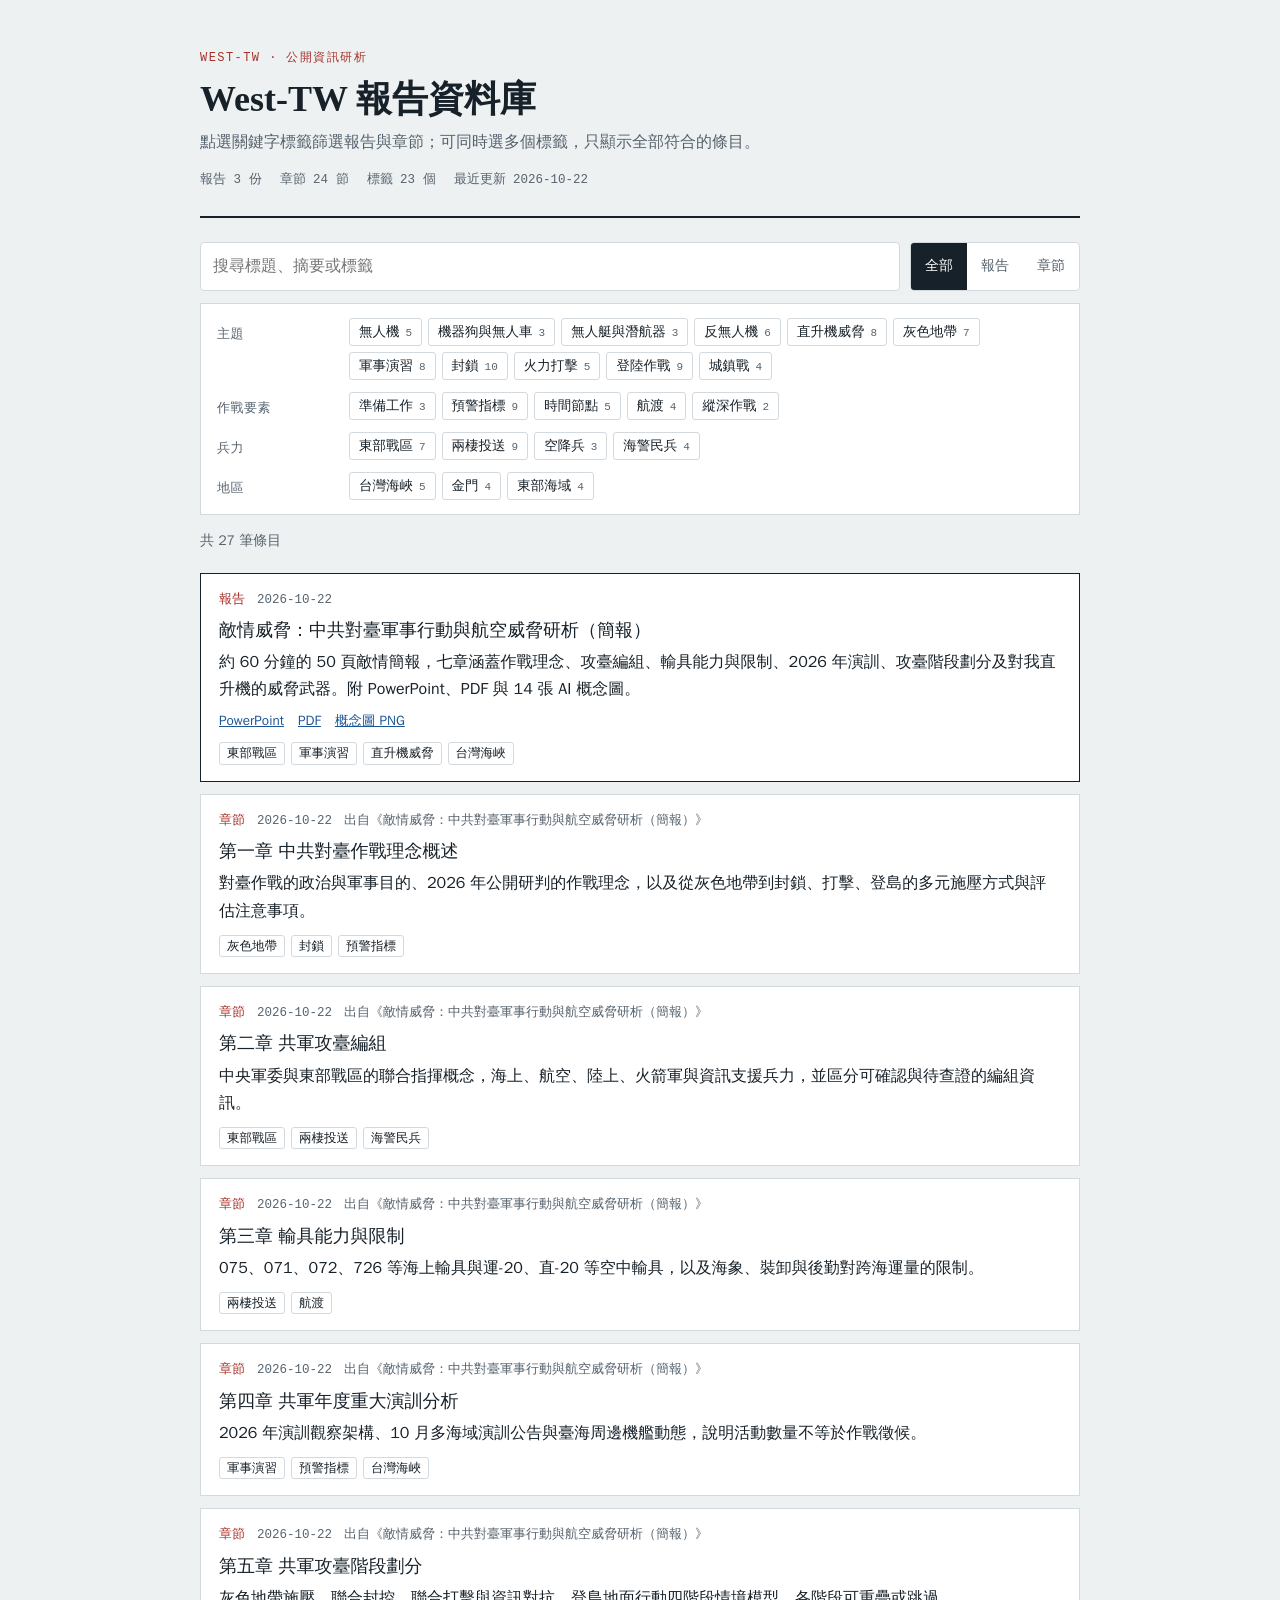
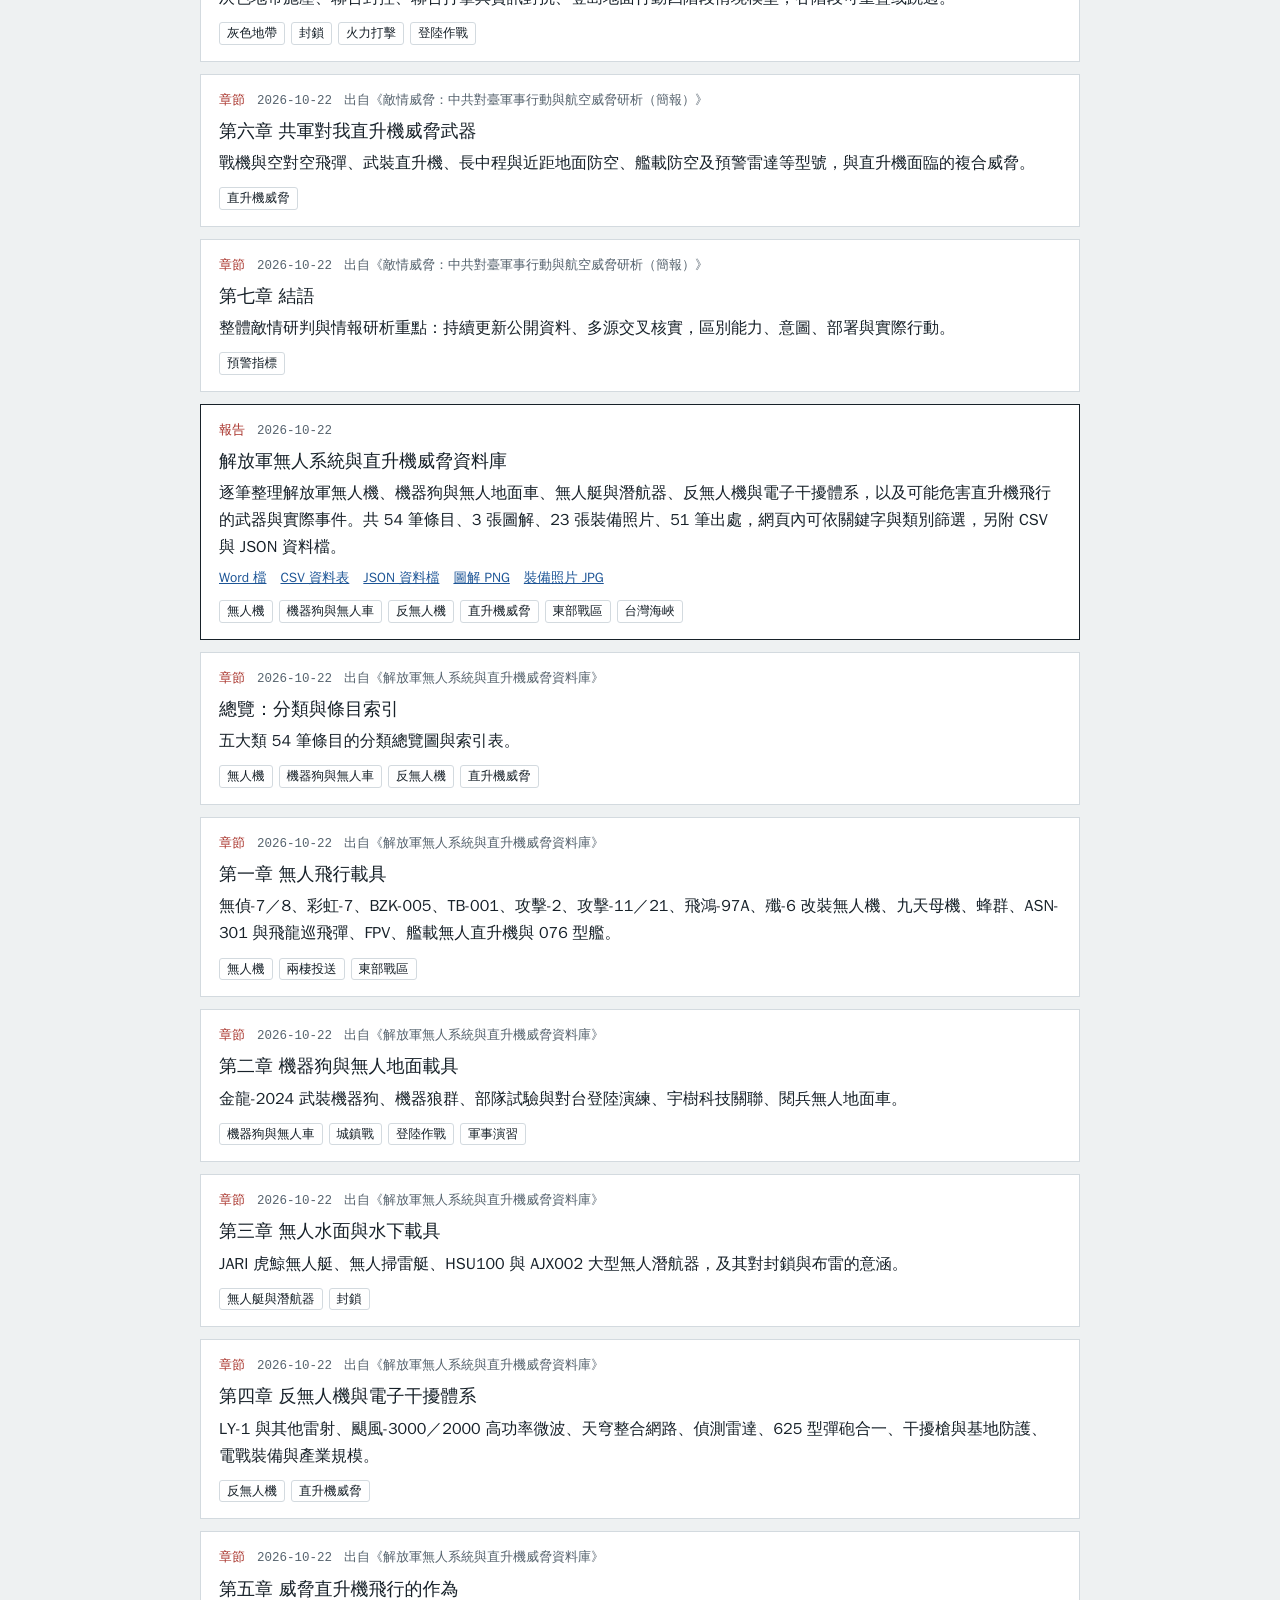
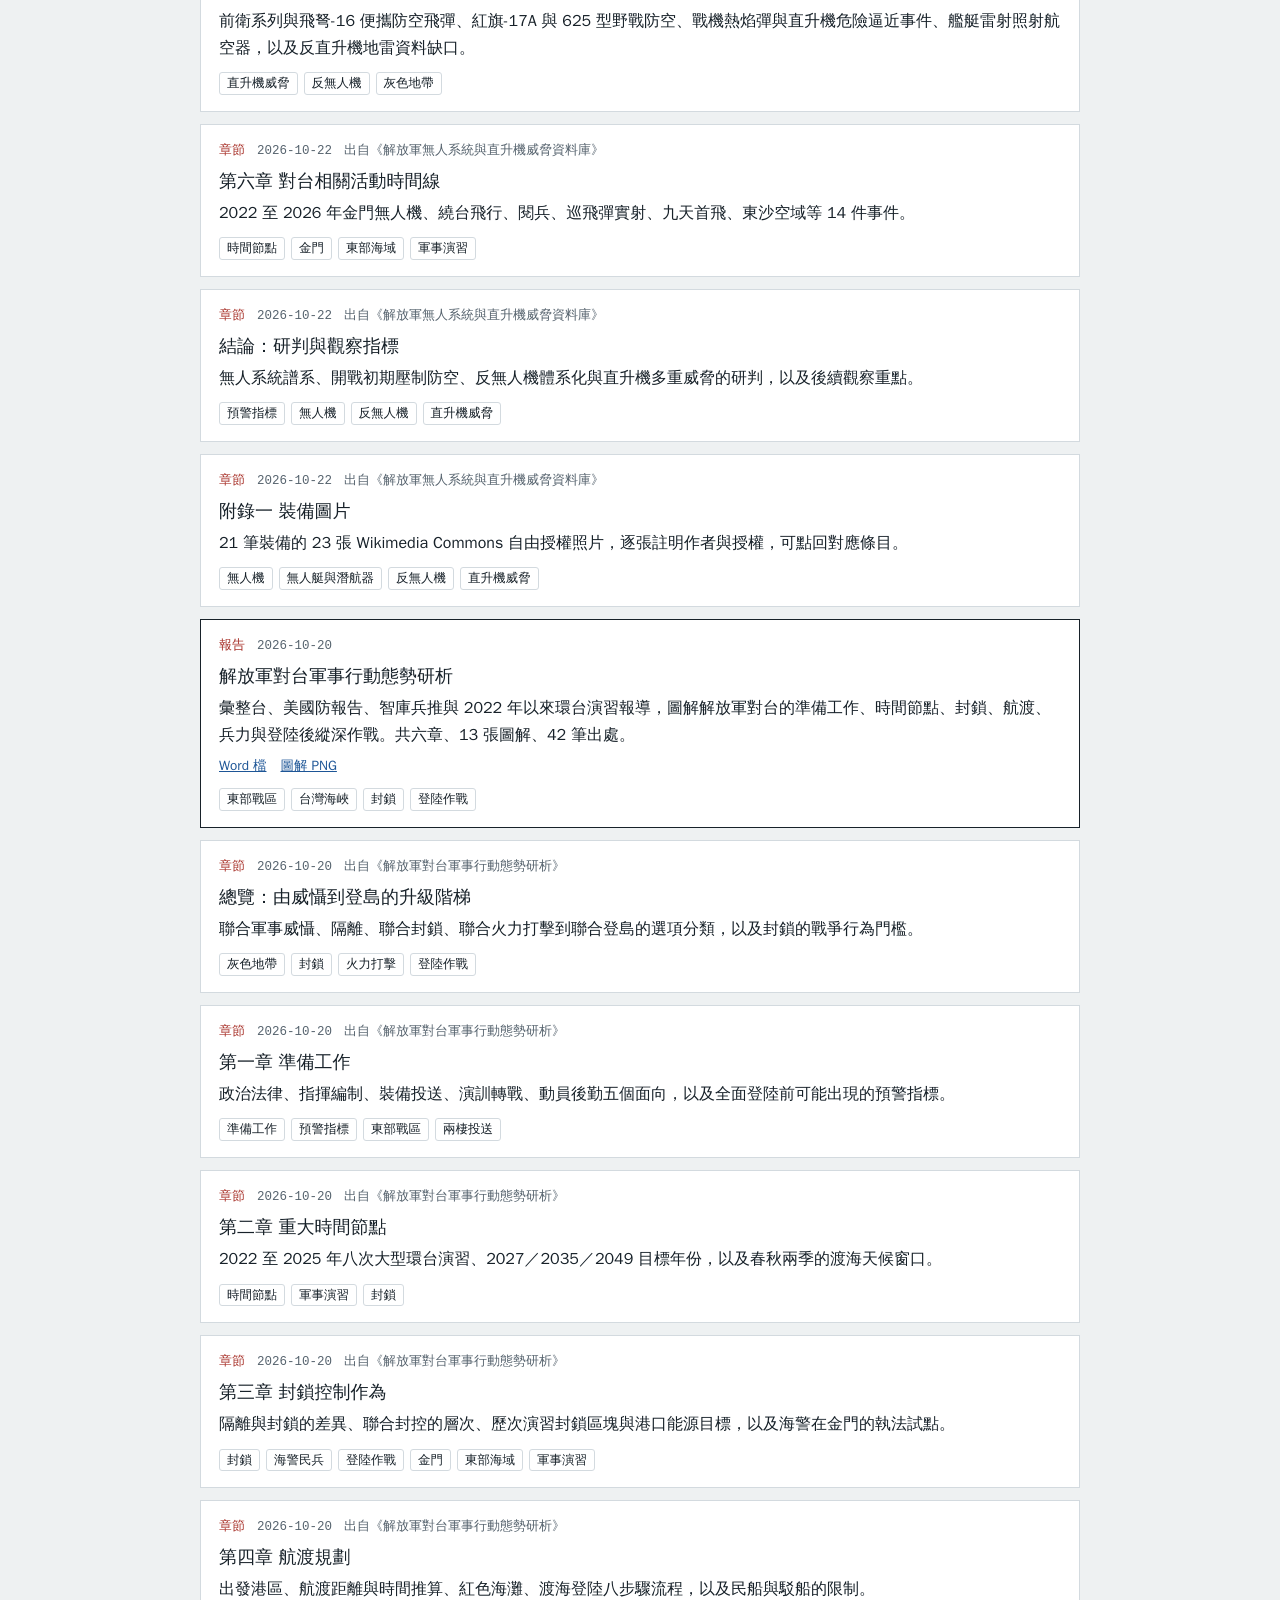
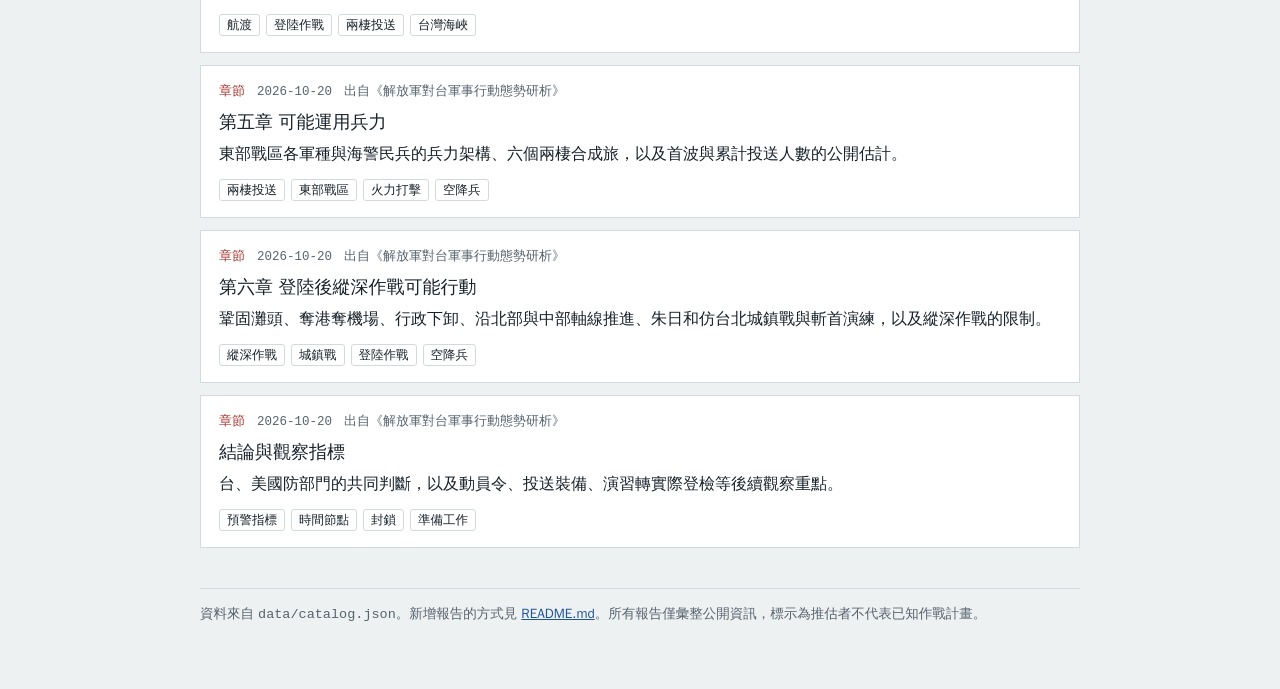
<file: index.html>
<!doctype html>
<html lang="zh-Hant">
<head>
<meta charset="utf-8">
<meta name="viewport" content="width=device-width, initial-scale=1">
<title>West-TW 報告資料庫</title>
<style>
/* Layout: 單欄目錄，上方為搜尋與分組標籤，下方為依日期排列的報告與章節條目 */
:root{
  --bg:#eef1f2; --paper:#ffffff; --ink:#172129; --muted:#56636e; --rule:#d3dadf;
  --accent:#a8322a; --accent-tint:rgba(168,50,42,.10); --tw:#1d5596; --tw-tint:rgba(29,85,150,.10);
  --f-display:"Noto Serif TC","Songti TC","PMingLiU",serif;
  --f-body:"Noto Sans TC","PingFang TC","Microsoft JhengHei","WenQuanYi Zen Hei",sans-serif;
  --f-mono:"IBM Plex Mono",ui-monospace,Menlo,Consolas,monospace;
  color-scheme:light;
}
@media (prefers-color-scheme: dark){:root:not([data-theme="light"]){
  --bg:#0e1316; --paper:#151c21; --ink:#e3e9ed; --muted:#98a5af; --rule:#2b363e;
  --accent:#ec7065; --accent-tint:rgba(236,112,101,.14); --tw:#7eaee9; --tw-tint:rgba(126,174,233,.14); color-scheme:dark}}
:root[data-theme="dark"]{
  --bg:#0e1316; --paper:#151c21; --ink:#e3e9ed; --muted:#98a5af; --rule:#2b363e;
  --accent:#ec7065; --accent-tint:rgba(236,112,101,.14); --tw:#7eaee9; --tw-tint:rgba(126,174,233,.14); color-scheme:dark}
*{box-sizing:border-box}
body{margin:0;background:var(--bg);color:var(--ink);font-family:var(--f-body);font-size:16px;line-height:1.7;
  padding-left:max(16px,env(safe-area-inset-left,0px));padding-right:max(16px,env(safe-area-inset-right,0px));padding-block:0 64px}
.wrap{max-width:880px;margin:0 auto}
header{padding-block:48px 24px;border-bottom:2px solid var(--ink);margin-bottom:24px}
.cls{font-family:var(--f-mono);font-size:12px;letter-spacing:.12em;color:var(--accent);text-transform:uppercase}
h1{font-family:var(--f-display);font-size:clamp(26px,5vw,36px);line-height:1.3;margin:8px 0 6px;text-wrap:balance}
.sub{color:var(--muted);margin:0}
.stats{font-family:var(--f-mono);font-size:12.5px;color:var(--muted);margin-top:14px;display:flex;flex-wrap:wrap;gap:4px 18px;font-variant-numeric:tabular-nums}
a{color:var(--tw)}
.controls{display:grid;gap:12px;margin-bottom:18px}
.search{display:flex;gap:10px;flex-wrap:wrap}
.search input{flex:1 1 260px;min-width:0;font:inherit;padding:10px 12px;border:1px solid var(--rule);border-radius:4px;background:var(--paper);color:var(--ink)}
.seg{display:inline-flex;border:1px solid var(--rule);border-radius:4px;overflow:hidden;background:var(--paper)}
.seg button{font:inherit;font-size:14px;border:0;background:none;color:var(--muted);padding:8px 14px;cursor:pointer}
.seg button[aria-pressed="true"]{background:var(--ink);color:var(--paper)}
.tags{background:var(--paper);border:1px solid var(--rule);padding:14px 16px;display:grid;gap:12px}
.group{display:grid;grid-template-columns:7.5em 1fr;gap:4px 12px;align-items:start}
.group h2{font-size:13px;font-weight:700;color:var(--muted);margin:5px 0 0;letter-spacing:.04em}
.chips{display:flex;flex-wrap:wrap;gap:6px}
.chip{font:inherit;font-size:13.5px;line-height:1;padding:6px 9px;border:1px solid var(--rule);border-radius:3px;background:none;color:var(--ink);cursor:pointer;display:inline-flex;gap:6px;align-items:baseline}
.chip .n{font-family:var(--f-mono);font-size:11px;color:var(--muted);font-variant-numeric:tabular-nums}
.chip:hover{border-color:var(--tw)}
.chip[aria-pressed="true"]{background:var(--tw);border-color:var(--tw);color:var(--paper)}
.chip[aria-pressed="true"] .n{color:var(--paper)}
.chip:disabled{opacity:.35;cursor:default;border-color:var(--rule)}
button:focus-visible,input:focus-visible,a:focus-visible{outline:2px solid var(--accent);outline-offset:2px}
.active{display:flex;flex-wrap:wrap;gap:8px;align-items:center;font-size:14px;color:var(--muted);min-height:28px}
.active .chip{font-size:13px}
.clear{font:inherit;font-size:13.5px;border:0;background:none;color:var(--accent);cursor:pointer;text-decoration:underline;padding:0}
.results{display:grid;gap:12px}
.item{background:var(--paper);border:1px solid var(--rule);padding:16px 18px;display:grid;gap:6px}
.item.report{border-color:var(--ink);border-width:1.5px}
.meta{display:flex;flex-wrap:wrap;gap:4px 12px;font-size:12.5px;color:var(--muted);font-family:var(--f-mono)}
.kind{color:var(--accent);font-weight:500}
.item h3{margin:0;font-size:18px;line-height:1.45}
.item h3 a{color:var(--ink);text-decoration:none}
.item h3 a:hover{color:var(--tw);text-decoration:underline}
.item p{margin:0;color:var(--ink)}
.files{font-size:13.5px;display:flex;flex-wrap:wrap;gap:4px 14px}
.item .chips{margin-top:4px}
.item .chip{font-size:12.5px;padding:4px 7px}
.empty{color:var(--muted);padding:24px 0}
footer{margin-top:40px;color:var(--muted);font-size:13.5px;border-top:1px solid var(--rule);padding-top:14px}
@media (max-width:560px){.group{grid-template-columns:1fr}}
</style>
</head>
<body>
<div class="wrap">
<header>
  <div class="cls">West-TW · 公開資訊研析</div>
  <h1>West-TW 報告資料庫</h1>
  <p class="sub">點選關鍵字標籤篩選報告與章節；可同時選多個標籤，只顯示全部符合的條目。</p>
  <div class="stats" id="stats"></div>
</header>

<noscript><p>此頁需要啟用 JavaScript 才能篩選。報告列表請見 <a href="README.md">README.md</a>。</p></noscript>

<section class="controls" aria-label="篩選">
  <div class="search">
    <input id="q" type="search" placeholder="搜尋標題、摘要或標籤" aria-label="搜尋">
    <div class="seg" role="group" aria-label="條目類型">
      <button type="button" data-kind="all" aria-pressed="true">全部</button>
      <button type="button" data-kind="report" aria-pressed="false">報告</button>
      <button type="button" data-kind="section" aria-pressed="false">章節</button>
    </div>
  </div>
  <div class="tags" id="tags"></div>
  <div class="active" id="active" aria-live="polite"></div>
</section>

<section class="results" id="results" aria-label="結果"></section>

<footer>
  資料來自 <code>data/catalog.json</code>。新增報告的方式見 <a href="README.md">README.md</a>。所有報告僅彙整公開資訊，標示為推估者不代表已知作戰計畫。
</footer>
</div>

<script src="data/catalog.js?v=dd23222007"></script>
<script>
(function () {
  var cat = window.WEST_TW_CATALOG;
  var resEl = document.getElementById('results');
  if (!cat) { resEl.innerHTML = '<p class="empty">找不到 data/catalog.js，請先執行 python3 tools/build_catalog.py。</p>'; return; }

  // Flatten reports and their sections into one list of filterable entries.
  // A report matches on its own tags plus every section's tags, but its card shows only its own.
  var items = [];
  cat.reports.forEach(function (r) {
    items.push({ kind: 'report', title: r.title, date: r.date, summary: r.summary, show: r.tags, tags: uniq(r.tags.concat.apply(r.tags, (r.sections || []).map(function (s) { return s.tags; }))), href: r.path, files: r.files || [], report: r });
    (r.sections || []).forEach(function (s) {
      items.push({ kind: 'section', title: s.title, date: r.date, summary: s.summary, tags: s.tags, show: s.tags, href: r.path + '#' + s.anchor, report: r });
    });
  });

  var groups = [];
  var known = {};
  Object.keys(cat.tag_groups).forEach(function (g) { groups.push({ name: g, tags: cat.tag_groups[g] }); cat.tag_groups[g].forEach(function (t) { known[t] = 1; }); });
  var other = uniq([].concat.apply([], items.map(function (i) { return i.tags; }))).filter(function (t) { return !known[t]; });
  if (other.length) groups.push({ name: '其他', tags: other });

  var state = { tags: [], q: '', kind: 'all' };
  readHash();

  var qEl = document.getElementById('q');
  qEl.value = state.q;
  qEl.addEventListener('input', function () { state.q = qEl.value.trim(); render(); });
  Array.prototype.forEach.call(document.querySelectorAll('.seg button'), function (b) {
    b.addEventListener('click', function () { state.kind = b.getAttribute('data-kind'); render(); });
  });
  document.addEventListener('click', function (e) {
    var t = e.target.closest('[data-tag]');
    if (t && !t.disabled) { toggle(t.getAttribute('data-tag')); }
    if (e.target.closest('.clear')) { state.tags = []; render(); }
  });
  window.addEventListener('hashchange', function () { readHash(); qEl.value = state.q; render(); });

  var stats = document.getElementById('stats');
  var allTags = uniq([].concat.apply([], items.map(function (i) { return i.tags; })));
  stats.innerHTML = '<span>報告 ' + cat.reports.length + ' 份</span><span>章節 ' + (items.length - cat.reports.length) + ' 節</span><span>標籤 ' + allTags.length + ' 個</span><span>最近更新 ' + (cat.reports[0] ? cat.reports[0].date : '—') + '</span>';

  render();

  function matches(i, tags) {
    if (state.kind !== 'all' && i.kind !== state.kind) return false;
    for (var k = 0; k < tags.length; k++) if (i.tags.indexOf(tags[k]) < 0) return false;
    if (state.q) {
      var hay = (i.title + ' ' + i.summary + ' ' + i.tags.join(' ') + ' ' + i.report.title).toLowerCase();
      if (hay.indexOf(state.q.toLowerCase()) < 0) return false;
    }
    return true;
  }

  function render() {
    writeHash();
    Array.prototype.forEach.call(document.querySelectorAll('.seg button'), function (b) { b.setAttribute('aria-pressed', String(b.getAttribute('data-kind') === state.kind)); });
    var shown = items.filter(function (i) { return matches(i, state.tags); });

    // Tag panel: count how many shown entries carry each tag; a tag that would leave nothing is disabled.
    document.getElementById('tags').innerHTML = groups.map(function (g) {
      return '<div class="group"><h2>' + esc(g.name) + '</h2><div class="chips">' + g.tags.map(function (t) {
        var on = state.tags.indexOf(t) >= 0;
        var n = on ? shown.length : shown.filter(function (i) { return i.tags.indexOf(t) >= 0; }).length;
        return '<button type="button" class="chip" data-tag="' + esc(t) + '" aria-pressed="' + on + '"' + (!on && !n ? ' disabled' : '') + '>' + esc(t) + '<span class="n">' + n + '</span></button>';
      }).join('') + '</div></div>';
    }).join('');

    var act = document.getElementById('active');
    act.innerHTML = state.tags.length
      ? '已選：' + state.tags.map(function (t) { return '<button type="button" class="chip" data-tag="' + esc(t) + '" aria-pressed="true">' + esc(t) + ' ✕</button>'; }).join('') + '<button type="button" class="clear">清除全部</button><span>符合 ' + shown.length + ' 筆</span>'
      : '<span>共 ' + shown.length + ' 筆條目</span>';

    resEl.innerHTML = shown.length ? shown.map(card).join('') : '<p class="empty">沒有同時符合這些條件的條目，試著移除一個標籤。</p>';
  }

  function card(i) {
    var meta = '<div class="meta"><span class="kind">' + (i.kind === 'report' ? '報告' : '章節') + '</span><span>' + esc(i.date) + '</span>' + (i.kind === 'section' ? '<span>出自《' + esc(i.report.title) + '》</span>' : '') + '</div>';
    var files = i.kind === 'report' && i.files.length ? '<div class="files">' + i.files.map(function (f) { return '<a href="' + esc(f.path) + '">' + esc(f.label) + '</a>'; }).join('') + '</div>' : '';
    var tags = '<div class="chips">' + i.show.map(function (t) { return '<button type="button" class="chip" data-tag="' + esc(t) + '" aria-pressed="' + (state.tags.indexOf(t) >= 0) + '">' + esc(t) + '</button>'; }).join('') + '</div>';
    return '<article class="item ' + i.kind + '">' + meta + '<h3><a href="' + esc(i.href) + '">' + esc(i.title) + '</a></h3><p>' + esc(i.summary) + '</p>' + files + tags + '</article>';
  }

  function toggle(t) {
    var k = state.tags.indexOf(t);
    if (k >= 0) state.tags.splice(k, 1); else state.tags.push(t);
    render();
  }
  function readHash() {
    var h = decodeURIComponent(location.hash.slice(1));
    state.tags = []; state.q = '';
    h.split('&').forEach(function (p) {
      var kv = p.split('=');
      if (kv[0] === 't' && kv[1]) state.tags = kv[1].split(',').filter(Boolean);
      if (kv[0] === 'q' && kv[1]) state.q = kv[1];
    });
  }
  function writeHash() {
    var parts = [];
    if (state.tags.length) parts.push('t=' + state.tags.join(','));
    if (state.q) parts.push('q=' + state.q);
    var h = parts.length ? '#' + encodeURIComponent(parts.join('&')).replace(/%3D/g, '=').replace(/%26/g, '&').replace(/%2C/g, ',') : '';
    if (h !== location.hash) { try { history.replaceState(null, '', h || location.pathname + location.search); } catch (e) {} }
  }
  function uniq(a) { return a.filter(function (x, k) { return a.indexOf(x) === k; }); }
  function esc(s) { return String(s).replace(/[&<>"']/g, function (c) { return { '&': '&amp;', '<': '&lt;', '>': '&gt;', '"': '&quot;', "'": '&#39;' }[c]; }); }
})();
</script>
</body>
</html>
</file>
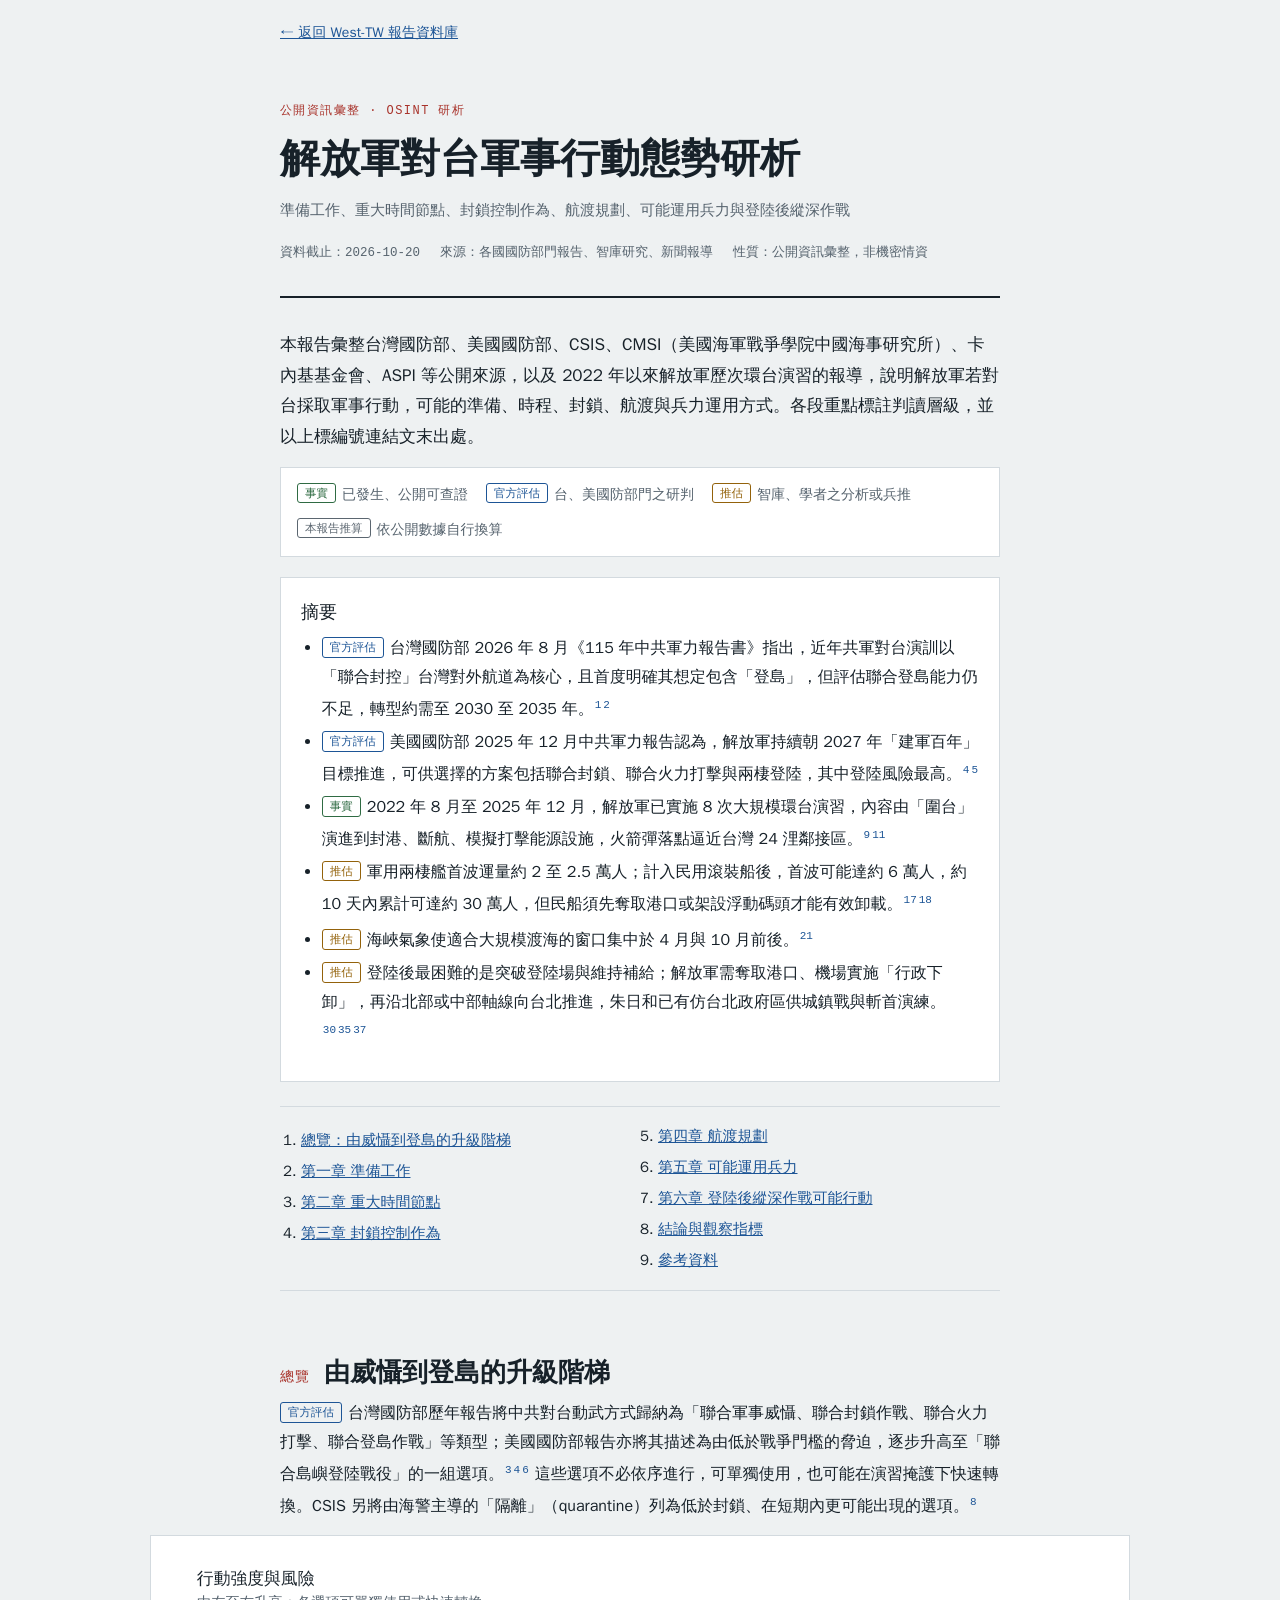
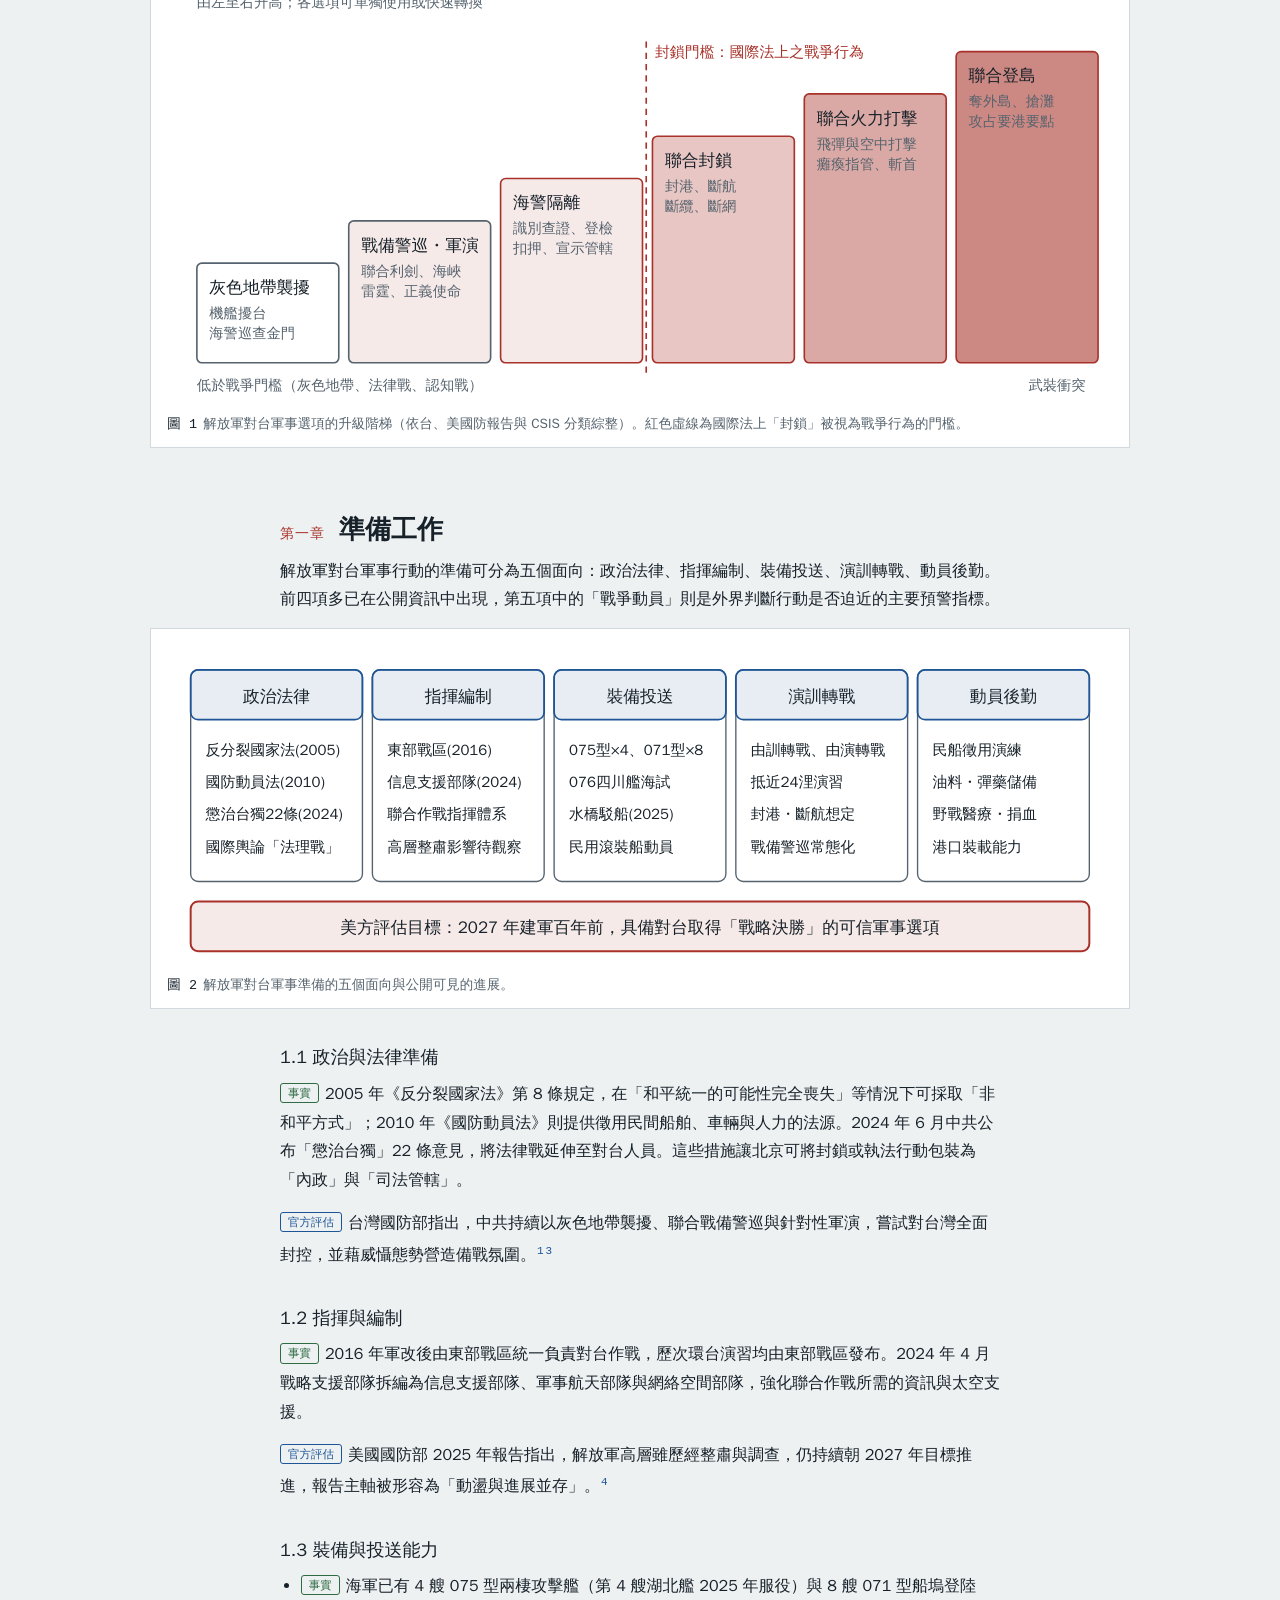
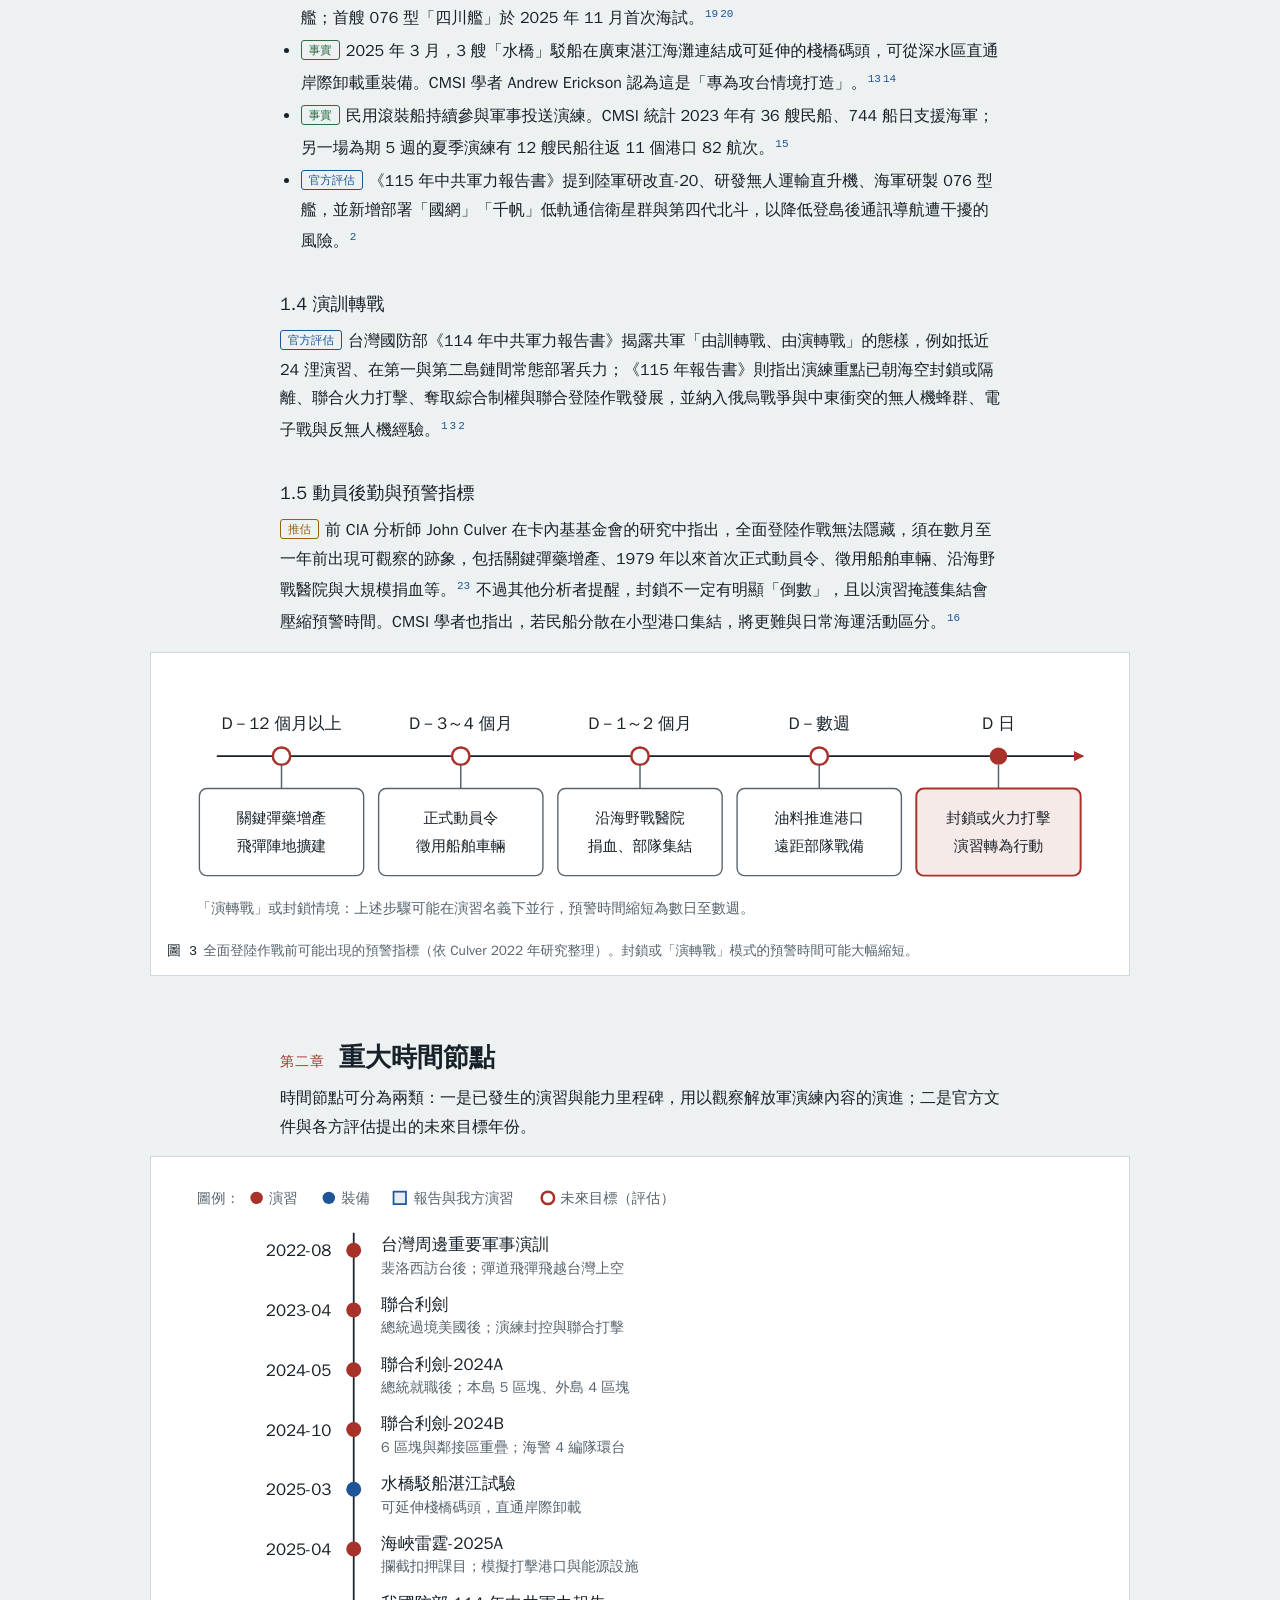
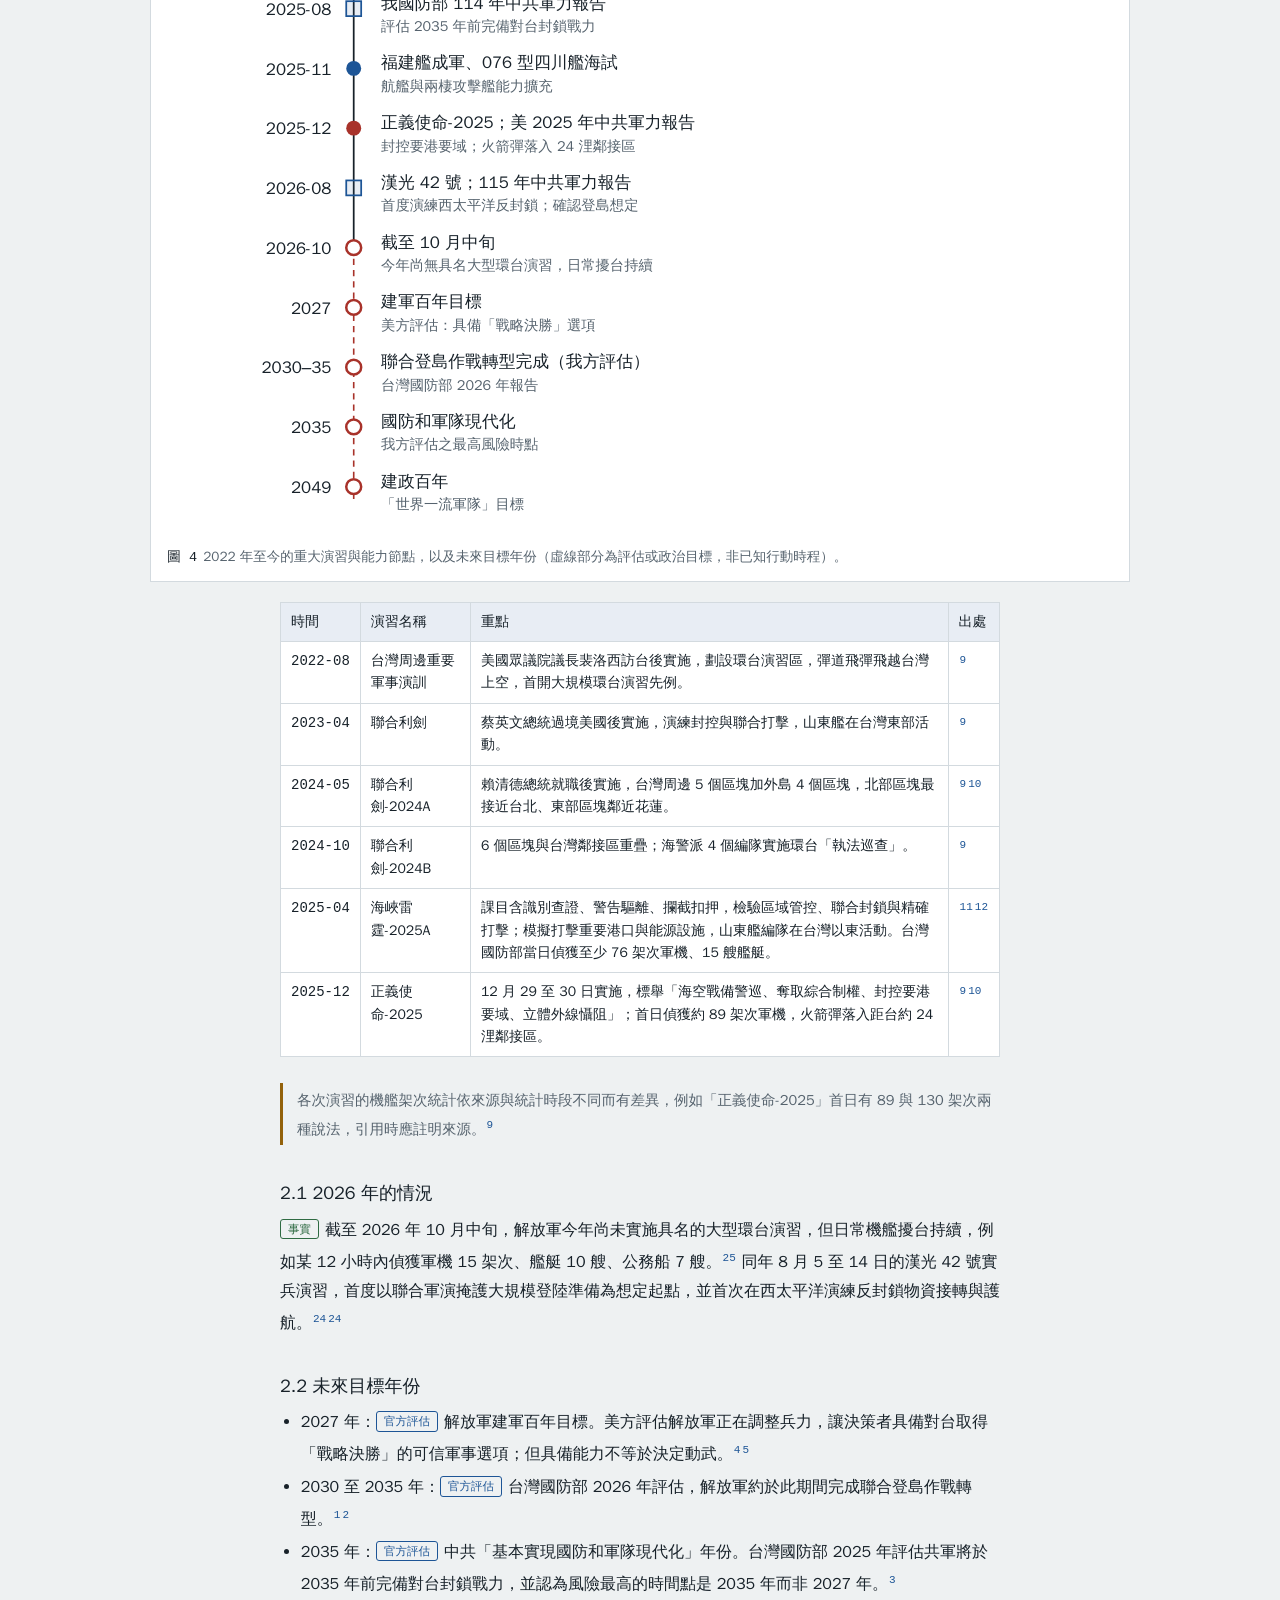
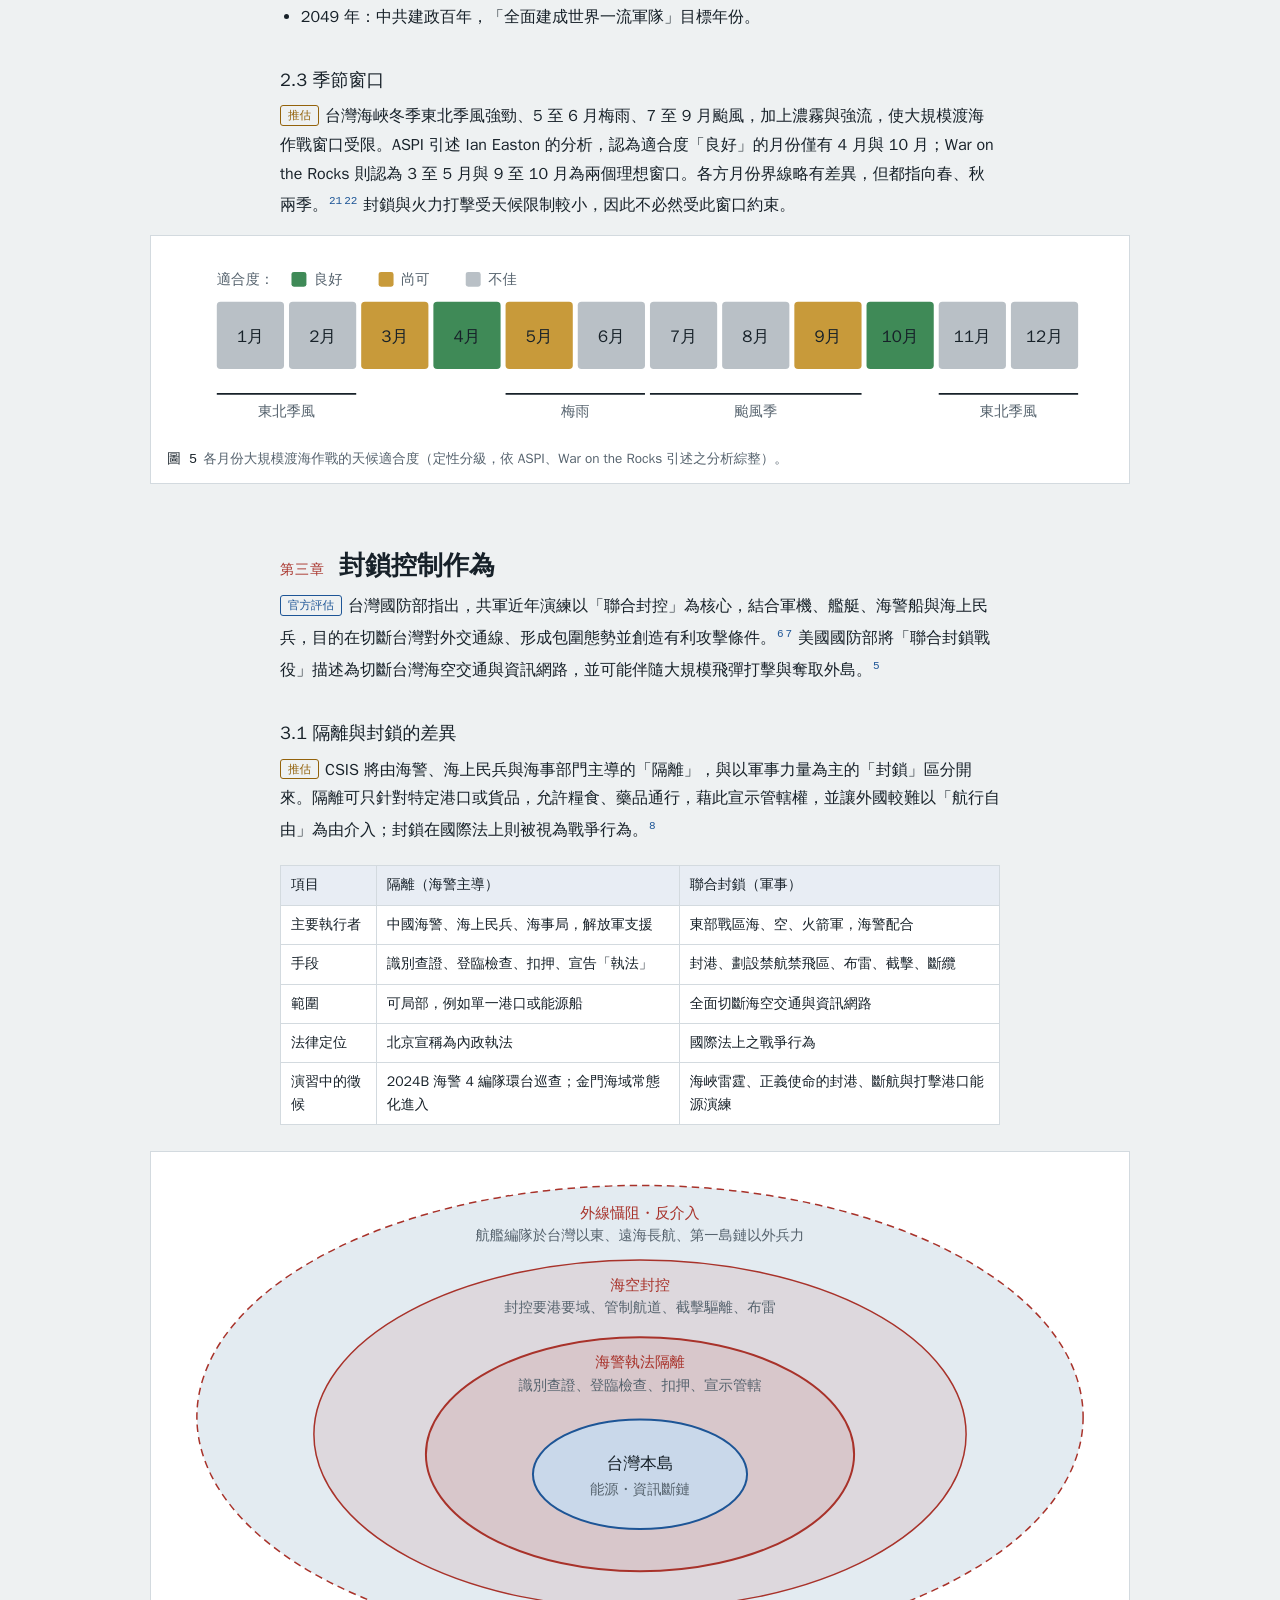
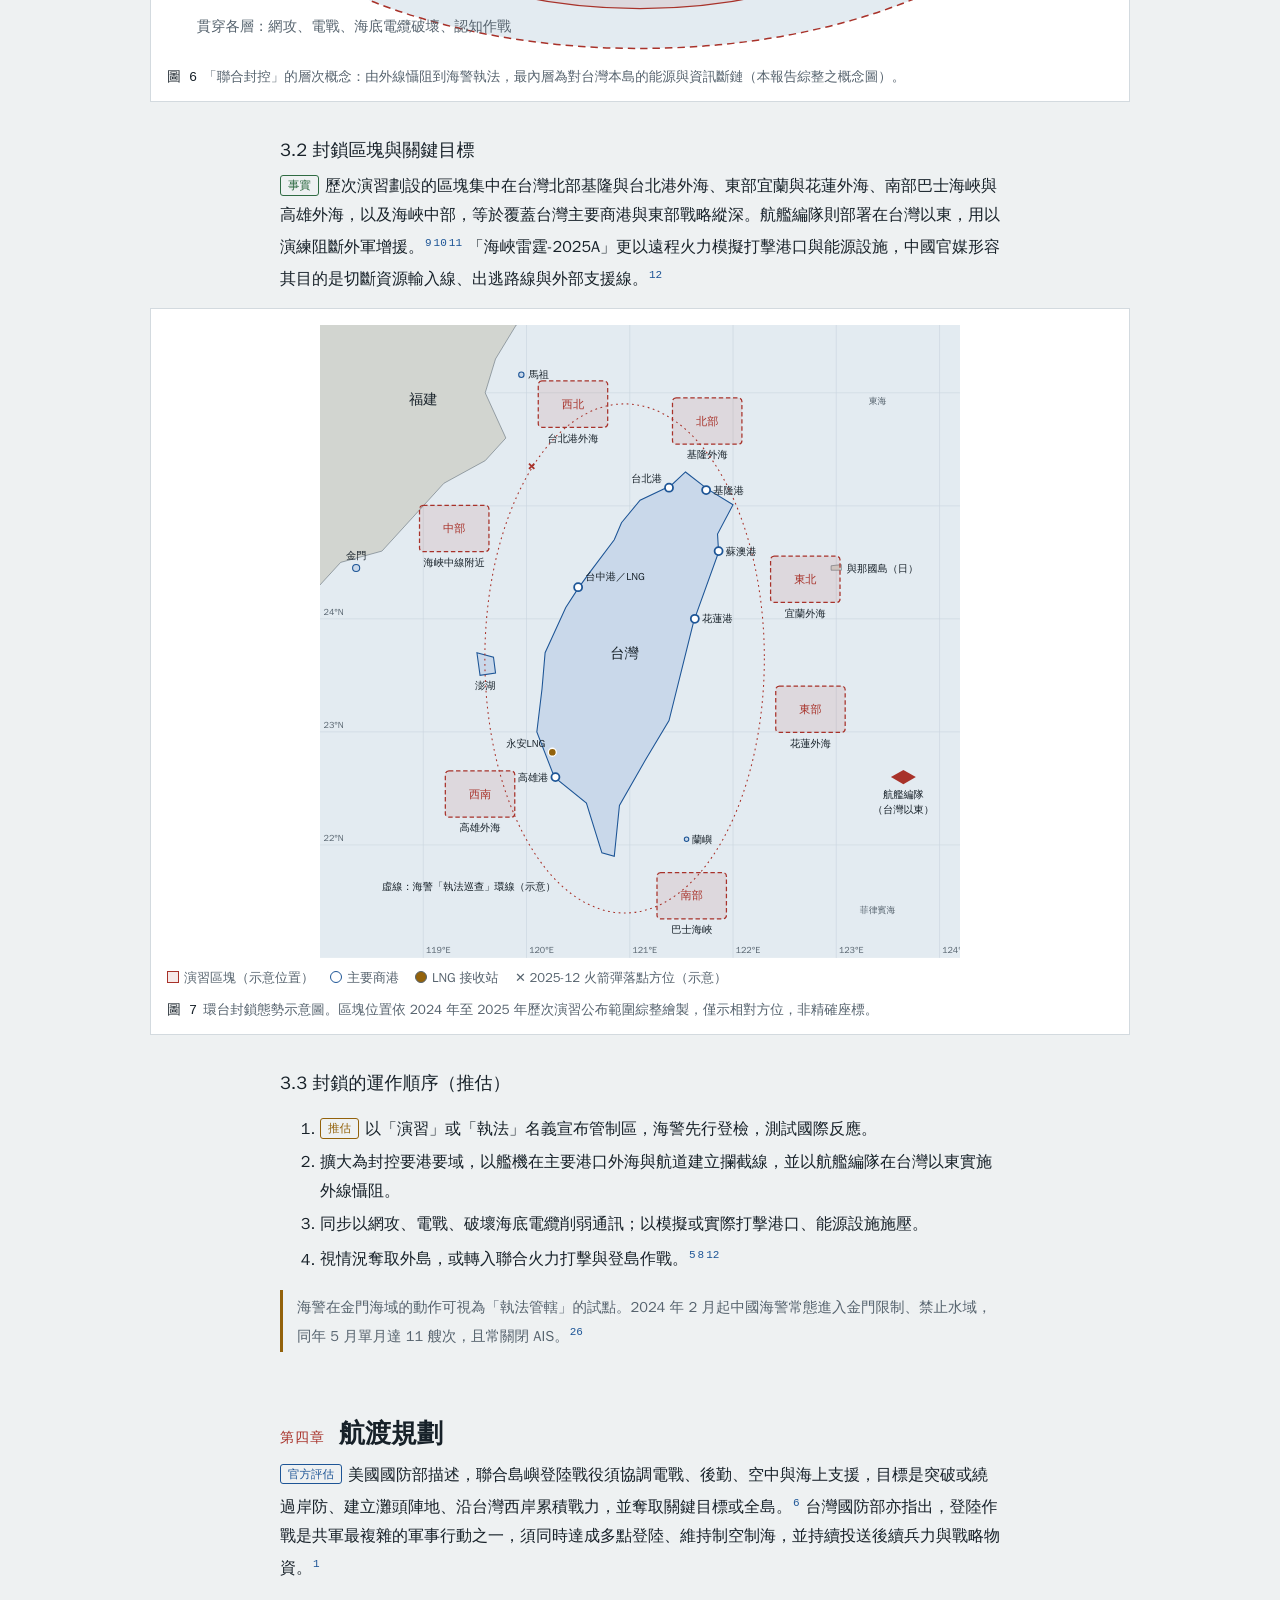
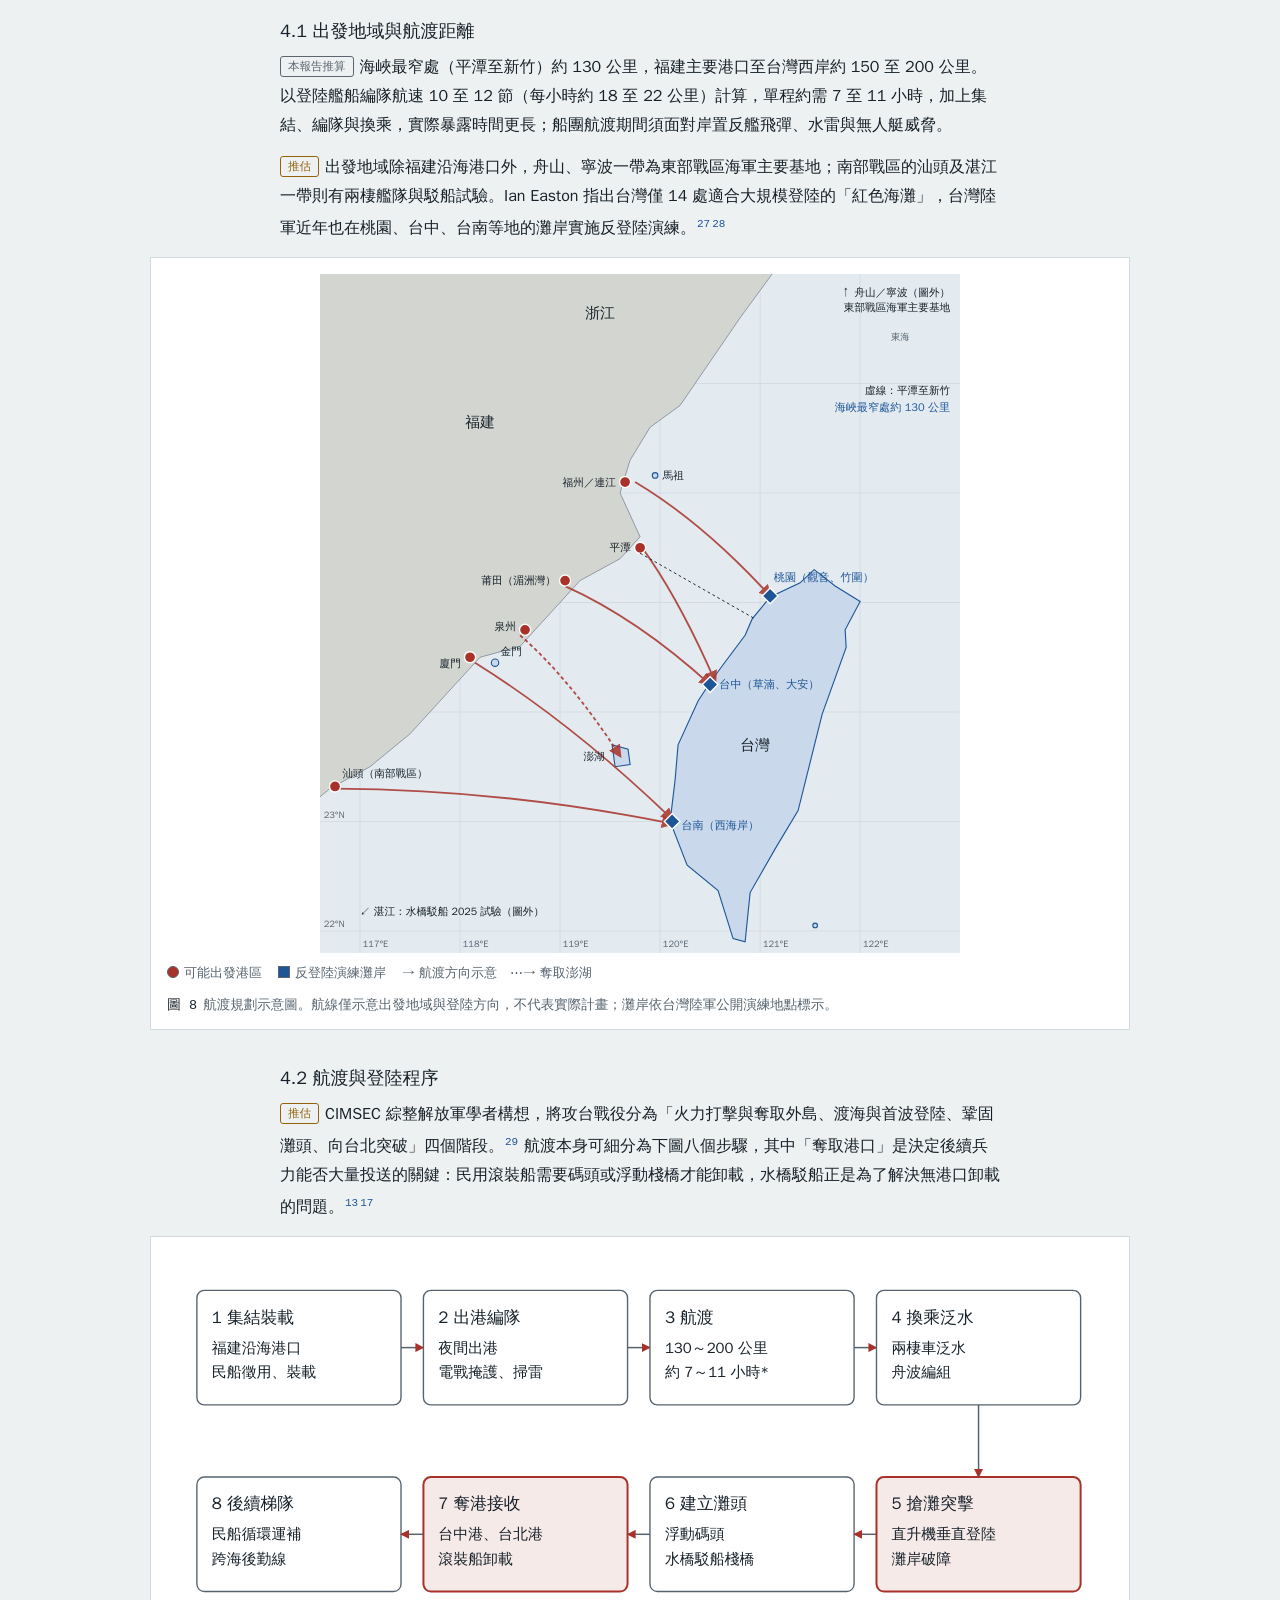
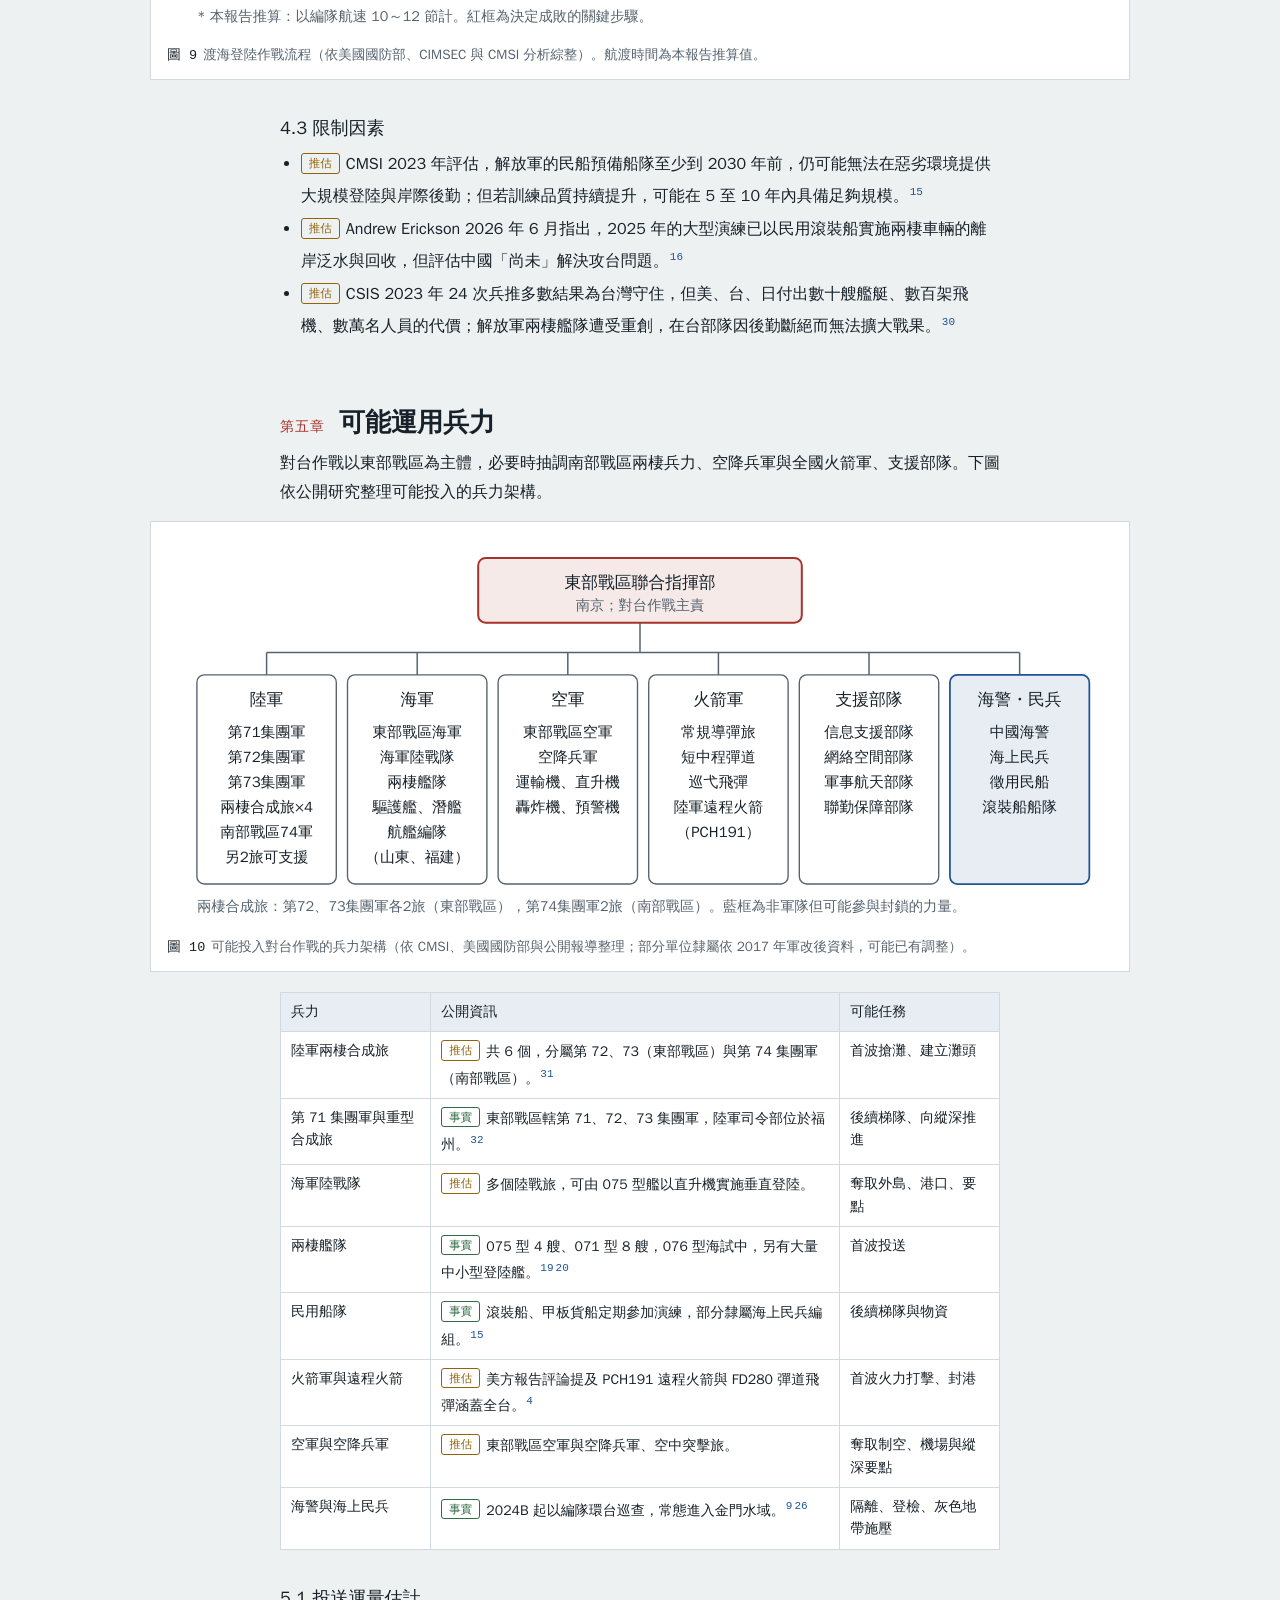
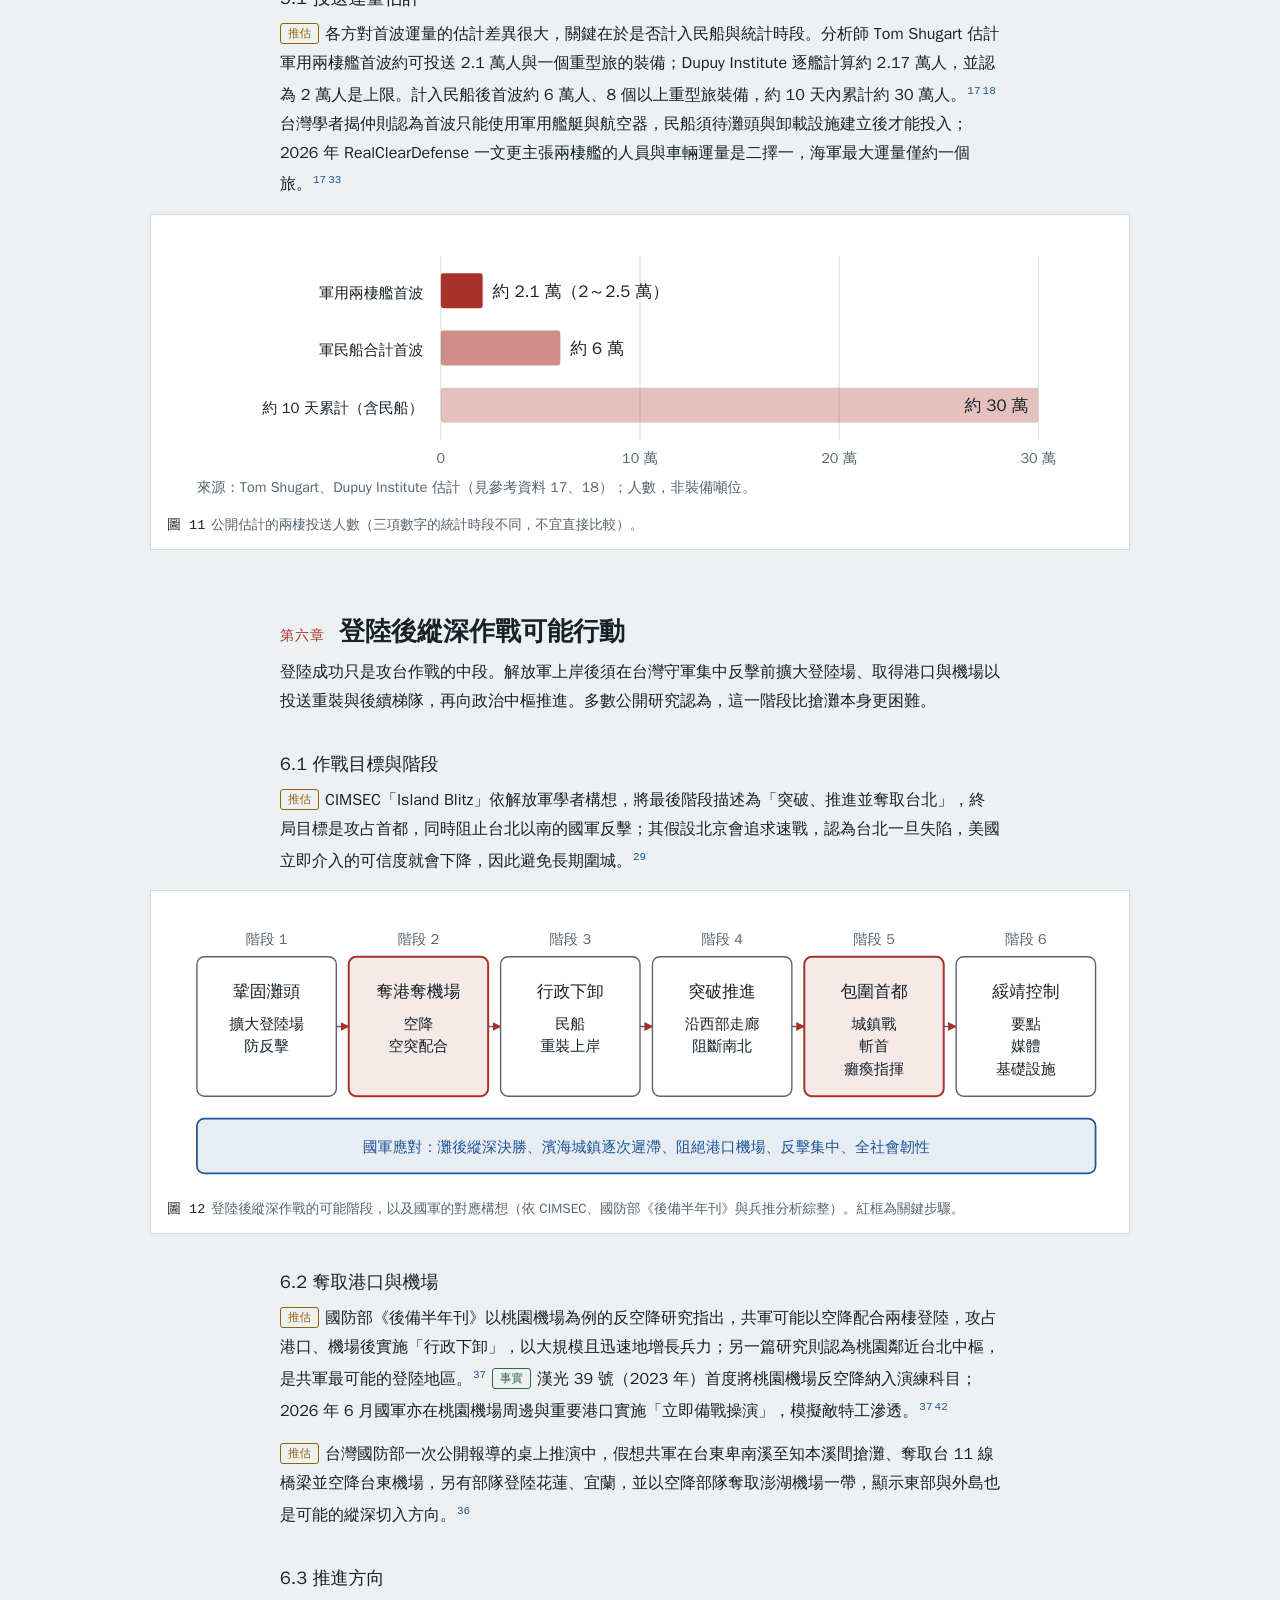
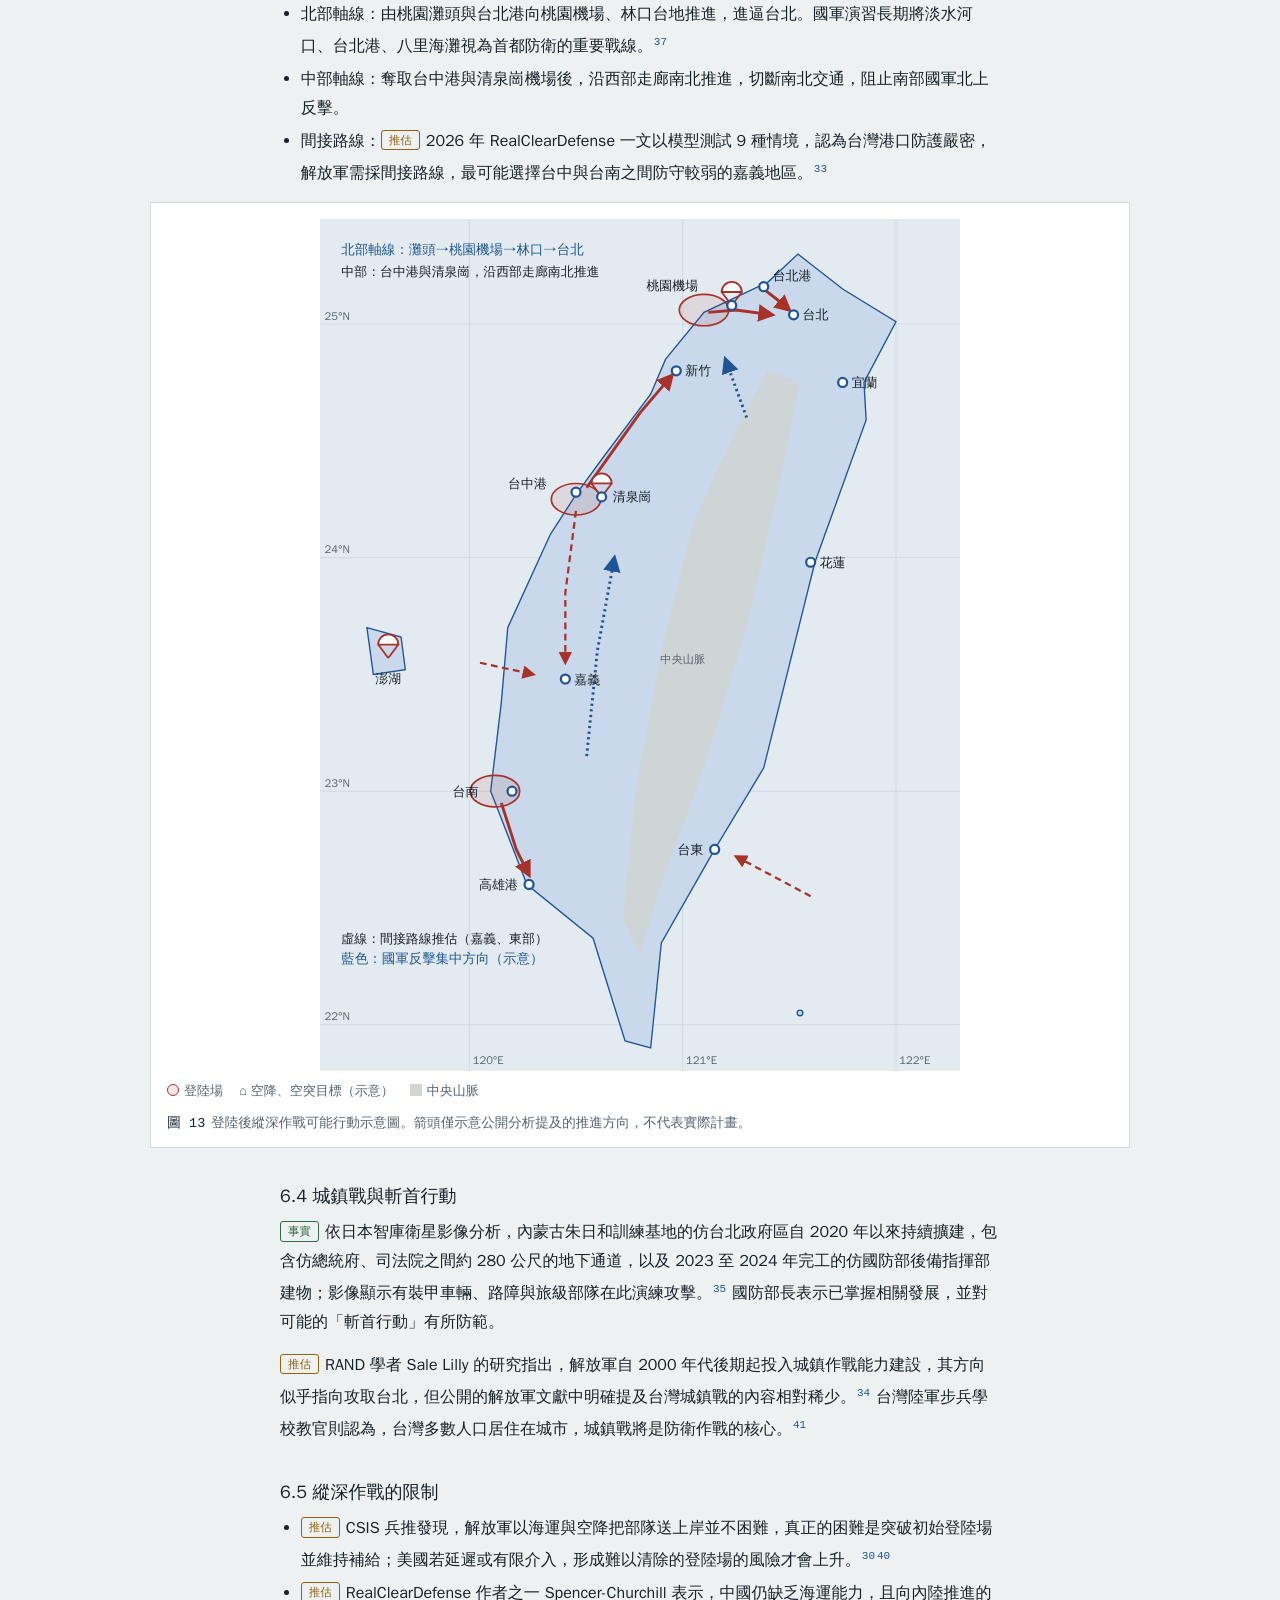
<file: reports/2026-10-pla-taiwan/index.html>
<!doctype html>
<html lang="zh-Hant">
<head>
<meta charset="utf-8">
<meta name="viewport" content="width=device-width, initial-scale=1">
<title>解放軍犯台態勢研析</title>
<style>
/* Layout: 單欄參謀研析文件，圖解可較正文寬；左側章節編號為真實章序 */
:root{
  --bg:#eef1f2; --paper:#ffffff; --ink:#172129; --muted:#56636e; --rule:#d3dadf;
  --accent:#a8322a; --accent-tint:rgba(168,50,42,.10); --tw:#1d5596; --tw-tint:rgba(29,85,150,.10);
  --sea:#e3ebf1; --land-cn:#d2d5d0; --land-tw:#c9d8ea; --grid:#cad6df;
  --fact:#2f6b43; --off:#1d5596; --est:#93620b; --calc:#5b6670;
  --good:#3f8a57; --fair:#c89a3a; --poor:#b9c0c6;
  --f-display:"Noto Serif TC","Songti TC","PMingLiU",serif;
  --f-body:"Noto Sans TC","PingFang TC","Microsoft JhengHei","WenQuanYi Zen Hei",sans-serif;
  --f-mono:"IBM Plex Mono",ui-monospace,Menlo,monospace;
}
@media (prefers-color-scheme: dark){:root:not([data-theme="light"]){
  --bg:#0e1316; --paper:#151c21; --ink:#e3e9ed; --muted:#98a5af; --rule:#2b363e;
  --accent:#ec7065; --accent-tint:rgba(236,112,101,.14); --tw:#7eaee9; --tw-tint:rgba(126,174,233,.14);
  --sea:#122029; --land-cn:#2a302d; --land-tw:#233a55; --grid:#22323d;
  --fact:#72c08d; --off:#7eaee9; --est:#e0b259; --calc:#a3adb5;
  --good:#58a872; --fair:#c8a24f; --poor:#3a454d; color-scheme:dark}}
:root[data-theme="dark"]{
  --bg:#0e1316; --paper:#151c21; --ink:#e3e9ed; --muted:#98a5af; --rule:#2b363e;
  --accent:#ec7065; --accent-tint:rgba(236,112,101,.14); --tw:#7eaee9; --tw-tint:rgba(126,174,233,.14);
  --sea:#122029; --land-cn:#2a302d; --land-tw:#233a55; --grid:#22323d;
  --fact:#72c08d; --off:#7eaee9; --est:#e0b259; --calc:#a3adb5;
  --good:#58a872; --fair:#c8a24f; --poor:#3a454d; color-scheme:dark}
*{box-sizing:border-box}
body{background:var(--bg);color:var(--ink);font-family:var(--f-body);font-size:16px;line-height:1.8;
  padding-left:max(16px,env(safe-area-inset-left,0px));padding-right:max(16px,env(safe-area-inset-right,0px));padding-block:0 64px}
.doc{max-width:980px;margin:0 auto}
.col{max-width:720px;margin:0 auto}
header.cover{padding-block:56px 32px;border-bottom:2px solid var(--ink);max-width:720px;margin:0 auto 32px}
.cls{font-family:var(--f-mono);font-size:12px;letter-spacing:.12em;color:var(--accent);text-transform:uppercase}
h1{font-family:var(--f-display);font-size:clamp(28px,5vw,40px);line-height:1.3;margin:10px 0 12px;text-wrap:balance}
.sub{color:var(--muted);font-size:15px;margin:0}
.meta{font-family:var(--f-mono);font-size:12.5px;color:var(--muted);margin-top:18px;display:flex;flex-wrap:wrap;gap:6px 20px}
h2{font-family:var(--f-display);font-size:26px;line-height:1.4;margin:64px 0 8px;text-wrap:balance;display:flex;gap:14px;align-items:baseline}
h2 .no{font-family:var(--f-mono);font-size:14px;font-weight:500;color:var(--accent);letter-spacing:.06em;flex:none}
h3{font-size:18px;font-weight:700;margin:32px 0 6px}
p{margin:0 0 14px}
.lead{font-size:17px}
ul{margin:0 0 14px;padding-left:1.3em}
li{margin:4px 0}
a{color:var(--tw)}
sup a{font-family:var(--f-mono);font-size:11px;text-decoration:none;padding:0 1px}
.tag{display:inline-block;font-size:11.5px;font-weight:500;line-height:1;padding:4px 7px 3px;border-radius:3px;border:1px solid currentColor;margin-right:6px;vertical-align:2px;white-space:nowrap}
.tag.fact{color:var(--fact)} .tag.off{color:var(--off)} .tag.est{color:var(--est)} .tag.calc{color:var(--calc)}
.legend{display:flex;flex-wrap:wrap;gap:10px 18px;font-size:14px;color:var(--muted);padding:14px 16px;border:1px solid var(--rule);background:var(--paper)}
.toc{border-top:1px solid var(--rule);border-bottom:1px solid var(--rule);padding-block:16px;margin:24px 0}
.toc ol{margin:0;padding-left:1.4em;columns:2 260px;font-size:15px}
.keypts{background:var(--paper);border:1px solid var(--rule);padding:18px 20px;margin:20px 0}
.keypts h3{margin-top:0}
figure{margin:28px 0 32px;background:var(--paper);border:1px solid var(--rule);padding:16px 16px 12px}
figure .scroll{overflow-x:auto}
figure svg{display:block;width:100%;min-width:560px;height:auto}
figure.map svg{min-width:0;max-width:640px;margin:0 auto}
figcaption{font-size:13.5px;color:var(--muted);margin-top:10px;line-height:1.6}
figcaption b{color:var(--ink);font-family:var(--f-mono);font-weight:500;margin-right:6px}
.tbl{overflow-x:auto;margin:20px 0 26px}
table{border-collapse:collapse;width:100%;font-size:14px;line-height:1.6;background:var(--paper)}
th,td{border:1px solid var(--rule);padding:8px 10px;text-align:left;vertical-align:top}
th{background:var(--tw-tint);font-weight:700;white-space:nowrap}
td.num{font-family:var(--f-mono);font-variant-numeric:tabular-nums;white-space:nowrap}
.note{border-left:3px solid var(--est);padding:4px 0 4px 14px;color:var(--muted);font-size:14.5px;margin:16px 0}
ol.refs{font-size:13.5px;line-height:1.65;padding-left:2.4em}
ol.refs li{margin:6px 0;word-break:break-word}
.maplegend{display:flex;flex-wrap:wrap;gap:6px 16px;font-size:13px;color:var(--muted);margin-top:8px}
.sw{display:inline-block;width:12px;height:12px;vertical-align:-1px;margin-right:5px;border:1px solid var(--muted)}
/* SVG */
svg text{font-family:var(--f-body)}
.sea{fill:var(--sea)} .cn{fill:var(--land-cn);stroke:var(--muted);stroke-width:.6} .tw{fill:var(--land-tw);stroke:var(--tw);stroke-width:1.2} .jp{fill:var(--land-cn);stroke:var(--muted);stroke-width:.6}
.grid{stroke:var(--grid);stroke-width:.7}
.m-g{font-size:10px;fill:var(--muted)} .m-s{font-size:11.5px;fill:var(--ink)} .m-t{font-size:12px;fill:var(--ink)}
.m-b{font-size:16px;font-weight:700;fill:var(--ink)} .m-z{font-size:12.5px;font-weight:700;fill:var(--accent)} .m-r{font-size:12px;font-weight:700;fill:var(--tw)}
.zone{fill:var(--accent-tint);stroke:var(--accent);stroke-width:1.4;stroke-dasharray:5 3}
.ccg{fill:none;stroke:var(--accent);stroke-width:1.2;stroke-dasharray:2 4}
.cv{fill:var(--accent)} .impact{stroke:var(--accent);stroke-width:2;fill:none}
.port{fill:var(--paper);stroke:var(--tw);stroke-width:2} .energy{fill:var(--est);stroke:var(--paper);stroke-width:1.5}
.emb{fill:var(--accent);stroke:var(--paper);stroke-width:1.5}
.beach{fill:var(--tw);stroke:var(--paper);stroke-width:1.5}
.lane{fill:none;stroke:var(--accent);stroke-width:2;opacity:.85} .lane-P{stroke-dasharray:4 3} .ahead{fill:var(--accent)}
.meas{stroke:var(--ink);stroke-width:1;stroke-dasharray:3 3}
.d-box{fill:var(--paper);stroke:var(--muted);stroke-width:1.1}
.d-hi{fill:var(--accent-tint);stroke:var(--accent);stroke-width:1.6}
.d-tw{fill:var(--tw-tint);stroke:var(--tw);stroke-width:1.4}
.d-th{font-size:13.5px;font-weight:700;fill:var(--ink)} .d-t{font-size:12px;fill:var(--ink)} .d-ts{font-size:11.5px;fill:var(--muted)}
.d-ac{font-size:12px;font-weight:700;fill:var(--accent)} .d-twt{font-size:12px;font-weight:700;fill:var(--tw)}
.d-line{stroke:var(--muted);stroke-width:1.2;fill:none} .d-dash{stroke:var(--accent);stroke-width:1.3;fill:none;stroke-dasharray:5 4}
.d-axis{stroke:var(--ink);stroke-width:1.4}
.d-dot{fill:var(--accent)} .d-dot2{fill:var(--paper);stroke:var(--accent);stroke-width:2} .d-dot3{fill:var(--tw)}
.st0{fill:var(--paper);stroke:var(--muted)} .st1{fill:var(--accent-tint);stroke:var(--muted)} .st2{fill:var(--accent-tint);stroke:var(--accent)}
.st3{fill:var(--accent);fill-opacity:.28;stroke:var(--accent)} .st4{fill:var(--accent);fill-opacity:.42;stroke:var(--accent)} .st5{fill:var(--accent);fill-opacity:.58;stroke:var(--accent)}
.wx-g{fill:var(--good)} .wx-f{fill:var(--fair)} .wx-p{fill:var(--poor)}
.bar{fill:var(--accent)} .bar2{fill:var(--accent);fill-opacity:.55} .bar3{fill:var(--accent);fill-opacity:.3}
.ring1{fill:var(--sea);stroke:var(--accent);stroke-dasharray:6 4;stroke-width:1.2}
.ring2{fill:var(--accent-tint);stroke:var(--accent);stroke-width:1.2}
.ring3{fill:var(--accent-tint);stroke:var(--accent);stroke-width:1.6}
.ring4{fill:var(--land-tw);stroke:var(--tw);stroke-width:1.6}
.mtn{fill:var(--land-cn);fill-opacity:.7;stroke:none}
.lodg{fill:var(--accent-tint);stroke:var(--accent);stroke-width:1.5}
.push{fill:none;stroke:var(--accent);stroke-width:2.6} .push.dash{stroke-dasharray:6 4;stroke-width:2}
.counter{fill:none;stroke:var(--tw);stroke-width:2.6;stroke-dasharray:2 3} .bhead{fill:var(--tw)}
.para{fill:var(--paper);stroke:var(--accent);stroke-width:1.6}
.m-twt{font-size:12px;font-weight:700;fill:var(--tw)}
@media (max-width:520px){h2{font-size:22px} body{font-size:15.5px}}
</style>
<style>@media print{body{background:#fff} figure{break-inside:avoid} .toc{display:none}}</style>
</head>
<body>

<div class="doc">
<p style="max-width:720px;margin:20px auto 0;font-size:14px"><a href="../../index.html">← 返回 West-TW 報告資料庫</a></p>
<header class="cover">
  <div class="cls">公開資訊彙整 · OSINT 研析</div>
  <h1>解放軍對台軍事行動態勢研析</h1>
  <p class="sub">準備工作、重大時間節點、封鎖控制作為、航渡規劃、可能運用兵力與登陸後縱深作戰</p>
  <div class="meta"><span>資料截止：2026-10-20</span><span>來源：各國國防部門報告、智庫研究、新聞報導</span><span>性質：公開資訊彙整，非機密情資</span></div>
</header>

<div class="col">
<p class="lead">本報告彙整台灣國防部、美國國防部、CSIS、CMSI（美國海軍戰爭學院中國海事研究所）、卡內基基金會、ASPI 等公開來源，以及 2022 年以來解放軍歷次環台演習的報導，說明解放軍若對台採取軍事行動，可能的準備、時程、封鎖、航渡與兵力運用方式。各段重點標註判讀層級，並以上標編號連結文末出處。</p>

<div class="legend" role="note">
  <span><span class="tag fact">事實</span>已發生、公開可查證</span>
  <span><span class="tag off">官方評估</span>台、美國防部門之研判</span>
  <span><span class="tag est">推估</span>智庫、學者之分析或兵推</span>
  <span><span class="tag calc">本報告推算</span>依公開數據自行換算</span>
</div>

<div class="keypts">
<h3>摘要</h3>
<ul>
<li><span class="tag off">官方評估</span>台灣國防部 2026 年 8 月《115 年中共軍力報告書》指出，近年共軍對台演訓以「聯合封控」台灣對外航道為核心，且首度明確其想定包含「登島」，但評估聯合登島能力仍不足，轉型約需至 2030 至 2035 年。<sup><a href="#r1">1</a><a href="#r2">2</a></sup></li>
<li><span class="tag off">官方評估</span>美國國防部 2025 年 12 月中共軍力報告認為，解放軍持續朝 2027 年「建軍百年」目標推進，可供選擇的方案包括聯合封鎖、聯合火力打擊與兩棲登陸，其中登陸風險最高。<sup><a href="#r4">4</a><a href="#r5">5</a></sup></li>
<li><span class="tag fact">事實</span>2022 年 8 月至 2025 年 12 月，解放軍已實施 8 次大規模環台演習，內容由「圍台」演進到封港、斷航、模擬打擊能源設施，火箭彈落點逼近台灣 24 浬鄰接區。<sup><a href="#r9">9</a><a href="#r11">11</a></sup></li>
<li><span class="tag est">推估</span>軍用兩棲艦首波運量約 2 至 2.5 萬人；計入民用滾裝船後，首波可能達約 6 萬人，約 10 天內累計可達約 30 萬人，但民船須先奪取港口或架設浮動碼頭才能有效卸載。<sup><a href="#r17">17</a><a href="#r18">18</a></sup></li>
<li><span class="tag est">推估</span>海峽氣象使適合大規模渡海的窗口集中於 4 月與 10 月前後。<sup><a href="#r21">21</a></sup></li>
<li><span class="tag est">推估</span>登陸後最困難的是突破登陸場與維持補給；解放軍需奪取港口、機場實施「行政下卸」，再沿北部或中部軸線向台北推進，朱日和已有仿台北政府區供城鎮戰與斬首演練。<sup><a href="#r30">30</a><a href="#r35">35</a><a href="#r37">37</a></sup></li>
</ul>
</div>

<nav class="toc" aria-label="目錄"><ol>
<li><a href="#c0">總覽：由威懾到登島的升級階梯</a></li>
<li><a href="#c1">第一章 準備工作</a></li>
<li><a href="#c2">第二章 重大時間節點</a></li>
<li><a href="#c3">第三章 封鎖控制作為</a></li>
<li><a href="#c4">第四章 航渡規劃</a></li>
<li><a href="#c5">第五章 可能運用兵力</a></li>
<li><a href="#c7">第六章 登陸後縱深作戰可能行動</a></li>
<li><a href="#c6">結論與觀察指標</a></li>
<li><a href="#refs">參考資料</a></li>
</ol></nav>

<h2 id="c0"><span class="no">總覽</span>由威懾到登島的升級階梯</h2>
<p><span class="tag off">官方評估</span>台灣國防部歷年報告將中共對台動武方式歸納為「聯合軍事威懾、聯合封鎖作戰、聯合火力打擊、聯合登島作戰」等類型；美國國防部報告亦將其描述為由低於戰爭門檻的脅迫，逐步升高至「聯合島嶼登陸戰役」的一組選項。<sup><a href="#r3">3</a><a href="#r4">4</a><a href="#r6">6</a></sup> 這些選項不必依序進行，可單獨使用，也可能在演習掩護下快速轉換。CSIS 另將由海警主導的「隔離」（quarantine）列為低於封鎖、在短期內更可能出現的選項。<sup><a href="#r8">8</a></sup></p>
</div>

<figure class="doc" id="fig1"><div class="scroll"><svg viewBox="0 0 760 362" role="img" aria-label="解放軍對台軍事選項升級階梯"><text class="d-th" x="24" y="26" text-anchor="start">行動強度與風險</text><text class="d-ts" x="24" y="44" text-anchor="start">由左至右升高；各選項可單獨使用或快速轉換</text><rect class="st0" x="24" y="250" width="114" height="80" rx="4" stroke-width="1.3"/><text class="d-th" x="34" y="274" text-anchor="start">灰色地帶襲擾</text><text class="d-ts" x="34" y="294" text-anchor="start">機艦擾台</text><text class="d-ts" x="34" y="310" text-anchor="start">海警巡查金門</text><rect class="st1" x="146" y="216" width="114" height="114" rx="4" stroke-width="1.3"/><text class="d-th" x="156" y="240" text-anchor="start">戰備警巡・軍演</text><text class="d-ts" x="156" y="260" text-anchor="start">聯合利劍、海峽</text><text class="d-ts" x="156" y="276" text-anchor="start">雷霆、正義使命</text><rect class="st2" x="268" y="182" width="114" height="148" rx="4" stroke-width="1.3"/><text class="d-th" x="278" y="206" text-anchor="start">海警隔離</text><text class="d-ts" x="278" y="226" text-anchor="start">識別查證、登檢</text><text class="d-ts" x="278" y="242" text-anchor="start">扣押、宣示管轄</text><rect class="st3" x="390" y="148" width="114" height="182" rx="4" stroke-width="1.3"/><text class="d-th" x="400" y="172" text-anchor="start">聯合封鎖</text><text class="d-ts" x="400" y="192" text-anchor="start">封港、斷航</text><text class="d-ts" x="400" y="208" text-anchor="start">斷纜、斷網</text><rect class="st4" x="512" y="114" width="114" height="216" rx="4" stroke-width="1.3"/><text class="d-th" x="522" y="138" text-anchor="start">聯合火力打擊</text><text class="d-ts" x="522" y="158" text-anchor="start">飛彈與空中打擊</text><text class="d-ts" x="522" y="174" text-anchor="start">癱瘓指管、斬首</text><rect class="st5" x="634" y="80" width="114" height="250" rx="4" stroke-width="1.3"/><text class="d-th" x="644" y="104" text-anchor="start">聯合登島</text><text class="d-ts" x="644" y="124" text-anchor="start">奪外島、搶灘</text><text class="d-ts" x="644" y="140" text-anchor="start">攻占要港要點</text><line class="d-dash" x1="385" y1="72" x2="385" y2="340"/><text class="d-ac" x="392" y="84" text-anchor="start">封鎖門檻：國際法上之戰爭行為</text><text class="d-ts" x="24" y="352" text-anchor="start">低於戰爭門檻（灰色地帶、法律戰、認知戰）</text><text class="d-ts" x="738" y="352" text-anchor="end">武裝衝突</text></svg></div>
<figcaption><b>圖 1</b>解放軍對台軍事選項的升級階梯（依台、美國防報告與 CSIS 分類綜整）。紅色虛線為國際法上「封鎖」被視為戰爭行為的門檻。</figcaption></figure>

<div class="col">
<h2 id="c1"><span class="no">第一章</span>準備工作</h2>
<p>解放軍對台軍事行動的準備可分為五個面向：政治法律、指揮編制、裝備投送、演訓轉戰、動員後勤。前四項多已在公開資訊中出現，第五項中的「戰爭動員」則是外界判斷行動是否迫近的主要預警指標。</p>
</div>

<figure class="doc" id="fig2"><div class="scroll"><svg viewBox="0 0 760 256" role="img" aria-label="解放軍對台軍事準備五個面向"><rect class="d-box" x="19" y="20" width="138" height="170" rx="6"/><rect class="d-tw" x="19" y="20" width="138" height="40" rx="6"/><text class="d-th" x="88" y="46" text-anchor="middle">政治法律</text><text class="d-t" x="31" y="88" text-anchor="start">反分裂國家法(2005)</text><text class="d-t" x="31" y="114" text-anchor="start">國防動員法(2010)</text><text class="d-t" x="31" y="140" text-anchor="start">懲治台獨22條(2024)</text><text class="d-t" x="31" y="166" text-anchor="start">國際輿論「法理戰」</text><rect class="d-box" x="165" y="20" width="138" height="170" rx="6"/><rect class="d-tw" x="165" y="20" width="138" height="40" rx="6"/><text class="d-th" x="234" y="46" text-anchor="middle">指揮編制</text><text class="d-t" x="177" y="88" text-anchor="start">東部戰區(2016)</text><text class="d-t" x="177" y="114" text-anchor="start">信息支援部隊(2024)</text><text class="d-t" x="177" y="140" text-anchor="start">聯合作戰指揮體系</text><text class="d-t" x="177" y="166" text-anchor="start">高層整肅影響待觀察</text><rect class="d-box" x="311" y="20" width="138" height="170" rx="6"/><rect class="d-tw" x="311" y="20" width="138" height="40" rx="6"/><text class="d-th" x="380" y="46" text-anchor="middle">裝備投送</text><text class="d-t" x="323" y="88" text-anchor="start">075型×4、071型×8</text><text class="d-t" x="323" y="114" text-anchor="start">076四川艦海試</text><text class="d-t" x="323" y="140" text-anchor="start">水橋駁船(2025)</text><text class="d-t" x="323" y="166" text-anchor="start">民用滾裝船動員</text><rect class="d-box" x="457" y="20" width="138" height="170" rx="6"/><rect class="d-tw" x="457" y="20" width="138" height="40" rx="6"/><text class="d-th" x="526" y="46" text-anchor="middle">演訓轉戰</text><text class="d-t" x="469" y="88" text-anchor="start">由訓轉戰、由演轉戰</text><text class="d-t" x="469" y="114" text-anchor="start">抵近24浬演習</text><text class="d-t" x="469" y="140" text-anchor="start">封港・斷航想定</text><text class="d-t" x="469" y="166" text-anchor="start">戰備警巡常態化</text><rect class="d-box" x="603" y="20" width="138" height="170" rx="6"/><rect class="d-tw" x="603" y="20" width="138" height="40" rx="6"/><text class="d-th" x="672" y="46" text-anchor="middle">動員後勤</text><text class="d-t" x="615" y="88" text-anchor="start">民船徵用演練</text><text class="d-t" x="615" y="114" text-anchor="start">油料・彈藥儲備</text><text class="d-t" x="615" y="140" text-anchor="start">野戰醫療・捐血</text><text class="d-t" x="615" y="166" text-anchor="start">港口裝載能力</text><rect class="d-hi" x="19" y="206" width="722" height="40" rx="6"/><text class="d-th" x="380" y="231" text-anchor="middle">美方評估目標：2027 年建軍百年前，具備對台取得「戰略決勝」的可信軍事選項</text></svg></div>
<figcaption><b>圖 2</b>解放軍對台軍事準備的五個面向與公開可見的進展。</figcaption></figure>

<div class="col">
<h3>1.1 政治與法律準備</h3>
<p><span class="tag fact">事實</span>2005 年《反分裂國家法》第 8 條規定，在「和平統一的可能性完全喪失」等情況下可採取「非和平方式」；2010 年《國防動員法》則提供徵用民間船舶、車輛與人力的法源。2024 年 6 月中共公布「懲治台獨」22 條意見，將法律戰延伸至對台人員。這些措施讓北京可將封鎖或執法行動包裝為「內政」與「司法管轄」。</p>
<p><span class="tag off">官方評估</span>台灣國防部指出，中共持續以灰色地帶襲擾、聯合戰備警巡與針對性軍演，嘗試對台灣全面封控，並藉威懾態勢營造備戰氛圍。<sup><a href="#r1">1</a><a href="#r3">3</a></sup></p>

<h3>1.2 指揮與編制</h3>
<p><span class="tag fact">事實</span>2016 年軍改後由東部戰區統一負責對台作戰，歷次環台演習均由東部戰區發布。2024 年 4 月戰略支援部隊拆編為信息支援部隊、軍事航天部隊與網絡空間部隊，強化聯合作戰所需的資訊與太空支援。</p>
<p><span class="tag off">官方評估</span>美國國防部 2025 年報告指出，解放軍高層雖歷經整肅與調查，仍持續朝 2027 年目標推進，報告主軸被形容為「動盪與進展並存」。<sup><a href="#r4">4</a></sup></p>

<h3>1.3 裝備與投送能力</h3>
<ul>
<li><span class="tag fact">事實</span>海軍已有 4 艘 075 型兩棲攻擊艦（第 4 艘湖北艦 2025 年服役）與 8 艘 071 型船塢登陸艦；首艘 076 型「四川艦」於 2025 年 11 月首次海試。<sup><a href="#r19">19</a><a href="#r20">20</a></sup></li>
<li><span class="tag fact">事實</span>2025 年 3 月，3 艘「水橋」駁船在廣東湛江海灘連結成可延伸的棧橋碼頭，可從深水區直通岸際卸載重裝備。CMSI 學者 Andrew Erickson 認為這是「專為攻台情境打造」。<sup><a href="#r13">13</a><a href="#r14">14</a></sup></li>
<li><span class="tag fact">事實</span>民用滾裝船持續參與軍事投送演練。CMSI 統計 2023 年有 36 艘民船、744 船日支援海軍；另一場為期 5 週的夏季演練有 12 艘民船往返 11 個港口 82 航次。<sup><a href="#r15">15</a></sup></li>
<li><span class="tag off">官方評估</span>《115 年中共軍力報告書》提到陸軍研改直-20、研發無人運輸直升機、海軍研製 076 型艦，並新增部署「國網」「千帆」低軌通信衛星群與第四代北斗，以降低登島後通訊導航遭干擾的風險。<sup><a href="#r2">2</a></sup></li>
</ul>

<h3>1.4 演訓轉戰</h3>
<p><span class="tag off">官方評估</span>台灣國防部《114 年中共軍力報告書》揭露共軍「由訓轉戰、由演轉戰」的態樣，例如抵近 24 浬演習、在第一與第二島鏈間常態部署兵力；《115 年報告書》則指出演練重點已朝海空封鎖或隔離、聯合火力打擊、奪取綜合制權與聯合登陸作戰發展，並納入俄烏戰爭與中東衝突的無人機蜂群、電子戰與反無人機經驗。<sup><a href="#r1">1</a><a href="#r3">3</a><a href="#r2">2</a></sup></p>

<h3>1.5 動員後勤與預警指標</h3>
<p><span class="tag est">推估</span>前 CIA 分析師 John Culver 在卡內基基金會的研究中指出，全面登陸作戰無法隱藏，須在數月至一年前出現可觀察的跡象，包括關鍵彈藥增產、1979 年以來首次正式動員令、徵用船舶車輛、沿海野戰醫院與大規模捐血等。<sup><a href="#r23">23</a></sup> 不過其他分析者提醒，封鎖不一定有明顯「倒數」，且以演習掩護集結會壓縮預警時間。CMSI 學者也指出，若民船分散在小型港口集結，將更難與日常海運活動區分。<sup><a href="#r16">16</a></sup></p>
</div>

<figure class="doc" id="fig3"><div class="scroll"><svg viewBox="0 0 760 210" role="img" aria-label="全面登陸作戰預警指標時序"><defs><marker id="a3" viewBox="0 0 10 10" refX="9" refY="5" markerWidth="6" markerHeight="6" orient="auto-start-reverse"><path d="M0 0L10 5L0 10z" class="ahead"/></marker></defs><line class="d-axis" x1="40" y1="70" x2="736" y2="70" marker-end="url(#a3)"/><circle class="d-dot2" cx="92" cy="70" r="7"/><text class="d-th" x="92" y="48" text-anchor="middle">D－12 個月以上</text><rect class="d-box" x="26" y="96" width="132" height="70" rx="6"/><line class="d-line" x1="92" y1="77" x2="92" y2="96"/><text class="d-t" x="92" y="124" text-anchor="middle">關鍵彈藥增產</text><text class="d-t" x="92" y="146" text-anchor="middle">飛彈陣地擴建</text><circle class="d-dot2" cx="236" cy="70" r="7"/><text class="d-th" x="236" y="48" text-anchor="middle">D－3～4 個月</text><rect class="d-box" x="170" y="96" width="132" height="70" rx="6"/><line class="d-line" x1="236" y1="77" x2="236" y2="96"/><text class="d-t" x="236" y="124" text-anchor="middle">正式動員令</text><text class="d-t" x="236" y="146" text-anchor="middle">徵用船舶車輛</text><circle class="d-dot2" cx="380" cy="70" r="7"/><text class="d-th" x="380" y="48" text-anchor="middle">D－1～2 個月</text><rect class="d-box" x="314" y="96" width="132" height="70" rx="6"/><line class="d-line" x1="380" y1="77" x2="380" y2="96"/><text class="d-t" x="380" y="124" text-anchor="middle">沿海野戰醫院</text><text class="d-t" x="380" y="146" text-anchor="middle">捐血、部隊集結</text><circle class="d-dot2" cx="524" cy="70" r="7"/><text class="d-th" x="524" y="48" text-anchor="middle">D－數週</text><rect class="d-box" x="458" y="96" width="132" height="70" rx="6"/><line class="d-line" x1="524" y1="77" x2="524" y2="96"/><text class="d-t" x="524" y="124" text-anchor="middle">油料推進港口</text><text class="d-t" x="524" y="146" text-anchor="middle">遠距部隊戰備</text><circle class="d-dot" cx="668" cy="70" r="7"/><text class="d-th" x="668" y="48" text-anchor="middle">D 日</text><rect class="d-hi" x="602" y="96" width="132" height="70" rx="6"/><line class="d-line" x1="668" y1="77" x2="668" y2="96"/><text class="d-t" x="668" y="124" text-anchor="middle">封鎖或火力打擊</text><text class="d-t" x="668" y="146" text-anchor="middle">演習轉為行動</text><text class="d-ts" x="24" y="196" text-anchor="start">「演轉戰」或封鎖情境：上述步驟可能在演習名義下並行，預警時間縮短為數日至數週。</text></svg></div>
<figcaption><b>圖 3</b>全面登陸作戰前可能出現的預警指標（依 Culver 2022 年研究整理）。封鎖或「演轉戰」模式的預警時間可能大幅縮短。</figcaption></figure>

<div class="col">
<h2 id="c2"><span class="no">第二章</span>重大時間節點</h2>
<p>時間節點可分為兩類：一是已發生的演習與能力里程碑，用以觀察解放軍演練內容的演進；二是官方文件與各方評估提出的未來目標年份。</p>
</div>

<figure class="doc" id="fig4"><div class="scroll"><svg viewBox="0 0 760 774" role="img" aria-label="重大時間節點時間軸"><text class="d-ts" x="24" y="24" text-anchor="start">圖例：</text><circle class="d-dot" cx="72" cy="20" r="5"/><text class="d-ts" x="82" y="24" text-anchor="start">演習</text><circle class="d-dot3" cx="130" cy="20" r="5"/><text class="d-ts" x="140" y="24" text-anchor="start">裝備</text><rect class="d-tw" x="182" y="15" width="10" height="10"/><text class="d-ts" x="198" y="24" text-anchor="start">報告與我方演習</text><circle class="d-dot2" cx="306" cy="20" r="5"/><text class="d-ts" x="316" y="24" text-anchor="start">未來目標（評估）</text><line class="d-axis" x1="150" y1="48" x2="150" y2="542"/><line class="d-dash" x1="150" y1="542" x2="150" y2="744"/><text class="d-th" x="132" y="67" text-anchor="end">2022-08</text><circle class="d-dot" cx="150" cy="62" r="6"/><text class="d-th" x="172" y="62" text-anchor="start">台灣周邊重要軍事演訓</text><text class="d-ts" x="172" y="80" text-anchor="start">裴洛西訪台後；彈道飛彈飛越台灣上空</text><text class="d-th" x="132" y="115" text-anchor="end">2023-04</text><circle class="d-dot" cx="150" cy="110" r="6"/><text class="d-th" x="172" y="110" text-anchor="start">聯合利劍</text><text class="d-ts" x="172" y="128" text-anchor="start">總統過境美國後；演練封控與聯合打擊</text><text class="d-th" x="132" y="163" text-anchor="end">2024-05</text><circle class="d-dot" cx="150" cy="158" r="6"/><text class="d-th" x="172" y="158" text-anchor="start">聯合利劍-2024A</text><text class="d-ts" x="172" y="176" text-anchor="start">總統就職後；本島 5 區塊、外島 4 區塊</text><text class="d-th" x="132" y="211" text-anchor="end">2024-10</text><circle class="d-dot" cx="150" cy="206" r="6"/><text class="d-th" x="172" y="206" text-anchor="start">聯合利劍-2024B</text><text class="d-ts" x="172" y="224" text-anchor="start">6 區塊與鄰接區重疊；海警 4 編隊環台</text><text class="d-th" x="132" y="259" text-anchor="end">2025-03</text><circle class="d-dot3" cx="150" cy="254" r="6"/><text class="d-th" x="172" y="254" text-anchor="start">水橋駁船湛江試驗</text><text class="d-ts" x="172" y="272" text-anchor="start">可延伸棧橋碼頭，直通岸際卸載</text><text class="d-th" x="132" y="307" text-anchor="end">2025-04</text><circle class="d-dot" cx="150" cy="302" r="6"/><text class="d-th" x="172" y="302" text-anchor="start">海峽雷霆-2025A</text><text class="d-ts" x="172" y="320" text-anchor="start">攔截扣押課目；模擬打擊港口與能源設施</text><text class="d-th" x="132" y="355" text-anchor="end">2025-08</text><rect class="d-tw" x="144" y="344" width="12" height="12"/><text class="d-th" x="172" y="350" text-anchor="start">我國防部 114 年中共軍力報告</text><text class="d-ts" x="172" y="368" text-anchor="start">評估 2035 年前完備對台封鎖戰力</text><text class="d-th" x="132" y="403" text-anchor="end">2025-11</text><circle class="d-dot3" cx="150" cy="398" r="6"/><text class="d-th" x="172" y="398" text-anchor="start">福建艦成軍、076 型四川艦海試</text><text class="d-ts" x="172" y="416" text-anchor="start">航艦與兩棲攻擊艦能力擴充</text><text class="d-th" x="132" y="451" text-anchor="end">2025-12</text><circle class="d-dot" cx="150" cy="446" r="6"/><text class="d-th" x="172" y="446" text-anchor="start">正義使命-2025；美 2025 年中共軍力報告</text><text class="d-ts" x="172" y="464" text-anchor="start">封控要港要域；火箭彈落入 24 浬鄰接區</text><text class="d-th" x="132" y="499" text-anchor="end">2026-08</text><rect class="d-tw" x="144" y="488" width="12" height="12"/><text class="d-th" x="172" y="494" text-anchor="start">漢光 42 號；115 年中共軍力報告</text><text class="d-ts" x="172" y="512" text-anchor="start">首度演練西太平洋反封鎖；確認登島想定</text><text class="d-th" x="132" y="547" text-anchor="end">2026-10</text><circle class="d-dot2" cx="150" cy="542" r="6"/><text class="d-th" x="172" y="542" text-anchor="start">截至 10 月中旬</text><text class="d-ts" x="172" y="560" text-anchor="start">今年尚無具名大型環台演習，日常擾台持續</text><text class="d-th" x="132" y="595" text-anchor="end">2027</text><circle class="d-dot2" cx="150" cy="590" r="6"/><text class="d-th" x="172" y="590" text-anchor="start">建軍百年目標</text><text class="d-ts" x="172" y="608" text-anchor="start">美方評估：具備「戰略決勝」選項</text><text class="d-th" x="132" y="643" text-anchor="end">2030–35</text><circle class="d-dot2" cx="150" cy="638" r="6"/><text class="d-th" x="172" y="638" text-anchor="start">聯合登島作戰轉型完成（我方評估）</text><text class="d-ts" x="172" y="656" text-anchor="start">台灣國防部 2026 年報告</text><text class="d-th" x="132" y="691" text-anchor="end">2035</text><circle class="d-dot2" cx="150" cy="686" r="6"/><text class="d-th" x="172" y="686" text-anchor="start">國防和軍隊現代化</text><text class="d-ts" x="172" y="704" text-anchor="start">我方評估之最高風險時點</text><text class="d-th" x="132" y="739" text-anchor="end">2049</text><circle class="d-dot2" cx="150" cy="734" r="6"/><text class="d-th" x="172" y="734" text-anchor="start">建政百年</text><text class="d-ts" x="172" y="752" text-anchor="start">「世界一流軍隊」目標</text></svg></div>
<figcaption><b>圖 4</b>2022 年至今的重大演習與能力節點，以及未來目標年份（虛線部分為評估或政治目標，非已知行動時程）。</figcaption></figure>

<div class="col">
<div class="tbl"><table>
<thead><tr><th>時間</th><th>演習名稱</th><th>重點</th><th>出處</th></tr></thead>
<tbody>
<tr><td class="num">2022-08</td><td>台灣周邊重要軍事演訓</td><td>美國眾議院議長裴洛西訪台後實施，劃設環台演習區，彈道飛彈飛越台灣上空，首開大規模環台演習先例。</td><td><sup><a href="#r9">9</a></sup></td></tr>
<tr><td class="num">2023-04</td><td>聯合利劍</td><td>蔡英文總統過境美國後實施，演練封控與聯合打擊，山東艦在台灣東部活動。</td><td><sup><a href="#r9">9</a></sup></td></tr>
<tr><td class="num">2024-05</td><td>聯合利劍-2024A</td><td>賴清德總統就職後實施，台灣周邊 5 個區塊加外島 4 個區塊，北部區塊最接近台北、東部區塊鄰近花蓮。</td><td><sup><a href="#r9">9</a><a href="#r10">10</a></sup></td></tr>
<tr><td class="num">2024-10</td><td>聯合利劍-2024B</td><td>6 個區塊與台灣鄰接區重疊；海警派 4 個編隊實施環台「執法巡查」。</td><td><sup><a href="#r9">9</a></sup></td></tr>
<tr><td class="num">2025-04</td><td>海峽雷霆-2025A</td><td>課目含識別查證、警告驅離、攔截扣押，檢驗區域管控、聯合封鎖與精確打擊；模擬打擊重要港口與能源設施，山東艦編隊在台灣以東活動。台灣國防部當日偵獲至少 76 架次軍機、15 艘艦艇。</td><td><sup><a href="#r11">11</a><a href="#r12">12</a></sup></td></tr>
<tr><td class="num">2025-12</td><td>正義使命-2025</td><td>12 月 29 至 30 日實施，標舉「海空戰備警巡、奪取綜合制權、封控要港要域、立體外線懾阻」；首日偵獲約 89 架次軍機，火箭彈落入距台約 24 浬鄰接區。</td><td><sup><a href="#r9">9</a><a href="#r10b">10</a></sup></td></tr>
</tbody></table></div>
<p class="note">各次演習的機艦架次統計依來源與統計時段不同而有差異，例如「正義使命-2025」首日有 89 與 130 架次兩種說法，引用時應註明來源。<sup><a href="#r9">9</a></sup></p>

<h3>2.1 2026 年的情況</h3>
<p><span class="tag fact">事實</span>截至 2026 年 10 月中旬，解放軍今年尚未實施具名的大型環台演習，但日常機艦擾台持續，例如某 12 小時內偵獲軍機 15 架次、艦艇 10 艘、公務船 7 艘。<sup><a href="#r25">25</a></sup> 同年 8 月 5 至 14 日的漢光 42 號實兵演習，首度以聯合軍演掩護大規模登陸準備為想定起點，並首次在西太平洋演練反封鎖物資接轉與護航。<sup><a href="#r24">24</a><a href="#r24b">24</a></sup></p>

<h3>2.2 未來目標年份</h3>
<ul>
<li><b>2027 年</b>：<span class="tag off">官方評估</span>解放軍建軍百年目標。美方評估解放軍正在調整兵力，讓決策者具備對台取得「戰略決勝」的可信軍事選項；但具備能力不等於決定動武。<sup><a href="#r4">4</a><a href="#r5">5</a></sup></li>
<li><b>2030 至 2035 年</b>：<span class="tag off">官方評估</span>台灣國防部 2026 年評估，解放軍約於此期間完成聯合登島作戰轉型。<sup><a href="#r1">1</a><a href="#r2">2</a></sup></li>
<li><b>2035 年</b>：<span class="tag off">官方評估</span>中共「基本實現國防和軍隊現代化」年份。台灣國防部 2025 年評估共軍將於 2035 年前完備對台封鎖戰力，並認為風險最高的時間點是 2035 年而非 2027 年。<sup><a href="#r3">3</a></sup></li>
<li><b>2049 年</b>：中共建政百年，「全面建成世界一流軍隊」目標年份。</li>
</ul>

<h3>2.3 季節窗口</h3>
<p><span class="tag est">推估</span>台灣海峽冬季東北季風強勁、5 至 6 月梅雨、7 至 9 月颱風，加上濃霧與強流，使大規模渡海作戰窗口受限。ASPI 引述 Ian Easton 的分析，認為適合度「良好」的月份僅有 4 月與 10 月；War on the Rocks 則認為 3 至 5 月與 9 至 10 月為兩個理想窗口。各方月份界線略有差異，但都指向春、秋兩季。<sup><a href="#r21">21</a><a href="#r22">22</a></sup> 封鎖與火力打擊受天候限制較小，因此不必然受此窗口約束。</p>
</div>

<figure class="doc" id="fig5"><div class="scroll"><svg viewBox="0 0 760 150" role="img" aria-label="各月份渡海作戰天候適合度"><rect class="wx-p" x="40" y="40" width="54" height="54" rx="3"/><text class="d-th" x="67" y="72" text-anchor="middle">1月</text><rect class="wx-p" x="98" y="40" width="54" height="54" rx="3"/><text class="d-th" x="125" y="72" text-anchor="middle">2月</text><rect class="wx-f" x="156" y="40" width="54" height="54" rx="3"/><text class="d-th" x="183" y="72" text-anchor="middle">3月</text><rect class="wx-g" x="214" y="40" width="54" height="54" rx="3"/><text class="d-th" x="241" y="72" text-anchor="middle">4月</text><rect class="wx-f" x="272" y="40" width="54" height="54" rx="3"/><text class="d-th" x="299" y="72" text-anchor="middle">5月</text><rect class="wx-p" x="330" y="40" width="54" height="54" rx="3"/><text class="d-th" x="357" y="72" text-anchor="middle">6月</text><rect class="wx-p" x="388" y="40" width="54" height="54" rx="3"/><text class="d-th" x="415" y="72" text-anchor="middle">7月</text><rect class="wx-p" x="446" y="40" width="54" height="54" rx="3"/><text class="d-th" x="473" y="72" text-anchor="middle">8月</text><rect class="wx-f" x="504" y="40" width="54" height="54" rx="3"/><text class="d-th" x="531" y="72" text-anchor="middle">9月</text><rect class="wx-g" x="562" y="40" width="54" height="54" rx="3"/><text class="d-th" x="589" y="72" text-anchor="middle">10月</text><rect class="wx-p" x="620" y="40" width="54" height="54" rx="3"/><text class="d-th" x="647" y="72" text-anchor="middle">11月</text><rect class="wx-p" x="678" y="40" width="54" height="54" rx="3"/><text class="d-th" x="705" y="72" text-anchor="middle">12月</text><line class="d-axis" x1="40" y1="114" x2="152" y2="114"/><text class="d-ts" x="96.0" y="132" text-anchor="middle">東北季風</text><line class="d-axis" x1="620" y1="114" x2="732" y2="114"/><text class="d-ts" x="676.0" y="132" text-anchor="middle">東北季風</text><line class="d-axis" x1="272" y1="114" x2="384" y2="114"/><text class="d-ts" x="328.0" y="132" text-anchor="middle">梅雨</text><line class="d-axis" x1="388" y1="114" x2="558" y2="114"/><text class="d-ts" x="473.0" y="132" text-anchor="middle">颱風季</text><text class="d-ts" x="40" y="26" text-anchor="start">適合度：</text><rect class="wx-g" x="100" y="16" width="12" height="12" rx="2"/><text class="d-ts" x="118" y="26" text-anchor="start">良好</text><rect class="wx-f" x="170" y="16" width="12" height="12" rx="2"/><text class="d-ts" x="188" y="26" text-anchor="start">尚可</text><rect class="wx-p" x="240" y="16" width="12" height="12" rx="2"/><text class="d-ts" x="258" y="26" text-anchor="start">不佳</text></svg></div>
<figcaption><b>圖 5</b>各月份大規模渡海作戰的天候適合度（定性分級，依 ASPI、War on the Rocks 引述之分析綜整）。</figcaption></figure>

<div class="col">
<h2 id="c3"><span class="no">第三章</span>封鎖控制作為</h2>
<p><span class="tag off">官方評估</span>台灣國防部指出，共軍近年演練以「聯合封控」為核心，結合軍機、艦艇、海警船與海上民兵，目的在切斷台灣對外交通線、形成包圍態勢並創造有利攻擊條件。<sup><a href="#r6">6</a><a href="#r7">7</a></sup> 美國國防部將「聯合封鎖戰役」描述為切斷台灣海空交通與資訊網路，並可能伴隨大規模飛彈打擊與奪取外島。<sup><a href="#r5">5</a></sup></p>

<h3>3.1 隔離與封鎖的差異</h3>
<p><span class="tag est">推估</span>CSIS 將由海警、海上民兵與海事部門主導的「隔離」，與以軍事力量為主的「封鎖」區分開來。隔離可只針對特定港口或貨品，允許糧食、藥品通行，藉此宣示管轄權，並讓外國較難以「航行自由」為由介入；封鎖在國際法上則被視為戰爭行為。<sup><a href="#r8">8</a></sup></p>
<div class="tbl"><table>
<thead><tr><th>項目</th><th>隔離（海警主導）</th><th>聯合封鎖（軍事）</th></tr></thead>
<tbody>
<tr><td>主要執行者</td><td>中國海警、海上民兵、海事局，解放軍支援</td><td>東部戰區海、空、火箭軍，海警配合</td></tr>
<tr><td>手段</td><td>識別查證、登臨檢查、扣押、宣告「執法」</td><td>封港、劃設禁航禁飛區、布雷、截擊、斷纜</td></tr>
<tr><td>範圍</td><td>可局部，例如單一港口或能源船</td><td>全面切斷海空交通與資訊網路</td></tr>
<tr><td>法律定位</td><td>北京宣稱為內政執法</td><td>國際法上之戰爭行為</td></tr>
<tr><td>演習中的徵候</td><td>2024B 海警 4 編隊環台巡查；金門海域常態化進入</td><td>海峽雷霆、正義使命的封港、斷航與打擊港口能源演練</td></tr>
</tbody></table></div>
</div>

<figure class="doc" id="fig6"><div class="scroll"><svg viewBox="0 0 760 392" role="img" aria-label="聯合封控層次概念圖"><ellipse class="ring1" cx="380" cy="200" rx="356" ry="186"/><ellipse class="ring2" cx="380" cy="214" rx="262" ry="140"/><ellipse class="ring3" cx="380" cy="230" rx="172" ry="94"/><ellipse class="ring4" cx="380" cy="246" rx="86" ry="44"/><text class="d-ac" x="380" y="40" text-anchor="middle">外線懾阻・反介入</text><text class="d-ts" x="380" y="58" text-anchor="middle">航艦編隊於台灣以東、遠海長航、第一島鏈以外兵力</text><text class="d-ac" x="380" y="98" text-anchor="middle">海空封控</text><text class="d-ts" x="380" y="116" text-anchor="middle">封控要港要域、管制航道、截擊驅離、布雷</text><text class="d-ac" x="380" y="160" text-anchor="middle">海警執法隔離</text><text class="d-ts" x="380" y="178" text-anchor="middle">識別查證、登臨檢查、扣押、宣示管轄</text><text class="d-th" x="380" y="242" text-anchor="middle">台灣本島</text><text class="d-ts" x="380" y="262" text-anchor="middle">能源・資訊斷鏈</text><text class="d-ts" x="24" y="372" text-anchor="start">貫穿各層：網攻、電戰、海底電纜破壞、認知作戰</text></svg></div>
<figcaption><b>圖 6</b>「聯合封控」的層次概念：由外線懾阻到海警執法，最內層為對台灣本島的能源與資訊斷鏈（本報告綜整之概念圖）。</figcaption></figure>

<div class="col">
<h3>3.2 封鎖區塊與關鍵目標</h3>
<p><span class="tag fact">事實</span>歷次演習劃設的區塊集中在台灣北部基隆與台北港外海、東部宜蘭與花蓮外海、南部巴士海峽與高雄外海，以及海峽中部，等於覆蓋台灣主要商港與東部戰略縱深。航艦編隊則部署在台灣以東，用以演練阻斷外軍增援。<sup><a href="#r9">9</a><a href="#r10">10</a><a href="#r11">11</a></sup> 「海峽雷霆-2025A」更以遠程火力模擬打擊港口與能源設施，中國官媒形容其目的是切斷資源輸入線、出逃路線與外部支援線。<sup><a href="#r12">12</a></sup></p>
</div>

<figure class="doc map" id="fig7"><div class="scroll"><svg viewBox="0 0 719 711" role="img" aria-label="解放軍封鎖台灣示意圖">
<rect class="sea" x="0" y="0" width="719" height="711"/>
<line class="grid" x1="116.0" y1="0" x2="116.0" y2="711"/>
<text class="m-g" x="119.0" y="705">119°E</text>
<line class="grid" x1="232.0" y1="0" x2="232.0" y2="711"/>
<text class="m-g" x="235.0" y="705">120°E</text>
<line class="grid" x1="348.0" y1="0" x2="348.0" y2="711"/>
<text class="m-g" x="351.0" y="705">121°E</text>
<line class="grid" x1="464.0" y1="0" x2="464.0" y2="711"/>
<text class="m-g" x="467.0" y="705">122°E</text>
<line class="grid" x1="580.0" y1="0" x2="580.0" y2="711"/>
<text class="m-g" x="583.0" y="705">123°E</text>
<line class="grid" x1="696.0" y1="0" x2="696.0" y2="711"/>
<text class="m-g" x="699.0" y="705">124°E</text>
<line class="grid" x1="0" y1="584.1" x2="719" y2="584.1"/>
<text class="m-g" x="4" y="580.1">22°N</text>
<line class="grid" x1="0" y1="457.1" x2="719" y2="457.1"/>
<text class="m-g" x="4" y="453.1">23°N</text>
<line class="grid" x1="0" y1="330.1" x2="719" y2="330.1"/>
<text class="m-g" x="4" y="326.1">24°N</text>
<line class="grid" x1="0" y1="203.2" x2="719" y2="203.2"/>
<text class="m-g" x="4" y="199.2">25°N</text>
<line class="grid" x1="0" y1="76.2" x2="719" y2="76.2"/>
<text class="m-g" x="4" y="72.2">26°N</text>
<polygon class="cn" points="464.0,-419.0 452.4,-304.7 417.6,-241.3 371.2,-190.5 324.8,-127.0 290.0,-76.2 255.2,-25.4 220.4,0.0 197.2,38.1 185.6,76.2 208.8,127.0 185.6,152.4 139.2,177.8 104.4,215.9 69.6,254.0 23.2,266.7 -11.6,304.7 -58.0,355.5 -104.4,393.6 -150.8,419.0 -197.2,457.1 -278.4,482.5 -371.2,507.9 -440.8,546.0 -522.0,558.7 -696.0,609.5 -870.0,673.0 -870.0,-685.7 580.0,-685.7"/>
<polygon class="tw" points="410.6,165.1 435.0,184.1 464.0,201.9 446.6,234.9 447.8,255.2 419.9,332.7 392.1,444.4 365.4,488.9 336.4,539.7 330.6,596.8 316.7,593.0 299.3,537.1 263.3,507.9 243.6,457.1 249.4,408.9 252.9,368.2 276.1,317.4 290.0,295.9 303.9,276.8 330.6,241.3 338.7,222.2 359.6,196.8 394.4,180.3"/>
<polygon class="tw" points="176.3,368.2 194.9,373.3 197.2,391.1 179.8,393.6"/>
<circle class="tw" cx="40.6" cy="273.0" r="4"/>
<circle class="tw" cx="226.2" cy="55.9" r="3"/>
<circle class="tw" cx="411.8" cy="577.7" r="2.5"/>
<polygon class="jp" points="574.2,270.5 585.8,269.2 585.8,275.5 574.2,275.5"/>
<text class="m-s" x="591.8" y="277.0" text-anchor="start">與那國島（日）</text>
<rect class="zone" x="396.0" y="81.9" width="78" height="52" rx="4"/>
<text class="m-z" x="435.0" y="111.9" text-anchor="middle">北部</text>
<text class="m-s" x="435.0" y="149.9" text-anchor="middle">基隆外海</text>
<rect class="zone" x="506.20000000000005" y="259.7" width="78" height="52" rx="4"/>
<text class="m-z" x="545.2" y="289.7" text-anchor="middle">東北</text>
<text class="m-s" x="545.2" y="327.7" text-anchor="middle">宜蘭外海</text>
<rect class="zone" x="512.0" y="405.7" width="78" height="52" rx="4"/>
<text class="m-z" x="551.0" y="435.7" text-anchor="middle">東部</text>
<text class="m-s" x="551.0" y="473.7" text-anchor="middle">花蓮外海</text>
<rect class="zone" x="378.6" y="615.2" width="78" height="52" rx="4"/>
<text class="m-z" x="417.6" y="645.2" text-anchor="middle">南部</text>
<text class="m-s" x="417.6" y="683.2" text-anchor="middle">巴士海峽</text>
<rect class="zone" x="140.8" y="501.0" width="78" height="52" rx="4"/>
<text class="m-z" x="179.8" y="531.0" text-anchor="middle">西南</text>
<text class="m-s" x="179.8" y="569.0" text-anchor="middle">高雄外海</text>
<rect class="zone" x="111.80000000000001" y="202.6" width="78" height="52" rx="4"/>
<text class="m-z" x="150.8" y="232.6" text-anchor="middle">中部</text>
<text class="m-s" x="150.8" y="270.6" text-anchor="middle">海峽中線附近</text>
<rect class="zone" x="245.2" y="62.900000000000006" width="78" height="52" rx="4"/>
<text class="m-z" x="284.2" y="92.9" text-anchor="middle">西北</text>
<text class="m-s" x="284.2" y="130.9" text-anchor="middle">台北港外海</text>
<path class="cv" d="M641.4 507.9 l14 -8 l14 8 l-14 8z"/>
<text class="m-s" x="655.4" y="531.9" text-anchor="middle">航艦編隊</text>
<text class="m-s" x="655.4" y="547.9" text-anchor="middle">（台灣以東）</text>
<ellipse class="ccg" cx="342.2" cy="374.6" rx="157" ry="286"/>
<text class="m-s" x="69.6" y="634.9" text-anchor="start">虛線：海警「執法巡查」環線（示意）</text>
<path class="impact" d="M234.8 155.7 l6 6 m0 -6 l-6 6"/>
<circle class="port" cx="433.8" cy="185.4" r="4.5"/><text class="m-s" x="441.8" y="189.4" text-anchor="start">基隆港</text>
<circle class="port" cx="392.1" cy="182.8" r="4.5"/><text class="m-s" x="384.1" y="176.8" text-anchor="end">台北港</text>
<circle class="port" cx="290.0" cy="294.6" r="4.5"/><text class="m-s" x="298.0" y="286.6" text-anchor="start">台中港／LNG</text>
<circle class="port" cx="264.5" cy="507.9" r="4.5"/><text class="m-s" x="256.5" y="511.9" text-anchor="end">高雄港</text>
<circle class="energy" cx="261.0" cy="480.0" r="4.5"/><text class="m-s" x="253.0" y="474.0" text-anchor="end">永安LNG</text>
<circle class="port" cx="421.1" cy="330.1" r="4.5"/><text class="m-s" x="429.1" y="334.1" text-anchor="start">花蓮港</text>
<circle class="port" cx="447.8" cy="254.0" r="4.5"/><text class="m-s" x="455.8" y="258.0" text-anchor="start">蘇澳港</text>
<text class="m-b" x="342.2" y="374.6" text-anchor="middle">台灣</text>
<text class="m-b" x="116.0" y="88.9" text-anchor="middle">福建</text>
<text class="m-s" x="185.6" y="408.9" text-anchor="middle">澎湖</text>
<text class="m-s" x="40.6" y="263.0" text-anchor="middle">金門</text>
<text class="m-s" x="234.2" y="59.9" text-anchor="start">馬祖</text>
<text class="m-s" x="417.8" y="581.7" text-anchor="start">蘭嶼</text>
<text class="m-g" x="626.4" y="88.9" text-anchor="middle">東海</text>
<text class="m-g" x="626.4" y="660.3" text-anchor="middle">菲律賓海</text>
</svg></div>
<div class="maplegend"><span><span class="sw" style="background:var(--accent-tint);border-color:var(--accent)"></span>演習區塊（示意位置）</span><span><span class="sw" style="background:var(--paper);border-color:var(--tw);border-radius:50%"></span>主要商港</span><span><span class="sw" style="background:var(--est);border-radius:50%"></span>LNG 接收站</span><span>✕ 2025-12 火箭彈落點方位（示意）</span></div>
<figcaption><b>圖 7</b>環台封鎖態勢示意圖。區塊位置依 2024 年至 2025 年歷次演習公布範圍綜整繪製，僅示相對方位，非精確座標。</figcaption></figure>

<div class="col">
<h3>3.3 封鎖的運作順序（推估）</h3>
<ol>
<li><span class="tag est">推估</span>以「演習」或「執法」名義宣布管制區，海警先行登檢，測試國際反應。</li>
<li>擴大為封控要港要域，以艦機在主要港口外海與航道建立攔截線，並以航艦編隊在台灣以東實施外線懾阻。</li>
<li>同步以網攻、電戰、破壞海底電纜削弱通訊；以模擬或實際打擊港口、能源設施施壓。</li>
<li>視情況奪取外島，或轉入聯合火力打擊與登島作戰。<sup><a href="#r5">5</a><a href="#r8">8</a><a href="#r12">12</a></sup></li>
</ol>
<p class="note">海警在金門海域的動作可視為「執法管轄」的試點。2024 年 2 月起中國海警常態進入金門限制、禁止水域，同年 5 月單月達 11 艘次，且常關閉 AIS。<sup><a href="#r26">26</a></sup></p>

<h2 id="c4"><span class="no">第四章</span>航渡規劃</h2>
<p><span class="tag off">官方評估</span>美國國防部描述，聯合島嶼登陸戰役須協調電戰、後勤、空中與海上支援，目標是突破或繞過岸防、建立灘頭陣地、沿台灣西岸累積戰力，並奪取關鍵目標或全島。<sup><a href="#r6">6</a></sup> 台灣國防部亦指出，登陸作戰是共軍最複雜的軍事行動之一，須同時達成多點登陸、維持制空制海，並持續投送後續兵力與戰略物資。<sup><a href="#r1">1</a></sup></p>

<h3>4.1 出發地域與航渡距離</h3>
<p><span class="tag calc">本報告推算</span>海峽最窄處（平潭至新竹）約 130 公里，福建主要港口至台灣西岸約 150 至 200 公里。以登陸艦船編隊航速 10 至 12 節（每小時約 18 至 22 公里）計算，單程約需 7 至 11 小時，加上集結、編隊與換乘，實際暴露時間更長；船團航渡期間須面對岸置反艦飛彈、水雷與無人艇威脅。</p>
<p><span class="tag est">推估</span>出發地域除福建沿海港口外，舟山、寧波一帶為東部戰區海軍主要基地；南部戰區的汕頭及湛江一帶則有兩棲艦隊與駁船試驗。Ian Easton 指出台灣僅 14 處適合大規模登陸的「紅色海灘」，台灣陸軍近年也在桃園、台中、台南等地的灘岸實施反登陸演練。<sup><a href="#r27">27</a><a href="#r28">28</a></sup></p>
</div>

<figure class="doc map" id="fig8"><div class="scroll"><svg viewBox="0 0 691 733" role="img" aria-label="航渡規劃示意圖">
<defs><marker id="ah" viewBox="0 0 10 10" refX="8" refY="5" markerWidth="7" markerHeight="7" orient="auto-start-reverse"><path d="M0 0L10 5L0 10z" class="ahead"/></marker></defs>
<rect class="sea" x="0" y="0" width="691" height="733"/>
<line class="grid" x1="43.2" y1="0" x2="43.2" y2="733"/>
<text class="m-g" x="46.2" y="727">117°E</text>
<line class="grid" x1="151.2" y1="0" x2="151.2" y2="733"/>
<text class="m-g" x="154.2" y="727">118°E</text>
<line class="grid" x1="259.2" y1="0" x2="259.2" y2="733"/>
<text class="m-g" x="262.2" y="727">119°E</text>
<line class="grid" x1="367.2" y1="0" x2="367.2" y2="733"/>
<text class="m-g" x="370.2" y="727">120°E</text>
<line class="grid" x1="475.2" y1="0" x2="475.2" y2="733"/>
<text class="m-g" x="478.2" y="727">121°E</text>
<line class="grid" x1="583.2" y1="0" x2="583.2" y2="733"/>
<text class="m-g" x="586.2" y="727">122°E</text>
<line class="grid" x1="0" y1="709.3" x2="691" y2="709.3"/>
<text class="m-g" x="4" y="705.3">22°N</text>
<line class="grid" x1="0" y1="591.1" x2="691" y2="591.1"/>
<text class="m-g" x="4" y="587.1">23°N</text>
<line class="grid" x1="0" y1="472.9" x2="691" y2="472.9"/>
<text class="m-g" x="4" y="468.9">24°N</text>
<line class="grid" x1="0" y1="354.7" x2="691" y2="354.7"/>
<text class="m-g" x="4" y="350.7">25°N</text>
<line class="grid" x1="0" y1="236.4" x2="691" y2="236.4"/>
<text class="m-g" x="4" y="232.4">26°N</text>
<line class="grid" x1="0" y1="118.2" x2="691" y2="118.2"/>
<text class="m-g" x="4" y="114.2">27°N</text>
<polygon class="cn" points="583.2,-224.6 572.4,-118.2 540.0,-59.1 496.8,-11.8 453.6,47.3 421.2,94.6 388.8,141.9 356.4,165.5 334.8,201.0 324.0,236.4 345.6,283.7 324.0,307.4 280.8,331.0 248.4,366.5 216.0,402.0 172.8,413.8 140.4,449.2 97.2,496.5 54.0,532.0 10.8,555.6 -32.4,591.1 -108.0,614.7 -194.4,638.4 -259.2,673.9 -334.8,685.7 -496.8,733.0 -658.8,792.1 -658.8,-472.9 691.2,-472.9"/>
<polygon class="tw" points="533.5,319.2 556.2,336.9 583.2,353.5 567.0,384.2 568.1,403.1 542.2,475.2 516.2,579.3 491.4,620.7 464.4,667.9 459.0,721.1 446.0,717.6 429.8,665.6 396.4,638.4 378.0,591.1 383.4,546.2 386.6,508.3 408.2,461.1 421.2,441.0 434.2,423.2 459.0,390.1 466.6,372.4 486.0,348.8 518.4,333.4"/>
<polygon class="tw" points="315.4,508.3 332.6,513.1 334.8,529.6 318.6,532.0"/>
<circle class="tw" cx="189.0" cy="419.7" r="4"/>
<circle class="tw" cx="361.8" cy="217.5" r="3"/>
<circle class="tw" cx="534.6" cy="703.4" r="2.5"/>
<path class="lane lane-N" d="M340.2 224.6 Q413.1 268.1 486.0 347.6" marker-end="url(#ah)"/>
<path class="lane lane-C" d="M347.8 295.6 Q387.2 349.7 426.6 439.8" marker-end="url(#ah)"/>
<path class="lane lane-C" d="M264.6 336.9 Q342.9 372.1 421.2 443.3" marker-end="url(#ah)"/>
<path class="lane lane-S" d="M167.4 419.7 Q273.8 486.2 380.2 588.7" marker-end="url(#ah)"/>
<path class="lane lane-S" d="M16.2 555.6 Q198.2 556.5 380.2 593.5" marker-end="url(#ah)"/>
<path class="lane lane-P" d="M216.0 390.1 Q270.0 437.2 324.0 520.2" marker-end="url(#ah)"/>
<circle class="emb" cx="329.4" cy="224.6" r="6"/><text class="m-s" x="319.4" y="228.6" text-anchor="end">福州／連江</text>
<circle class="emb" cx="345.6" cy="295.6" r="6"/><text class="m-s" x="335.6" y="299.6" text-anchor="end">平潭</text>
<circle class="emb" cx="264.6" cy="331.0" r="6"/><text class="m-s" x="254.6" y="335.0" text-anchor="end">莆田（湄洲灣）</text>
<circle class="emb" cx="221.4" cy="384.2" r="6"/><text class="m-s" x="211.4" y="384.2" text-anchor="end">泉州</text>
<circle class="emb" cx="162.0" cy="413.8" r="6"/><text class="m-s" x="152.0" y="423.8" text-anchor="end">廈門</text>
<circle class="emb" cx="16.2" cy="553.3" r="6"/><text class="m-s" x="24.2" y="543.3" text-anchor="start">汕頭（南部戰區）</text>
<rect class="beach" x="480.0" y="341.6" width="12" height="12" transform="rotate(45 486.0 347.6)"/>
<text class="m-r" x="490.0" y="331.6" text-anchor="start">桃園（觀音、竹圍）</text>
<rect class="beach" x="415.2" y="437.3" width="12" height="12" transform="rotate(45 421.2 443.3)"/>
<text class="m-r" x="431.2" y="447.3" text-anchor="start">台中（草湳、大安）</text>
<rect class="beach" x="374.2" y="585.1" width="12" height="12" transform="rotate(45 380.2 591.1)"/>
<text class="m-r" x="390.2" y="599.1" text-anchor="start">台南（西海岸）</text>
<line class="meas" x1="345.6" y1="301.5" x2="469.8" y2="372.4"/>
<text class="m-s" x="680.4" y="130.0" text-anchor="end">虛線：平潭至新竹</text>
<text class="m-r" x="680.4" y="148.0" text-anchor="end">海峽最窄處約 130 公里</text>
<text class="m-s" x="680.4" y="23.6" text-anchor="end">↑ 舟山／寧波（圖外）</text>
<text class="m-s" x="680.4" y="39.6" text-anchor="end">東部戰區海軍主要基地</text>
<text class="m-b" x="469.8" y="514.3" text-anchor="middle">台灣</text>
<text class="m-b" x="172.8" y="165.5" text-anchor="middle">福建</text>
<text class="m-b" x="302.4" y="47.3" text-anchor="middle">浙江</text>
<text class="m-s" x="307.4" y="524.2" text-anchor="end">澎湖</text>
<text class="m-s" x="195.0" y="411.7" text-anchor="start">金門</text>
<text class="m-s" x="369.8" y="221.5" text-anchor="start">馬祖</text>
<text class="m-s" x="43.2" y="691.6" text-anchor="start">↙ 湛江：水橋駁船 2025 試驗（圖外）</text>
<text class="m-g" x="626.4" y="70.9" text-anchor="middle">東海</text>
</svg></div>
<div class="maplegend"><span><span class="sw" style="background:var(--accent);border-radius:50%"></span>可能出發港區</span><span><span class="sw" style="background:var(--tw)"></span>反登陸演練灘岸</span><span>→ 航渡方向示意　⋯→ 奪取澎湖</span></div>
<figcaption><b>圖 8</b>航渡規劃示意圖。航線僅示意出發地域與登陸方向，不代表實際計畫；灘岸依台灣陸軍公開演練地點標示。</figcaption></figure>

<div class="col">
<h3>4.2 航渡與登陸程序</h3>
<p><span class="tag est">推估</span>CIMSEC 綜整解放軍學者構想，將攻台戰役分為「火力打擊與奪取外島、渡海與首波登陸、鞏固灘頭、向台北突破」四個階段。<sup><a href="#r29">29</a></sup> 航渡本身可細分為下圖八個步驟，其中「奪取港口」是決定後續兵力能否大量投送的關鍵：民用滾裝船需要碼頭或浮動棧橋才能卸載，水橋駁船正是為了解決無港口卸載的問題。<sup><a href="#r13">13</a><a href="#r17">17</a></sup></p>
</div>

<figure class="doc" id="fig9"><div class="scroll"><svg viewBox="0 0 760 306" role="img" aria-label="渡海登陸作戰流程"><defs><marker id="a9" viewBox="0 0 10 10" refX="9" refY="5" markerWidth="6" markerHeight="6" orient="auto-start-reverse"><path d="M0 0L10 5L0 10z" class="ahead"/></marker></defs><rect class="d-box" x="24" y="30" width="164" height="92" rx="6"/><text class="d-th" x="36" y="56" text-anchor="start">1 集結裝載</text><text class="d-t" x="36" y="80" text-anchor="start">福建沿海港口</text><text class="d-t" x="36" y="100" text-anchor="start">民船徵用、裝載</text><line class="d-line" x1="188" y1="76" x2="206" y2="76" marker-end="url(#a9)"/><rect class="d-box" x="206" y="30" width="164" height="92" rx="6"/><text class="d-th" x="218" y="56" text-anchor="start">2 出港編隊</text><text class="d-t" x="218" y="80" text-anchor="start">夜間出港</text><text class="d-t" x="218" y="100" text-anchor="start">電戰掩護、掃雷</text><line class="d-line" x1="370" y1="76" x2="388" y2="76" marker-end="url(#a9)"/><rect class="d-box" x="388" y="30" width="164" height="92" rx="6"/><text class="d-th" x="400" y="56" text-anchor="start">3 航渡</text><text class="d-t" x="400" y="80" text-anchor="start">130～200 公里</text><text class="d-t" x="400" y="100" text-anchor="start">約 7～11 小時*</text><line class="d-line" x1="552" y1="76" x2="570" y2="76" marker-end="url(#a9)"/><rect class="d-box" x="570" y="30" width="164" height="92" rx="6"/><text class="d-th" x="582" y="56" text-anchor="start">4 換乘泛水</text><text class="d-t" x="582" y="80" text-anchor="start">兩棲車泛水</text><text class="d-t" x="582" y="100" text-anchor="start">舟波編組</text><rect class="d-box" x="24" y="180" width="164" height="92" rx="6"/><text class="d-th" x="36" y="206" text-anchor="start">8 後續梯隊</text><text class="d-t" x="36" y="230" text-anchor="start">民船循環運補</text><text class="d-t" x="36" y="250" text-anchor="start">跨海後勤線</text><line class="d-line" x1="206" y1="226" x2="188" y2="226" marker-end="url(#a9)"/><rect class="d-hi" x="206" y="180" width="164" height="92" rx="6"/><text class="d-th" x="218" y="206" text-anchor="start">7 奪港接收</text><text class="d-t" x="218" y="230" text-anchor="start">台中港、台北港</text><text class="d-t" x="218" y="250" text-anchor="start">滾裝船卸載</text><line class="d-line" x1="388" y1="226" x2="370" y2="226" marker-end="url(#a9)"/><rect class="d-box" x="388" y="180" width="164" height="92" rx="6"/><text class="d-th" x="400" y="206" text-anchor="start">6 建立灘頭</text><text class="d-t" x="400" y="230" text-anchor="start">浮動碼頭</text><text class="d-t" x="400" y="250" text-anchor="start">水橋駁船棧橋</text><line class="d-line" x1="570" y1="226" x2="552" y2="226" marker-end="url(#a9)"/><rect class="d-hi" x="570" y="180" width="164" height="92" rx="6"/><text class="d-th" x="582" y="206" text-anchor="start">5 搶灘突擊</text><text class="d-t" x="582" y="230" text-anchor="start">直升機垂直登陸</text><text class="d-t" x="582" y="250" text-anchor="start">灘岸破障</text><path class="d-line" d="M652 122 V180" marker-end="url(#a9)"/><text class="d-ts" x="24" y="296" text-anchor="start">* 本報告推算：以編隊航速 10～12 節計。紅框為決定成敗的關鍵步驟。</text></svg></div>
<figcaption><b>圖 9</b>渡海登陸作戰流程（依美國國防部、CIMSEC 與 CMSI 分析綜整）。航渡時間為本報告推算值。</figcaption></figure>

<div class="col">
<h3>4.3 限制因素</h3>
<ul>
<li><span class="tag est">推估</span>CMSI 2023 年評估，解放軍的民船預備船隊至少到 2030 年前，仍可能無法在惡劣環境提供大規模登陸與岸際後勤；但若訓練品質持續提升，可能在 5 至 10 年內具備足夠規模。<sup><a href="#r15">15</a></sup></li>
<li><span class="tag est">推估</span>Andrew Erickson 2026 年 6 月指出，2025 年的大型演練已以民用滾裝船實施兩棲車輛的離岸泛水與回收，但評估中國「尚未」解決攻台問題。<sup><a href="#r16">16</a></sup></li>
<li><span class="tag est">推估</span>CSIS 2023 年 24 次兵推多數結果為台灣守住，但美、台、日付出數十艘艦艇、數百架飛機、數萬名人員的代價；解放軍兩棲艦隊遭受重創，在台部隊因後勤斷絕而無法擴大戰果。<sup><a href="#r30">30</a></sup></li>
</ul>

<h2 id="c5"><span class="no">第五章</span>可能運用兵力</h2>
<p>對台作戰以東部戰區為主體，必要時抽調南部戰區兩棲兵力、空降兵軍與全國火箭軍、支援部隊。下圖依公開研究整理可能投入的兵力架構。</p>
</div>

<figure class="doc" id="fig10"><div class="scroll"><svg viewBox="0 0 760 312" role="img" aria-label="可能投入對台作戰兵力架構"><rect class="d-hi" x="250" y="16" width="260" height="52" rx="6"/><text class="d-th" x="380" y="40" text-anchor="middle">東部戰區聯合指揮部</text><text class="d-ts" x="380" y="58" text-anchor="middle">南京；對台作戰主責</text><line class="d-line" x1="380" y1="68" x2="380" y2="92"/><line class="d-line" x1="80" y1="92" x2="685" y2="92"/><line class="d-line" x1="80" y1="92" x2="80" y2="110"/><rect class="d-box" x="24" y="110" width="112" height="168" rx="6"/><text class="d-th" x="80" y="134" text-anchor="middle">陸軍</text><text class="d-t" x="80" y="160" text-anchor="middle">第71集團軍</text><text class="d-t" x="80" y="180" text-anchor="middle">第72集團軍</text><text class="d-t" x="80" y="200" text-anchor="middle">第73集團軍</text><text class="d-t" x="80" y="220" text-anchor="middle">兩棲合成旅×4</text><text class="d-t" x="80" y="240" text-anchor="middle">南部戰區74軍</text><text class="d-t" x="80" y="260" text-anchor="middle">另2旅可支援</text><line class="d-line" x1="201" y1="92" x2="201" y2="110"/><rect class="d-box" x="145" y="110" width="112" height="168" rx="6"/><text class="d-th" x="201" y="134" text-anchor="middle">海軍</text><text class="d-t" x="201" y="160" text-anchor="middle">東部戰區海軍</text><text class="d-t" x="201" y="180" text-anchor="middle">海軍陸戰隊</text><text class="d-t" x="201" y="200" text-anchor="middle">兩棲艦隊</text><text class="d-t" x="201" y="220" text-anchor="middle">驅護艦、潛艦</text><text class="d-t" x="201" y="240" text-anchor="middle">航艦編隊</text><text class="d-t" x="201" y="260" text-anchor="middle">（山東、福建）</text><line class="d-line" x1="322" y1="92" x2="322" y2="110"/><rect class="d-box" x="266" y="110" width="112" height="168" rx="6"/><text class="d-th" x="322" y="134" text-anchor="middle">空軍</text><text class="d-t" x="322" y="160" text-anchor="middle">東部戰區空軍</text><text class="d-t" x="322" y="180" text-anchor="middle">空降兵軍</text><text class="d-t" x="322" y="200" text-anchor="middle">運輸機、直升機</text><text class="d-t" x="322" y="220" text-anchor="middle">轟炸機、預警機</text><line class="d-line" x1="443" y1="92" x2="443" y2="110"/><rect class="d-box" x="387" y="110" width="112" height="168" rx="6"/><text class="d-th" x="443" y="134" text-anchor="middle">火箭軍</text><text class="d-t" x="443" y="160" text-anchor="middle">常規導彈旅</text><text class="d-t" x="443" y="180" text-anchor="middle">短中程彈道</text><text class="d-t" x="443" y="200" text-anchor="middle">巡弋飛彈</text><text class="d-t" x="443" y="220" text-anchor="middle">陸軍遠程火箭</text><text class="d-t" x="443" y="240" text-anchor="middle">（PCH191）</text><line class="d-line" x1="564" y1="92" x2="564" y2="110"/><rect class="d-box" x="508" y="110" width="112" height="168" rx="6"/><text class="d-th" x="564" y="134" text-anchor="middle">支援部隊</text><text class="d-t" x="564" y="160" text-anchor="middle">信息支援部隊</text><text class="d-t" x="564" y="180" text-anchor="middle">網絡空間部隊</text><text class="d-t" x="564" y="200" text-anchor="middle">軍事航天部隊</text><text class="d-t" x="564" y="220" text-anchor="middle">聯勤保障部隊</text><line class="d-line" x1="685" y1="92" x2="685" y2="110"/><rect class="d-tw" x="629" y="110" width="112" height="168" rx="6"/><text class="d-th" x="685" y="134" text-anchor="middle">海警・民兵</text><text class="d-t" x="685" y="160" text-anchor="middle">中國海警</text><text class="d-t" x="685" y="180" text-anchor="middle">海上民兵</text><text class="d-t" x="685" y="200" text-anchor="middle">徵用民船</text><text class="d-t" x="685" y="220" text-anchor="middle">滾裝船船隊</text><text class="d-ts" x="24" y="300" text-anchor="start">兩棲合成旅：第72、73集團軍各2旅（東部戰區），第74集團軍2旅（南部戰區）。藍框為非軍隊但可能參與封鎖的力量。</text></svg></div>
<figcaption><b>圖 10</b>可能投入對台作戰的兵力架構（依 CMSI、美國國防部與公開報導整理；部分單位隸屬依 2017 年軍改後資料，可能已有調整）。</figcaption></figure>

<div class="col">
<div class="tbl"><table>
<thead><tr><th>兵力</th><th>公開資訊</th><th>可能任務</th></tr></thead>
<tbody>
<tr><td>陸軍兩棲合成旅</td><td><span class="tag est">推估</span>共 6 個，分屬第 72、73（東部戰區）與第 74 集團軍（南部戰區）。<sup><a href="#r31">31</a></sup></td><td>首波搶灘、建立灘頭</td></tr>
<tr><td>第 71 集團軍與重型合成旅</td><td><span class="tag fact">事實</span>東部戰區轄第 71、72、73 集團軍，陸軍司令部位於福州。<sup><a href="#r32">32</a></sup></td><td>後續梯隊、向縱深推進</td></tr>
<tr><td>海軍陸戰隊</td><td><span class="tag est">推估</span>多個陸戰旅，可由 075 型艦以直升機實施垂直登陸。</td><td>奪取外島、港口、要點</td></tr>
<tr><td>兩棲艦隊</td><td><span class="tag fact">事實</span>075 型 4 艘、071 型 8 艘，076 型海試中，另有大量中小型登陸艦。<sup><a href="#r19">19</a><a href="#r20">20</a></sup></td><td>首波投送</td></tr>
<tr><td>民用船隊</td><td><span class="tag fact">事實</span>滾裝船、甲板貨船定期參加演練，部分隸屬海上民兵編組。<sup><a href="#r15">15</a></sup></td><td>後續梯隊與物資</td></tr>
<tr><td>火箭軍與遠程火箭</td><td><span class="tag est">推估</span>美方報告評論提及 PCH191 遠程火箭與 FD280 彈道飛彈涵蓋全台。<sup><a href="#r4">4</a></sup></td><td>首波火力打擊、封港</td></tr>
<tr><td>空軍與空降兵軍</td><td><span class="tag est">推估</span>東部戰區空軍與空降兵軍、空中突擊旅。</td><td>奪取制空、機場與縱深要點</td></tr>
<tr><td>海警與海上民兵</td><td><span class="tag fact">事實</span>2024B 起以編隊環台巡查，常態進入金門水域。<sup><a href="#r9">9</a><a href="#r26">26</a></sup></td><td>隔離、登檢、灰色地帶施壓</td></tr>
</tbody></table></div>

<h3>5.1 投送運量估計</h3>
<p><span class="tag est">推估</span>各方對首波運量的估計差異很大，關鍵在於是否計入民船與統計時段。分析師 Tom Shugart 估計軍用兩棲艦首波約可投送 2.1 萬人與一個重型旅的裝備；Dupuy Institute 逐艦計算約 2.17 萬人，並認為 2 萬人是上限。計入民船後首波約 6 萬人、8 個以上重型旅裝備，約 10 天內累計約 30 萬人。<sup><a href="#r17">17</a><a href="#r18">18</a></sup> 台灣學者揭仲則認為首波只能使用軍用艦艇與航空器，民船須待灘頭與卸載設施建立後才能投入；2026 年 RealClearDefense 一文更主張兩棲艦的人員與車輛運量是二擇一，海軍最大運量僅約一個旅。<sup><a href="#r17">17</a><a href="#r33">33</a></sup></p>
</div>

<figure class="doc" id="fig11"><div class="scroll"><svg viewBox="0 0 760 220" role="img" aria-label="兩棲投送人數公開估計"><line class="grid" x1="220.0" y1="20" x2="220.0" y2="168"/><text class="d-ts" x="220.0" y="186" text-anchor="middle">0</text><line class="grid" x1="380.0" y1="20" x2="380.0" y2="168"/><text class="d-ts" x="380.0" y="186" text-anchor="middle">10 萬</text><line class="grid" x1="540.0" y1="20" x2="540.0" y2="168"/><text class="d-ts" x="540.0" y="186" text-anchor="middle">20 萬</text><line class="grid" x1="700.0" y1="20" x2="700.0" y2="168"/><text class="d-ts" x="700.0" y="186" text-anchor="middle">30 萬</text><text class="d-t" x="206" y="54" text-anchor="end">軍用兩棲艦首波</text><rect class="bar" x="220" y="34" width="33.6" height="28" rx="2"/><text class="d-th" x="261.6" y="53" text-anchor="start">約 2.1 萬（2～2.5 萬）</text><text class="d-t" x="206" y="100" text-anchor="end">軍民船合計首波</text><rect class="bar2" x="220" y="80" width="96.0" height="28" rx="2"/><text class="d-th" x="324.0" y="99" text-anchor="start">約 6 萬</text><text class="d-t" x="206" y="146" text-anchor="end">約 10 天累計（含民船）</text><rect class="bar3" x="220" y="126" width="480.0" height="28" rx="2"/><text class="d-th" x="692.0" y="145" text-anchor="end">約 30 萬</text><text class="d-ts" x="24" y="210" text-anchor="start">來源：Tom Shugart、Dupuy Institute 估計（見參考資料 17、18）；人數，非裝備噸位。</text></svg></div>
<figcaption><b>圖 11</b>公開估計的兩棲投送人數（三項數字的統計時段不同，不宜直接比較）。</figcaption></figure>

<div class="col">
<h2 id="c7"><span class="no">第六章</span>登陸後縱深作戰可能行動</h2>
<p>登陸成功只是攻台作戰的中段。解放軍上岸後須在台灣守軍集中反擊前擴大登陸場、取得港口與機場以投送重裝與後續梯隊，再向政治中樞推進。多數公開研究認為，這一階段比搶灘本身更困難。</p>

<h3>6.1 作戰目標與階段</h3>
<p><span class="tag est">推估</span>CIMSEC「Island Blitz」依解放軍學者構想，將最後階段描述為「突破、推進並奪取台北」，終局目標是攻占首都，同時阻止台北以南的國軍反擊；其假設北京會追求速戰，認為台北一旦失陷，美國立即介入的可信度就會下降，因此避免長期圍城。<sup><a href="#r29">29</a></sup></p>
</div>

<figure class="doc" id="fig12"><div class="scroll"><svg viewBox="0 0 760 226" role="img" aria-label="登陸後縱深作戰階段"><defs><marker id="a12" viewBox="0 0 10 10" refX="9" refY="5" markerWidth="6" markerHeight="6" orient="auto-start-reverse"><path d="M0 0L10 5L0 10z" class="ahead"/></marker></defs><rect class="d-box" x="24" y="40" width="112" height="112" rx="6"/><text class="d-ts" x="80" y="30" text-anchor="middle">階段 1</text><text class="d-th" x="80" y="72" text-anchor="middle">鞏固灘頭</text><text class="d-t" x="80" y="98" text-anchor="middle">擴大登陸場</text><text class="d-t" x="80" y="116" text-anchor="middle">防反擊</text><line class="d-line" x1="136" y1="96" x2="146" y2="96" marker-end="url(#a12)"/><rect class="d-hi" x="146" y="40" width="112" height="112" rx="6"/><text class="d-ts" x="202" y="30" text-anchor="middle">階段 2</text><text class="d-th" x="202" y="72" text-anchor="middle">奪港奪機場</text><text class="d-t" x="202" y="98" text-anchor="middle">空降</text><text class="d-t" x="202" y="116" text-anchor="middle">空突配合</text><line class="d-line" x1="258" y1="96" x2="268" y2="96" marker-end="url(#a12)"/><rect class="d-box" x="268" y="40" width="112" height="112" rx="6"/><text class="d-ts" x="324" y="30" text-anchor="middle">階段 3</text><text class="d-th" x="324" y="72" text-anchor="middle">行政下卸</text><text class="d-t" x="324" y="98" text-anchor="middle">民船</text><text class="d-t" x="324" y="116" text-anchor="middle">重裝上岸</text><line class="d-line" x1="380" y1="96" x2="390" y2="96" marker-end="url(#a12)"/><rect class="d-box" x="390" y="40" width="112" height="112" rx="6"/><text class="d-ts" x="446" y="30" text-anchor="middle">階段 4</text><text class="d-th" x="446" y="72" text-anchor="middle">突破推進</text><text class="d-t" x="446" y="98" text-anchor="middle">沿西部走廊</text><text class="d-t" x="446" y="116" text-anchor="middle">阻斷南北</text><line class="d-line" x1="502" y1="96" x2="512" y2="96" marker-end="url(#a12)"/><rect class="d-hi" x="512" y="40" width="112" height="112" rx="6"/><text class="d-ts" x="568" y="30" text-anchor="middle">階段 5</text><text class="d-th" x="568" y="72" text-anchor="middle">包圍首都</text><text class="d-t" x="568" y="98" text-anchor="middle">城鎮戰</text><text class="d-t" x="568" y="116" text-anchor="middle">斬首</text><text class="d-t" x="568" y="134" text-anchor="middle">癱瘓指揮</text><line class="d-line" x1="624" y1="96" x2="634" y2="96" marker-end="url(#a12)"/><rect class="d-box" x="634" y="40" width="112" height="112" rx="6"/><text class="d-ts" x="690" y="30" text-anchor="middle">階段 6</text><text class="d-th" x="690" y="72" text-anchor="middle">綏靖控制</text><text class="d-t" x="690" y="98" text-anchor="middle">要點</text><text class="d-t" x="690" y="116" text-anchor="middle">媒體</text><text class="d-t" x="690" y="134" text-anchor="middle">基礎設施</text><rect class="d-tw" x="24" y="170" width="722" height="44" rx="6"/><text class="d-twt" x="385" y="197" text-anchor="middle">國軍應對：灘後縱深決勝、濱海城鎮逐次遲滯、阻絕港口機場、反擊集中、全社會韌性</text></svg></div>
<figcaption><b>圖 12</b>登陸後縱深作戰的可能階段，以及國軍的對應構想（依 CIMSEC、國防部《後備半年刊》與兵推分析綜整）。紅框為關鍵步驟。</figcaption></figure>

<div class="col">
<h3>6.2 奪取港口與機場</h3>
<p><span class="tag est">推估</span>國防部《後備半年刊》以桃園機場為例的反空降研究指出，共軍可能以空降配合兩棲登陸，攻占港口、機場後實施「行政下卸」，以大規模且迅速地增長兵力；另一篇研究則認為桃園鄰近台北中樞，是共軍最可能的登陸地區。<sup><a href="#r37">37</a></sup> <span class="tag fact">事實</span>漢光 39 號（2023 年）首度將桃園機場反空降納入演練科目；2026 年 6 月國軍亦在桃園機場周邊與重要港口實施「立即備戰操演」，模擬敵特工滲透。<sup><a href="#r37">37</a><a href="#r42">42</a></sup></p>
<p><span class="tag est">推估</span>台灣國防部一次公開報導的桌上推演中，假想共軍在台東卑南溪至知本溪間搶灘、奪取台 11 線橋梁並空降台東機場，另有部隊登陸花蓮、宜蘭，並以空降部隊奪取澎湖機場一帶，顯示東部與外島也是可能的縱深切入方向。<sup><a href="#r36">36</a></sup></p>

<h3>6.3 推進方向</h3>
<ul>
<li><b>北部軸線</b>：由桃園灘頭與台北港向桃園機場、林口台地推進，進逼台北。國軍演習長期將淡水河口、台北港、八里海灘視為首都防衛的重要戰線。<sup><a href="#r37">37</a></sup></li>
<li><b>中部軸線</b>：奪取台中港與清泉崗機場後，沿西部走廊南北推進，切斷南北交通，阻止南部國軍北上反擊。</li>
<li><b>間接路線</b>：<span class="tag est">推估</span>2026 年 RealClearDefense 一文以模型測試 9 種情境，認為台灣港口防護嚴密，解放軍需採間接路線，最可能選擇台中與台南之間防守較弱的嘉義地區。<sup><a href="#r33">33</a></sup></li>
</ul>
</div>

<figure class="doc map" id="fig13"><div class="scroll"><svg viewBox="0 0 570 759" role="img" aria-label="登陸後縱深作戰可能行動示意圖">
<defs><marker id="ac" viewBox="0 0 10 10" refX="8" refY="5" markerWidth="6" markerHeight="6" orient="auto-start-reverse"><path d="M0 0L10 5L0 10z" class="ahead"/></marker><marker id="ab" viewBox="0 0 10 10" refX="8" refY="5" markerWidth="6" markerHeight="6" orient="auto-start-reverse"><path d="M0 0L10 5L0 10z" class="bhead"/></marker></defs>
<rect class="sea" x="0" y="0" width="570" height="759"/>
<line class="grid" x1="133.0" y1="0" x2="133.0" y2="759"/>
<text class="m-g" x="136.0" y="753">120°E</text>
<line class="grid" x1="323.0" y1="0" x2="323.0" y2="759"/>
<text class="m-g" x="326.0" y="753">121°E</text>
<line class="grid" x1="513.0" y1="0" x2="513.0" y2="759"/>
<text class="m-g" x="516.0" y="753">122°E</text>
<line class="grid" x1="0" y1="717.5" x2="570" y2="717.5"/>
<text class="m-g" x="4" y="713.5">22°N</text>
<line class="grid" x1="0" y1="509.6" x2="570" y2="509.6"/>
<text class="m-g" x="4" y="505.6">23°N</text>
<line class="grid" x1="0" y1="301.6" x2="570" y2="301.6"/>
<text class="m-g" x="4" y="297.6">24°N</text>
<line class="grid" x1="0" y1="93.6" x2="570" y2="93.6"/>
<text class="m-g" x="4" y="89.6">25°N</text>
<polygon class="tw" points="425.6,31.2 465.5,62.4 513.0,91.5 484.5,145.6 486.4,178.9 440.8,305.7 395.2,488.8 351.5,561.5 304.0,644.7 294.5,738.3 271.7,732.1 243.2,640.6 184.3,592.7 152.0,509.6 161.5,430.5 167.2,364.0 205.2,280.8 228.0,245.4 250.8,214.2 294.5,156.0 307.8,124.8 342.0,83.2 399.0,56.2"/>
<polygon class="tw" points="41.8,364.0 72.2,372.3 76.0,401.4 47.5,405.6"/>
<circle class="tw" cx="-180.5" cy="208.0" r="4"/>
<circle class="tw" cx="123.5" cy="-147.7" r="3"/>
<circle class="tw" cx="427.5" cy="707.1" r="2.5"/>
<polygon class="mtn" points="427.5,145.6 408.5,239.2 380.0,364.0 342.0,488.8 304.0,592.7 285.0,655.1 269.8,623.9 281.2,509.6 304.0,384.8 332.5,270.4 370.5,187.2 399.0,135.2"/>
<text class="m-g" x="323.0" y="395.2" text-anchor="middle">中央山脈</text>
<ellipse class="lodg" cx="342.0" cy="81.1" rx="22" ry="14"/>
<ellipse class="lodg" cx="228.0" cy="249.6" rx="22" ry="14"/>
<ellipse class="lodg" cx="155.8" cy="509.6" rx="22" ry="14"/>
<path class="push" d="M345.8 83.2 L370.5 81.1 L402.8 85.3" marker-end="url(#ac)"/>
<path class="push" d="M395.2 62.4 L408.5 72.8 L418.0 81.1" marker-end="url(#ac)"/>
<path class="push" d="M237.5 239.2 L285.0 172.6 L313.5 139.3" marker-end="url(#ac)"/>
<path class="push dash" d="M228.0 260.0 L218.5 332.8 L218.5 395.2" marker-end="url(#ac)"/>
<path class="push" d="M161.5 520.0 L174.8 561.5 L186.2 584.4" marker-end="url(#ac)"/>
<path class="push dash" d="M142.5 395.2 L190.0 405.6" marker-end="url(#ac)"/>
<path class="push dash" d="M437.0 603.1 L370.5 567.8" marker-end="url(#ac)"/>
<path class="para" d="M357.7 65.0 a9 9 0 0 1 18 0 z M357.7 65.0 L366.7 77.0 M375.7 65.0 L366.7 77.0"/>
<path class="para" d="M241.8 235.5 a9 9 0 0 1 18 0 z M241.8 235.5 L250.8 247.5 M259.8 235.5 L250.8 247.5"/>
<path class="para" d="M51.8 379.0 a9 9 0 0 1 18 0 z M51.8 379.0 L60.8 391.0 M69.8 379.0 L60.8 391.0"/>
<path class="counter" d="M237.5 478.4 L247.0 384.8 L262.2 301.6" marker-end="url(#ab)"/>
<path class="counter" d="M380.0 176.8 L361.0 124.8" marker-end="url(#ab)"/>
<circle class="port" cx="421.8" cy="85.3" r="4"/><text class="m-s" x="429.8" y="89.3" text-anchor="start">台北</text>
<circle class="port" cx="366.7" cy="77.0" r="4"/><text class="m-s" x="336.7" y="63.0" text-anchor="end">桃園機場</text>
<circle class="port" cx="395.2" cy="60.3" r="4"/><text class="m-s" x="403.2" y="54.3" text-anchor="start">台北港</text>
<circle class="port" cx="317.3" cy="135.2" r="4"/><text class="m-s" x="325.3" y="139.2" text-anchor="start">新竹</text>
<circle class="port" cx="250.8" cy="247.5" r="4"/><text class="m-s" x="260.8" y="251.5" text-anchor="start">清泉崗</text>
<circle class="port" cx="228.0" cy="243.3" r="4"/><text class="m-s" x="202.0" y="239.3" text-anchor="end">台中港</text>
<circle class="port" cx="218.5" cy="409.7" r="4"/><text class="m-s" x="226.5" y="413.7" text-anchor="start">嘉義</text>
<circle class="port" cx="171.0" cy="509.6" r="4"/><text class="m-s" x="141.0" y="513.6" text-anchor="end">台南</text>
<circle class="port" cx="186.2" cy="592.7" r="4"/><text class="m-s" x="176.2" y="596.7" text-anchor="end">高雄港</text>
<circle class="port" cx="437.0" cy="305.7" r="4"/><text class="m-s" x="445.0" y="309.7" text-anchor="start">花蓮</text>
<circle class="port" cx="351.5" cy="561.5" r="4"/><text class="m-s" x="341.5" y="565.5" text-anchor="end">台東</text>
<circle class="port" cx="465.5" cy="145.6" r="4"/><text class="m-s" x="473.5" y="149.6" text-anchor="start">宜蘭</text>
<text class="m-s" x="60.8" y="413.0" text-anchor="middle">澎湖</text>
<text class="m-r" x="19.0" y="31.2" text-anchor="start">北部軸線：灘頭→桃園機場→林口→台北</text>
<text class="m-s" x="19.0" y="51.2" text-anchor="start">中部：台中港與清泉崗，沿西部走廊南北推進</text>
<text class="m-s" x="19.0" y="644.7" text-anchor="start">虛線：間接路線推估（嘉義、東部）</text>
<text class="m-twt" x="19.0" y="662.7" text-anchor="start">藍色：國軍反擊集中方向（示意）</text>
</svg></div>
<div class="maplegend"><span><span class="sw" style="background:var(--accent-tint);border-color:var(--accent);border-radius:50%"></span>登陸場</span><span>⌂ 空降、空突目標（示意）</span><span><span class="sw" style="background:var(--land-cn);border:0"></span>中央山脈</span></div>
<figcaption><b>圖 13</b>登陸後縱深作戰可能行動示意圖。箭頭僅示意公開分析提及的推進方向，不代表實際計畫。</figcaption></figure>

<div class="col">
<h3>6.4 城鎮戰與斬首行動</h3>
<p><span class="tag fact">事實</span>依日本智庫衛星影像分析，內蒙古朱日和訓練基地的仿台北政府區自 2020 年以來持續擴建，包含仿總統府、司法院之間約 280 公尺的地下通道，以及 2023 至 2024 年完工的仿國防部後備指揮部建物；影像顯示有裝甲車輛、路障與旅級部隊在此演練攻擊。<sup><a href="#r35">35</a></sup> 國防部長表示已掌握相關發展，並對可能的「斬首行動」有所防範。</p>
<p><span class="tag est">推估</span>RAND 學者 Sale Lilly 的研究指出，解放軍自 2000 年代後期起投入城鎮作戰能力建設，其方向似乎指向攻取台北，但公開的解放軍文獻中明確提及台灣城鎮戰的內容相對稀少。<sup><a href="#r34">34</a></sup> 台灣陸軍步兵學校教官則認為，台灣多數人口居住在城市，城鎮戰將是防衛作戰的核心。<sup><a href="#r41">41</a></sup></p>

<h3>6.5 縱深作戰的限制</h3>
<ul>
<li><span class="tag est">推估</span>CSIS 兵推發現，解放軍以海運與空降把部隊送上岸並不困難，真正的困難是突破初始登陸場並維持補給；美國若延遲或有限介入，形成難以清除的登陸場的風險才會上升。<sup><a href="#r30">30</a><a href="#r40">40</a></sup></li>
<li><span class="tag est">推估</span>RealClearDefense 作者之一 Spencer-Churchill 表示，中國仍缺乏海運能力，且向內陸推進的速度追不上國軍集中反擊的速度。<sup><a href="#r39">39</a></sup> 美國海軍學會《Proceedings》2026 年 4 月的文章也強調，攻方若無法在岸上鞏固，就無法維持入侵。<sup><a href="#r38">38</a></sup></li>
<li><span class="tag est">推估</span>《後備半年刊》研究主張將決勝地區由灘岸移向灘後，利用濱海城鎮逐次消耗、遲滯敵軍，並在港口、海灘與機降場預先實施阻絕。<sup><a href="#r37">37</a></sup></li>
</ul>
<p class="note">公開資料對「占領與綏靖」階段的著墨很少，本章對該階段僅列出可能的控制目標，未作細部推估。</p>

<h2 id="c6"><span class="no">結論</span>結論與觀察指標</h2>
<ul>
<li><span class="tag off">官方評估</span>台、美國防部門的共同判斷是：解放軍的封鎖與火力打擊能力已相對成熟，登島能力仍在建構，關鍵年份落在 2027 至 2035 年之間。</li>
<li><span class="tag est">推估</span>短期內較可能的形態是以演習或海警「執法」為名的隔離、局部封鎖與灰色地帶施壓，因其門檻低、可逆、且外國介入的理由較弱。</li>
<li><span class="tag est">推估</span>全面登陸須大規模動員民船，並奪取港口或架設浮動碼頭，預警跡象較明顯；但「由演轉戰」可能壓縮預警時間。</li>
</ul>
<h3>建議持續觀察</h3>
<ul>
<li>是否出現正式動員令、民船大規模徵用與沿海港口異常集結。</li>
<li>水橋駁船、076 型艦等投送裝備的數量與服役進度。</li>
<li>演習是否由「示意區塊」轉為實際登檢、扣押或封港。</li>
<li>海警在台灣本島周邊與金馬水域的執法頻率與範圍變化。</li>
<li>春、秋兩季窗口期間東部戰區兵力集結與彈藥、油料推進情形。</li>
</ul>

<h2 id="refs"><span class="no">附錄</span>參考資料</h2>
<ol class="refs">
<li id="r1">中央社，〈國防部：中共對台威脅未曾減緩 藉威懾營造備戰氛圍〉，2026-08-31。<a href="https://www.cna.com.tw/news/aipl/202608310094.aspx">cna.com.tw</a>；自由時報軍武頻道，〈國防部：共軍演訓重點強化對臺作戰 但聯合登島仍能力不足〉。<a href="https://def.ltn.com.tw/article/breakingnews/5557838">def.ltn.com.tw</a></li>
<li id="r2">中國時報，〈最新中共軍力報告 揭仲：聯合登島作戰成重點〉，2026-09-01。<a href="https://www.chinatimes.com/newspapers/20260901000514-260118">chinatimes.com</a>；風傳媒，〈共軍聯合登島進程加速？國防部曝最新軍力報告評估〉。<a href="https://www.storm.mg/article/11160517">storm.mg</a></li>
<li id="r3">TVBS，〈2035前料敵更從寬！我114年「中共軍力報告書」揭犯台態樣、時機〉，2025。<a href="https://news.tvbs.com.tw/politics/2978847">news.tvbs.com.tw</a>；公視新聞網。<a href="https://news.pts.org.tw/article/768123">news.pts.org.tw</a></li>
<li id="r4">Andrew S. Erickson, “Latest Pentagon Report: China’s Military Advancing Amid Churn,” War on the Rocks, 2026-01。<a href="https://warontherocks.com/2026/01/latest-pentagon-report-chinas-military-advancing-amid-churn/">warontherocks.com</a></li>
<li id="r5">“China preparing to ‘win a war on Taiwan’ by 2027, new Pentagon report warns.” <a href="https://www.aol.com/articles/china-preparing-win-war-taiwan-154207221.html">aol.com</a>；Air &amp; Space Forces Magazine（較早年度報告）。<a href="https://www.airandspaceforces.com/china-military-power-report-highlights-concern-over-taiwan-contingency/">airandspaceforces.com</a></li>
<li id="r6">Taiwan News，美國防部報告對聯合島嶼登陸戰役與聯合火力打擊之描述。<a href="https://www.taiwannews.com.tw/en/news/6272058">taiwannews.com.tw</a></li>
<li id="r7">SCMP, “Mainland China stepping up preparations for Taiwan blockade, report says,” 2026-09。<a href="https://www.scmp.com/news/china/military/article/3366011/mainland-china-stepping-preparations-taiwan-blockade-report-says">scmp.com</a>；Taiwan News。<a href="https://www.taiwannews.com.tw/en/news/6433078">taiwannews.com.tw</a></li>
<li id="r8">CSIS China Power, “How China Could Quarantine Taiwan: Mapping Out Two Possible Scenarios,” 2024-06。<a href="https://www.csis.org/analysis/how-china-could-quarantine-taiwan-mapping-out-two-possible-scenarios">csis.org</a></li>
<li id="r9">ASPI, “China’s large-scale military exercises around Taiwan since 2022” tracker。<a href="https://www.pressurepoints.aspi.org.au/taiwan-and-the-taiwan-strait/chinas-military-coercion/chinas-large-scale-exercises-since-2022">aspi.org.au</a>；Wikipedia, “Justice Mission 2025.” <a href="https://en.wikipedia.org/wiki/Justice_Mission_2025">wikipedia.org</a></li>
<li id="r10">CSIS ChinaPower, “How Is China Responding to the Inauguration of Taiwan’s President William Lai?”（聯合利劍-2024A）。<a href="https://chinapower.csis.org/china-respond-inauguration-taiwan-william-lai-joint-sword-2024a-military-exercise/">chinapower.csis.org</a>；<span id="r10b">Global Taiwan Institute, “The PLA’s ‘Justice Mission-2025’ Exercise Around Taiwan,” 2026-01。<a href="https://globaltaiwan.org/2026/01/pla-justice-mission-2025/">globaltaiwan.org</a>；NPR, 2025-12-29。<a href="https://www.npr.org/2025/12/29/g-s1-103877/chinese-military-drills-around-taiwan">npr.org</a></span></li>
<li id="r11">USNI News, “Chinese Military Wraps Intimidation Drills Off Taiwan,” 2025-04-02。<a href="https://news.usni.org/2025/04/02/chinese-military-wraps-intimidation-drills-off-taiwan">news.usni.org</a>；Wikipedia, “Strait Thunder-2025A.” <a href="https://en.wikipedia.org/wiki/Strait_Thunder-2025A">wikipedia.org</a></li>
<li id="r12">Global Taiwan Institute, “The PLA’s Strait Thunder Exercise,” 2025-04。<a href="https://globaltaiwan.org/2025/04/the-plas-strait-thunder-exercise/">globaltaiwan.org</a>；China Daily HK（中方說法）。<a href="https://chinadailyhk.com/article/608553">chinadailyhk.com</a></li>
<li id="r13">CMSI China Maritime Studies Note 14（水橋駁船）。<a href="https://digital-commons.usnwc.edu/cmsi-notes/14">usnwc.edu</a></li>
<li id="r14">Andrew Erickson, “Shuiqiao Bridge Barges Expand &amp; Extend PRC Amphibious Landing Capabilities,” 2025-03。<a href="https://www.andrewerickson.com/2025/03/shuiqiao-bridge-barges-expand-extend-prc-amphibious-landing-capabilities-threatening-taiwan/">andrewerickson.com</a></li>
<li id="r15">J. Michael Dahm, CMSI China Maritime Report No. 35, “Beyond Chinese Ferry Tales,” 2023。<a href="https://www.andrewerickson.com/wp-content/uploads/2024/02/CMSI_China-Maritime-Report_35_Beyond-Chinese-Ferry-Tales_The-Rise-of-Deck-Cargo-Ships_Dahm_202302.pdf">PDF</a></li>
<li id="r16">Andrew Erickson, “China Is Rehearsing More Than Amphibious Landings,” 2026-06。<a href="https://www.andrewerickson.com/2026/06/china-is-rehearsing-more-than-amphibious-landings/">andrewerickson.com</a>；Asia Times, 2025-11。<a href="https://asiatimes.com/2025/11/chinas-ro-ro-drills-a-civilian-military-mind-game-on-taiwan/">asiatimes.com</a></li>
<li id="r17">Asia Times, “China would use commercial ferries to invade Taiwan,” 2023-10（Shugart 估計、揭仲觀點）。<a href="https://asiatimes.com/2023/10/china-would-use-commercial-ferries-to-invade-taiwan/">asiatimes.com</a></li>
<li id="r18">The Dupuy Institute, “The load on PLA Navy Amphibious Assault Ships,” 2024-12。<a href="https://dupuyinstitute.org/2024/12/03/the-load-on-pla-navy-amphibious-assault-ships/">dupuyinstitute.org</a></li>
<li id="r19">Naval News, “Reviewing the Chinese Navy in 2025 – Part I: The surface fleet,” 2026-01。<a href="https://www.navalnews.com/naval-news/2026/01/reviewing-the-chinese-navy-in-2025-part-i-the-surface-fleet/">navalnews.com</a></li>
<li id="r20">USNI News, “Next-generation Chinese Amphibious Assault Ship Holds First Sea Trial,” 2025-11-14。<a href="https://news.usni.org/2025/11/14/next-generation-chinese-amphibious-assault-ship-holds-first-sea-trial">news.usni.org</a></li>
<li id="r21">ASPI The Strategist, “Floating piers and sinking hopes: China’s logistics challenge in invading Taiwan.” <a href="https://www.aspistrategist.org.au/editors-picks-for-2024-floating-piers-and-sinking-hopes-chinas-logistics-challenge-in-invading-taiwan/">aspistrategist.org.au</a></li>
<li id="r22">War on the Rocks, “A Strait Too Far.” <a href="https://warontherocks.com/a-strait-too-far-how-a-deliberate-campaigning-approach-in-the-pacific-can-make-beijing-think-twice/">warontherocks.com</a></li>
<li id="r23">John Culver, “How We Would Know When China Is Preparing to Invade Taiwan,” Carnegie Endowment, 2022-10。<a href="https://carnegieendowment.org/2022/09/29/how-we-would-know-when-china-is-preparing-to-invade-taiwan-pub-88053">carnegieendowment.org</a></li>
<li id="r24">聯合新聞網，〈漢光42號演習強化反封鎖 西太平洋演練物資接轉、護航〉，2026。<a href="https://udn.com/news/story/10930/9655575">udn.com</a>；<span id="r24b">SCMP, “How Taiwan is preparing for a PLA sea blockade in its biggest war games.” <a href="https://www.scmp.com/news/china/military/article/3362965/how-taiwan-preparing-pla-sea-blockade-its-biggest-war-games">scmp.com</a></span></li>
<li id="r25">Taipei Times, “Ministry on guard for PLA exercises,” 2026-10-16。<a href="https://www.taipeitimes.com/News/taiwan/archives/2026/10/16/2003866057">taipeitimes.com</a></li>
<li id="r26">RFA, “China trying to ‘normalize’ incursions in Taiwan Strait, Taipei says,” 2024-06。<a href="https://www.rfa.org/english/news/southchinasea/china-taiwan-patrols-06282024035541.html">rfa.org</a></li>
<li id="r27">The EurAsian Times, “Red Beaches: Taiwan prepares for a potential Chinese amphibious assault.” <a href="https://www.eurasiantimes.com/red-beaches-taiwan-prepares-for-a-potential-chinese-amphibious">eurasiantimes.com</a></li>
<li id="r28">CNA via GlobalSecurity，台南、台中灘岸反登陸實彈演練，2024-06。<a href="https://www.globalsecurity.org/wmd/library/news/taiwan/2024/taiwan-240602-cna03.htm">globalsecurity.org</a></li>
<li id="r29">CIMSEC, “Island Blitz: A Campaign Analysis of a Taiwan Takeover by the PLA.” <a href="https://cimsec.org/island-blitz-a-campaign-analysis-of-a-taiwan-takeover-by-the-pla/">cimsec.org</a></li>
<li id="r30">Cancian, Cancian &amp; Heginbotham, “The First Battle of the Next War: Wargaming a Chinese Invasion of Taiwan,” CSIS, 2023-01。<a href="https://www.csis.org/analysis/first-battle-next-war-wargaming-chinese-invasion-taiwan">csis.org</a></li>
<li id="r31">Dennis J. Blasko, CMSI China Maritime Report No. 20, “The PLA Army Amphibious Force,” 2022。<a href="https://digital-commons.usnwc.edu/cmsi-maritime-reports/20/">usnwc.edu</a></li>
<li id="r32">Janes, “PLA deploys air defence systems along Taiwan Strait,” 2023-04-13。<a href="https://www.janes.com/defence-news/pla-deploys-air-defence-systems-along-taiwan-strait">janes.com</a></li>
<li id="r33">RealClearDefense, “China Cannot Yet Hold a Beach on Taiwan,” 2026-08-25。<a href="https://www.realcleardefense.com/military-strategy/articles/china-cannot-yet-hold-a-beach-on-taiwan-2026-08-25">realcleardefense.com</a></li>
<li id="r34">Sale Lilly, “Killing Rats in a Porcelain Shop: PLA Urban Warfare in a Taiwan Campaign,” RAND。<a href="https://www.rand.org/pubs/external_publications/EP69045.html">rand.org</a></li>
<li id="r35">The Defense Post, 朱日和「仿台北」訓練設施擴建，2025-10-07。<a href="https://thedefensepost.com/2025/10/07/china-mini-taiwan-complex-military/">thedefensepost.com</a>；Tribune India / ANI。<a href="https://www.tribuneindia.com/news/world/china-builds-mock-taipei-war-zone-aggressive-expansion-highlights-invasion-threat">tribuneindia.com</a></li>
<li id="r36">Taiwan News，國防部桌上推演（台東、花蓮、宜蘭與澎湖想定）。<a href="https://www.taiwannews.com.tw/en/news/6134898">taiwannews.com.tw</a></li>
<li id="r37">國防部《後備半年刊》相關研究（第 106 期共軍城鎮作戰與桃園、第 109 期桃園機場反空降作戰）。<a href="https://www.mnd.gov.tw/File/43030">mnd.gov.tw/File/43030</a>；<a href="https://www.mnd.gov.tw/File/48131">mnd.gov.tw/File/48131</a></li>
<li id="r38">U.S. Naval Institute Proceedings, “Shattering the Lodgment: Standoff Area-Effect Fires in Taiwan’s Defense,” 2026-04。<a href="https://www.usni.org/magazines/proceedings/2026/april/shattering-lodgment-standoff-area-effect-fires-taiwans-defense">usni.org</a></li>
<li id="r39">The Dupuy Institute, “Battle for Taiwan #4,” 2026-08-25。<a href="https://dupuyinstitute.org/2026/08/25/battle-for-taiwan-4/">dupuyinstitute.org</a></li>
<li id="r40">MTN Tactical, “Wargame Insights: Taiwan’s Defense and the Cost of Conflict”（CSIS 兵推摘要）。<a href="https://mtntactical.com/knowledge/wargame-insights-taiwans-defense-and-the-cost-of-conflict/">mtntactical.com</a></li>
<li id="r41">SCMP, “Taiwanese troops prepare for urban warfare with PLA in latest drill.” <a href="https://amp.scmp.com/news/china/military/article/3162384/taiwanese-troops-prepare-urban-warfare-pla-latest-drill">scmp.com</a></li>
<li id="r42">新頭殼，國軍於桃園機場周邊與重要港口實施立即備戰操演，2026-06-22。<a href="https://newtalk.tw/news/view/2026-06-22/1042719">newtalk.tw</a></li>
</ol>
<p class="note">本報告僅彙整公開資訊，標示為「推估」或「本報告推算」者不代表已知作戰計畫。部分外文來源係經新聞或評論轉述，引用前建議查閱原始報告；台灣國防部報告書原文可於國防部官網取得。</p>
</div>
</div>

</body>
</html>
</file>
